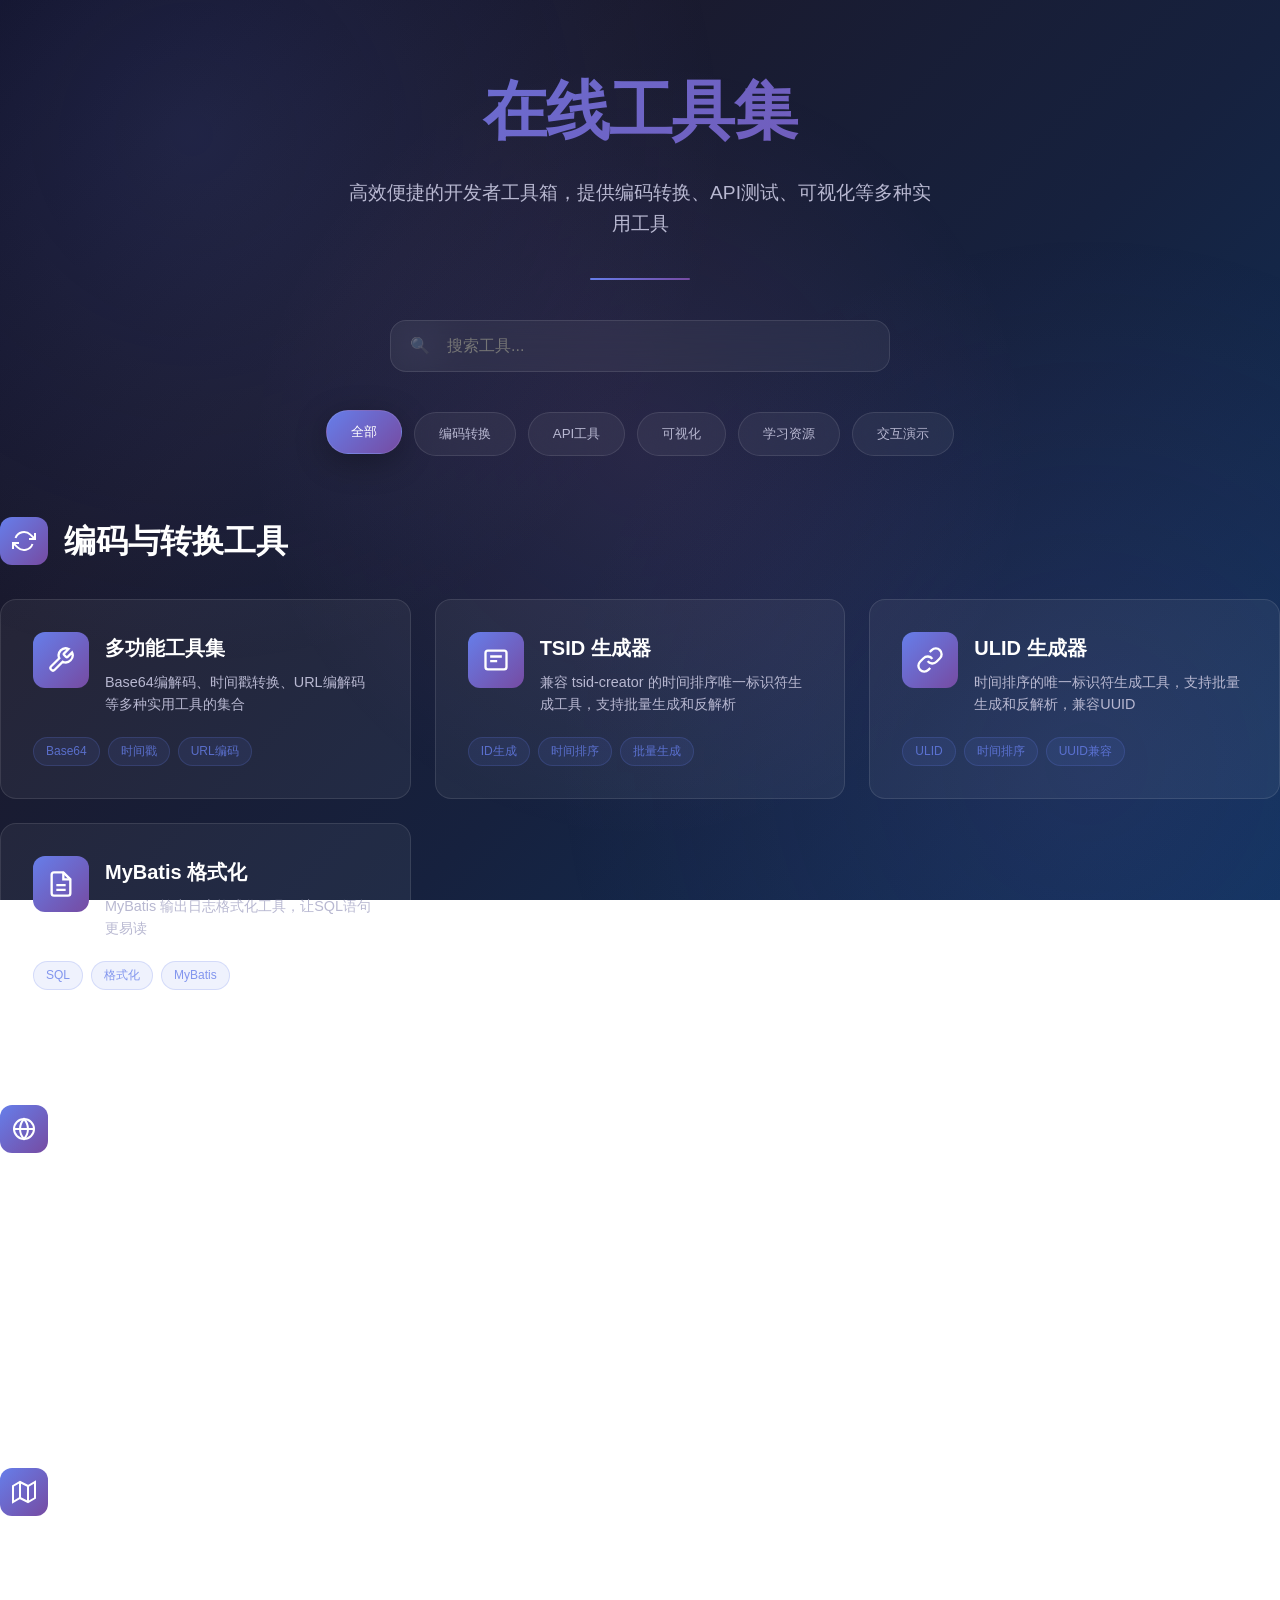
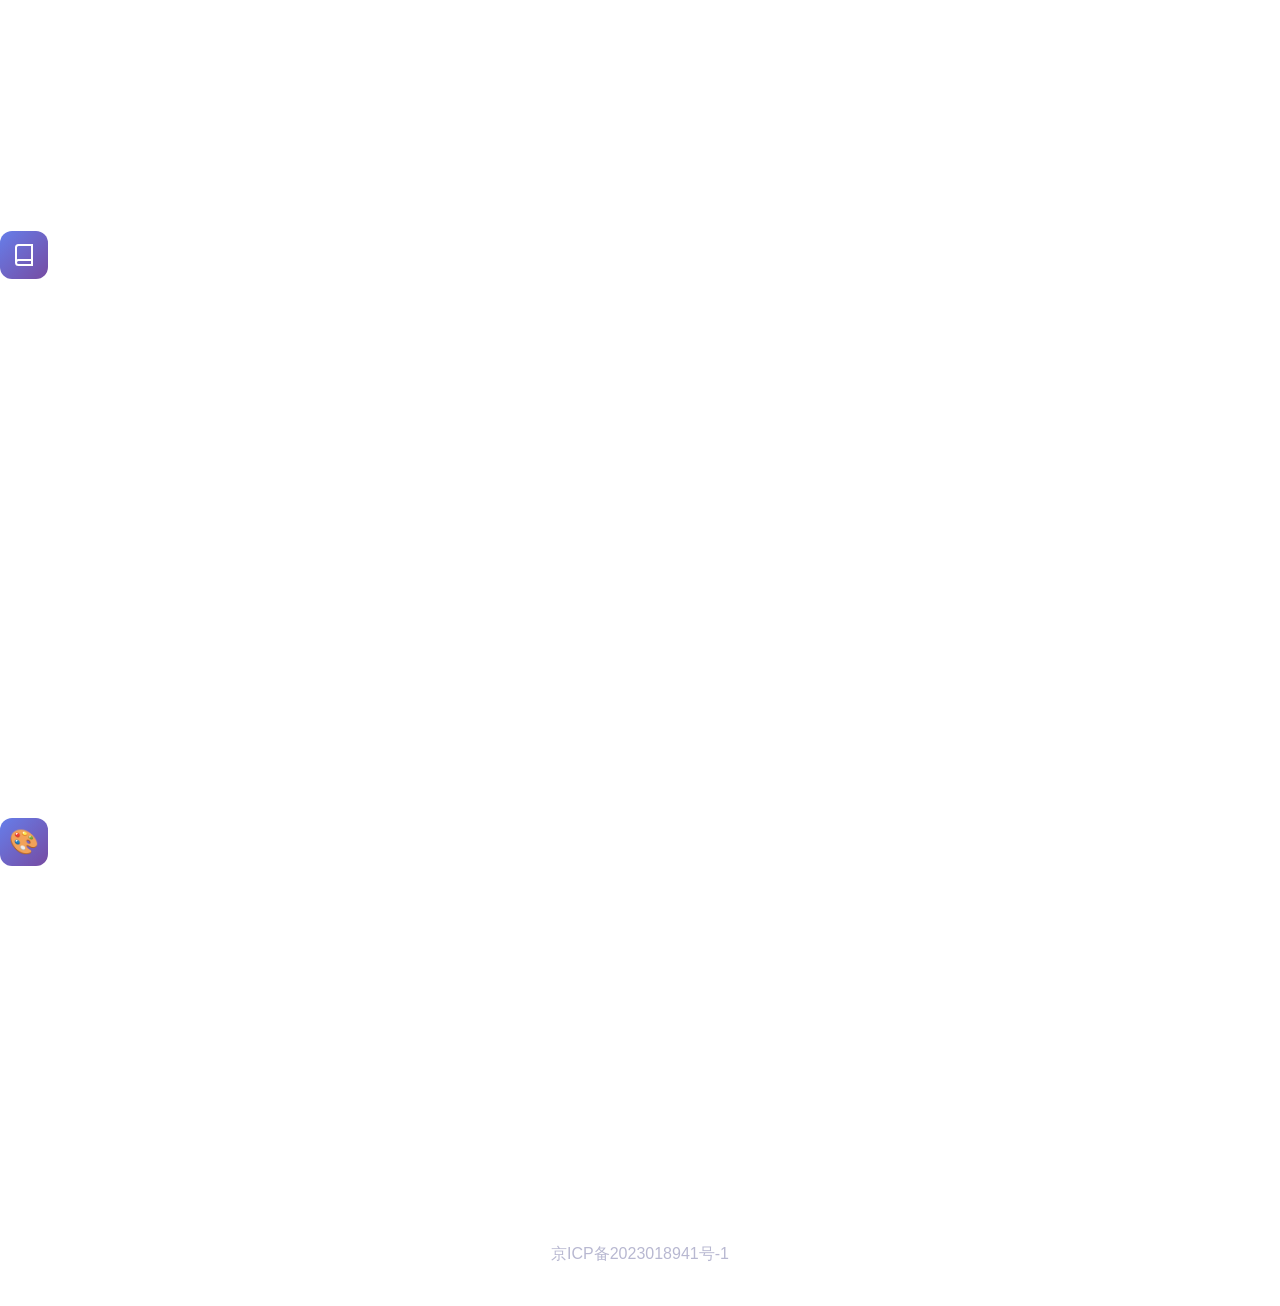
<file: index.html>
<!DOCTYPE html>
<html lang="zh-CN">
<head>
    <meta charset="UTF-8">
    <meta name="viewport" content="width=device-width, initial-scale=1.0">
    <title>在线工具集 - 高效便捷的开发者工具箱</title>
    <script type="text/javascript">
        (function(c,l,a,r,i,t,y){
            c[a]=c[a]||function(){(c[a].q=c[a].q||[]).push(arguments)};
            t=l.createElement(r);t.async=1;t.src="https://www.clarity.ms/tag/"+i;
            y=l.getElementsByTagName(r)[0];y.parentNode.insertBefore(t,y);
        })(window, document, "clarity", "script", "nt3awcx6ci");
    </script>
    <style>
        :root {
            --primary: linear-gradient(135deg, #667eea 0%, #764ba2 100%);
            --secondary: linear-gradient(135deg, #f093fb 0%, #f5576c 100%);
            --success: linear-gradient(135deg, #4facfe 0%, #00f2fe 100%);
            --warning: linear-gradient(135deg, #43e97b 0%, #38f9d7 100%);
            --info: linear-gradient(135deg, #fa709a 0%, #fee140 100%);
            --dark: linear-gradient(135deg, #2c3e50 0%, #34495e 100%);
            
            --bg-primary: #0f0f23;
            --bg-secondary: #1a1a2e;
            --bg-card: rgba(255, 255, 255, 0.05);
            --text-primary: #ffffff;
            --text-secondary: #b8b8d1;
            --border: rgba(255, 255, 255, 0.1);
            --shadow: 0 8px 32px rgba(0, 0, 0, 0.3);
            --shadow-hover: 0 16px 64px rgba(0, 0, 0, 0.4);
            
            --radius: 16px;
            --transition: all 0.4s cubic-bezier(0.25, 0.46, 0.45, 0.94);
        }

        * {
            margin: 0;
            padding: 0;
            box-sizing: border-box;
        }

        body {
            font-family: -apple-system, BlinkMacSystemFont, 'Segoe UI', Roboto, 'Microsoft YaHei', sans-serif;
            background: var(--bg-primary);
            color: var(--text-primary);
            line-height: 1.6;
            overflow-x: hidden;
        }

        /* 背景渐变 */
        body {
            background: linear-gradient(135deg, #0f0f23 0%, #1a1a2e 30%, #16213e 60%, #0f3460 100%);
            background-attachment: fixed;
        }

        /* 环境光效 */
        body::before {
            content: '';
            position: fixed;
            top: 0;
            left: 0;
            width: 100%;
            height: 100%;
            background: 
                radial-gradient(circle at 15% 15%, rgba(102, 126, 234, 0.15) 0%, transparent 40%),
                radial-gradient(circle at 85% 85%, rgba(118, 75, 162, 0.12) 0%, transparent 40%),
                radial-gradient(circle at 50% 50%, rgba(240, 147, 251, 0.08) 0%, transparent 50%);
            z-index: -1;
            animation: ambientPulse 15s ease-in-out infinite alternate;
            pointer-events: none;
        }

        @keyframes ambientPulse {
            0% { 
                opacity: 0.4;
                transform: scale(0.95);
            }
            100% { 
                opacity: 0.8;
                transform: scale(1.05);
            }
        }
            10% {
                opacity: 1;
            }
            90% {
                opacity: 1;
            }
            100% {
                transform: translate(calc(100vw + 100px), -100px);
                opacity: 0;
            }
        }

        .container {
            max-width: 1400px;
            margin: 0 auto;
            padding: 0 20px;
        }

        /* 头部区域 */
        .header {
            text-align: center;
            padding: 60px 0 40px;
            position: relative;
        }

        .header::after {
            content: '';
            position: absolute;
            bottom: 0;
            left: 50%;
            transform: translateX(-50%);
            width: 100px;
            height: 2px;
            background: var(--primary);
            border-radius: 2px;
        }

        .header h1 {
            font-size: clamp(2.5rem, 5vw, 4rem);
            font-weight: 700;
            background: var(--primary);
            -webkit-background-clip: text;
            background-clip: text;
            -webkit-text-fill-color: transparent;
            margin-bottom: 16px;
            letter-spacing: -0.02em;
        }

        .header p {
            font-size: 1.2rem;
            color: var(--text-secondary);
            max-width: 600px;
            margin: 0 auto;
        }

        /* 搜索框 */
        .search-container {
            max-width: 500px;
            margin: 40px auto;
            position: relative;
        }

        .search-box {
            width: 100%;
            padding: 16px 24px 16px 56px;
            background: var(--bg-card);
            border: 1px solid var(--border);
            border-radius: var(--radius);
            color: var(--text-primary);
            font-size: 16px;
            backdrop-filter: blur(20px);
            transition: var(--transition);
        }

        .search-box:focus {
            outline: none;
            border-color: rgba(102, 126, 234, 0.5);
            box-shadow: 0 0 0 4px rgba(102, 126, 234, 0.1);
        }

        .search-icon {
            position: absolute;
            left: 20px;
            top: 50%;
            transform: translateY(-50%);
            color: var(--text-secondary);
        }

        /* 分类导航 */
        .category-nav {
            display: flex;
            justify-content: center;
            gap: 12px;
            margin: 40px 0;
            flex-wrap: wrap;
        }

        .category-btn {
            padding: 12px 24px;
            background: var(--bg-card);
            border: 1px solid var(--border);
            border-radius: 50px;
            color: var(--text-secondary);
            text-decoration: none;
            font-weight: 500;
            transition: var(--transition);
            backdrop-filter: blur(20px);
            cursor: pointer;
        }

        .category-btn:hover,
        .category-btn.active {
            background: var(--primary);
            color: white;
            transform: translateY(-2px);
            box-shadow: var(--shadow);
        }

        .category-btn:focus-visible {
            outline: 2px solid rgba(102, 126, 234, 0.6);
            outline-offset: 2px;
        }

        /* 工具网格 */
        .tools-section {
            margin: 60px 0;
        }

        .category-section {
            margin-bottom: 80px;
            opacity: 0;
            transform: translateY(30px);
            animation: fadeInUp 0.6s ease forwards;
        }

        .category-section:nth-child(2) { animation-delay: 0.1s; }
        .category-section:nth-child(3) { animation-delay: 0.2s; }
        .category-section:nth-child(4) { animation-delay: 0.3s; }
        .category-section:nth-child(5) { animation-delay: 0.4s; }

        @keyframes fadeInUp {
            to {
                opacity: 1;
                transform: translateY(0);
            }
        }

        .category-title {
            font-size: 2rem;
            font-weight: 600;
            margin-bottom: 32px;
            display: flex;
            align-items: center;
            gap: 16px;
        }

        .category-icon {
            width: 48px;
            height: 48px;
            background: var(--primary);
            border-radius: 12px;
            display: flex;
            align-items: center;
            justify-content: center;
            font-size: 24px;
        }

        .category-icon .icon-svg,
        .tool-icon .icon-svg {
            width: 24px;
            height: 24px;
            color: white;
            flex-shrink: 0;
        }

        .tool-icon .icon-svg {
            width: 28px;
            height: 28px;
        }

        .tools-grid {
            display: grid;
            grid-template-columns: repeat(auto-fit, minmax(320px, 1fr));
            gap: 24px;
        }

        /* 工具卡片 */
        .tool-card {
            background: var(--bg-card);
            border: 1px solid var(--border);
            border-radius: var(--radius);
            padding: 32px;
            text-decoration: none;
            color: inherit;
            transition: var(--transition);
            backdrop-filter: blur(20px);
            position: relative;
            overflow: hidden;
            cursor: pointer;
            min-height: 200px;
            display: flex;
            flex-direction: column;
            justify-content: space-between;
        }

        .tool-card::before {
            content: '';
            position: absolute;
            top: 0;
            left: 0;
            right: 0;
            height: 4px;
            background: var(--primary);
            transform: scaleX(0);
            transition: var(--transition);
        }

        .tool-card:hover {
            transform: translateY(-12px) scale(1.02);
            box-shadow: 
                var(--shadow-hover),
                0 0 40px rgba(102, 126, 234, 0.15),
                inset 0 1px 0 rgba(255, 255, 255, 0.1);
            border-color: rgba(102, 126, 234, 0.4);
        }

        .tool-card:hover::before {
            transform: scaleX(1);
            background: linear-gradient(90deg, 
                rgba(102, 126, 234, 0.8) 0%, 
                rgba(118, 75, 162, 0.8) 50%, 
                rgba(102, 126, 234, 0.8) 100%);
            animation: gradientShift 2s ease-in-out infinite;
        }

        .tool-card:hover .tool-icon {
            transform: scale(1.1) rotate(5deg);
            box-shadow: 0 8px 25px rgba(102, 126, 234, 0.3);
        }

        .tool-card:hover .tool-info h3 {
            color: rgba(102, 126, 234, 0.9);
        }

        .tool-card:focus-visible {
            outline: 2px solid rgba(102, 126, 234, 0.6);
            outline-offset: 4px;
        }

        @keyframes gradientShift {
            0%, 100% { 
                background: linear-gradient(90deg, 
                    rgba(102, 126, 234, 0.8) 0%, 
                    rgba(118, 75, 162, 0.8) 50%, 
                    rgba(102, 126, 234, 0.8) 100%);
            }
            50% { 
                background: linear-gradient(90deg, 
                    rgba(118, 75, 162, 0.8) 0%, 
                    rgba(240, 147, 251, 0.8) 50%, 
                    rgba(118, 75, 162, 0.8) 100%);
            }
        }

        .tool-header {
            display: flex;
            align-items: flex-start;
            gap: 16px;
            margin-bottom: 16px;
        }

        .tool-icon {
            width: 56px;
            height: 56px;
            background: var(--primary);
            border-radius: 12px;
            display: flex;
            align-items: center;
            justify-content: center;
            font-size: 28px;
            flex-shrink: 0;
        }

        .tool-info h3 {
            font-size: 1.25rem;
            font-weight: 600;
            margin-bottom: 8px;
            color: var(--text-primary);
        }

        .tool-info p {
            color: var(--text-secondary);
            font-size: 0.9rem;
            line-height: 1.5;
        }

        .tool-tags {
            display: flex;
            gap: 8px;
            flex-wrap: wrap;
            margin-top: auto;
        }

        .tool-tag {
            padding: 4px 12px;
            background: rgba(102, 126, 234, 0.1);
            border: 1px solid rgba(102, 126, 234, 0.2);
            border-radius: 20px;
            font-size: 0.75rem;
            color: rgba(102, 126, 234, 0.8);
        }

        /* 底部 */
        .footer {
            text-align: center;
            padding: 60px 0 40px;
            border-top: 1px solid var(--border);
            margin-top: 80px;
        }

        .footer a {
            color: var(--text-secondary);
            text-decoration: none;
            transition: var(--transition);
        }

        .footer a:hover {
            color: var(--text-primary);
        }

        /* 响应式设计 */
        @media (max-width: 768px) {
            .container {
                padding: 0 16px;
            }

            .header {
                padding: 40px 0 30px;
            }

            .tools-grid {
                grid-template-columns: 1fr;
                gap: 16px;
            }

            .tool-card {
                padding: 24px;
                height: auto;
                min-height: 160px;
            }

            .category-nav {
                gap: 8px;
            }

            .category-btn {
                padding: 8px 16px;
                font-size: 0.9rem;
            }
        }

        /* 隐藏类 */
        .hidden {
            display: none !important;
        }

        /* 加载动画 */
        .loading {
            opacity: 0.6;
            pointer-events: none;
        }

        @media (prefers-reduced-motion: reduce) {
            *, *::before, *::after {
                animation-duration: 0.01ms !important;
                animation-iteration-count: 1 !important;
                transition-duration: 0.01ms !important;
            }
        }
    </style>
</head>
<body>
    <div class="container">
        <!-- 头部区域 -->
        <header class="header">
            <h1>在线工具集</h1>
            <p>高效便捷的开发者工具箱，提供编码转换、API测试、可视化等多种实用工具</p>
        </header>

        <!-- 搜索框 -->
        <div class="search-container">
            <div class="search-icon">🔍</div>
            <input type="text" class="search-box" placeholder="搜索工具..." id="searchInput">
        </div>

        <!-- 分类导航 -->
        <nav class="category-nav">
            <button class="category-btn active" data-category="all">全部</button>
            <button class="category-btn" data-category="encoding">编码转换</button>
            <button class="category-btn" data-category="api">API工具</button>
            <button class="category-btn" data-category="visual">可视化</button>
            <button class="category-btn" data-category="learning">学习资源</button>
            <button class="category-btn" data-category="demo">交互演示</button>
        </nav>

        <!-- 工具区域 -->
        <main class="tools-section">
            <!-- 编码转换工具 -->
            <section class="category-section" data-category="encoding">
                <h2 class="category-title">
                    <div class="category-icon"><svg class="icon-svg" viewBox="0 0 24 24" fill="none" stroke="currentColor" stroke-width="2"><polyline points="23 4 23 10 17 10"/><polyline points="1 20 1 14 7 14"/><path d="M3.51 9a9 9 0 0 1 14.85-3.36L23 10M1 14l4.64 4.36A9 9 0 0 0 20.49 15"/></svg></div>
                    编码与转换工具
                </h2>
                <div class="tools-grid">
                    <a href="tools/multi-tools.html" class="tool-card">
                        <div class="tool-header">
                            <div class="tool-icon"><svg class="icon-svg" viewBox="0 0 24 24" fill="none" stroke="currentColor" stroke-width="2"><path d="M14.7 6.3a1 1 0 0 0 0 1.4l1.6 1.6a1 1 0 0 0 1.4 0l3.77-3.77a6 6 0 0 1-7.94 7.94l-6.91 6.91a2.12 2.12 0 0 1-3-3l6.91-6.91a6 6 0 0 1 7.94-7.94l-3.76 3.76z"/></svg></div>
                            <div class="tool-info">
                                <h3>多功能工具集</h3>
                                <p>Base64编解码、时间戳转换、URL编解码等多种实用工具的集合</p>
                            </div>
                        </div>
                        <div class="tool-tags">
                            <span class="tool-tag">Base64</span>
                            <span class="tool-tag">时间戳</span>
                            <span class="tool-tag">URL编码</span>
                        </div>
                    </a>

                    <a href="tools/js-tsid.html" class="tool-card">
                        <div class="tool-header">
                            <div class="tool-icon"><svg class="icon-svg" viewBox="0 0 24 24" fill="none" stroke="currentColor" stroke-width="2"><rect x="3" y="4" width="18" height="16" rx="2"/><line x1="7" y1="9" x2="17" y2="9"/><line x1="7" y1="13" x2="13" y2="13"/></svg></div>
                            <div class="tool-info">
                                <h3>TSID 生成器</h3>
                                <p>兼容 tsid-creator 的时间排序唯一标识符生成工具，支持批量生成和反解析</p>
                            </div>
                        </div>
                        <div class="tool-tags">
                            <span class="tool-tag">ID生成</span>
                            <span class="tool-tag">时间排序</span>
                            <span class="tool-tag">批量生成</span>
                        </div>
                    </a>

                    <a href="tools/js-ulid.html" class="tool-card">
                        <div class="tool-header">
                            <div class="tool-icon"><svg class="icon-svg" viewBox="0 0 24 24" fill="none" stroke="currentColor" stroke-width="2"><path d="M10 13a5 5 0 0 0 7.54.54l3-3a5 5 0 0 0-7.07-7.07l-1.72 1.71"/><path d="M14 11a5 5 0 0 0-7.54-.54l-3 3a5 5 0 0 0 7.07 7.07l1.71-1.71"/></svg></div>
                            <div class="tool-info">
                                <h3>ULID 生成器</h3>
                                <p>时间排序的唯一标识符生成工具，支持批量生成和反解析，兼容UUID</p>
                            </div>
                        </div>
                        <div class="tool-tags">
                            <span class="tool-tag">ULID</span>
                            <span class="tool-tag">时间排序</span>
                            <span class="tool-tag">UUID兼容</span>
                        </div>
                    </a>

                    <a href="tools/mybatis-format.html" class="tool-card">
                        <div class="tool-header">
                            <div class="tool-icon"><svg class="icon-svg" viewBox="0 0 24 24" fill="none" stroke="currentColor" stroke-width="2"><path d="M14 2H6a2 2 0 0 0-2 2v16a2 2 0 0 0 2 2h12a2 2 0 0 0 2-2V8z"/><polyline points="14 2 14 8 20 8"/><line x1="16" y1="13" x2="8" y2="13"/><line x1="16" y1="17" x2="8" y2="17"/></svg></div>
                            <div class="tool-info">
                                <h3>MyBatis 格式化</h3>
                                <p>MyBatis 输出日志格式化工具，让SQL语句更易读</p>
                            </div>
                        </div>
                        <div class="tool-tags">
                            <span class="tool-tag">SQL</span>
                            <span class="tool-tag">格式化</span>
                            <span class="tool-tag">MyBatis</span>
                        </div>
                    </a>
                </div>
            </section>

            <!-- API工具 -->
            <section class="category-section" data-category="api">
                <h2 class="category-title">
                    <div class="category-icon"><svg class="icon-svg" viewBox="0 0 24 24" fill="none" stroke="currentColor" stroke-width="2"><circle cx="12" cy="12" r="10"/><line x1="2" y1="12" x2="22" y2="12"/><path d="M12 2a15.3 15.3 0 0 1 4 10 15.3 15.3 0 0 1-4 10 15.3 15.3 0 0 1-4-10 15.3 15.3 0 0 1 4-10z"/></svg></div>
                    API 与测试工具
                </h2>
                <div class="tools-grid">
                    <a href="tools/https-test.html" class="tool-card">
                        <div class="tool-header">
                            <div class="tool-icon"><svg class="icon-svg" viewBox="0 0 24 24" fill="none" stroke="currentColor" stroke-width="2"><path d="M14.7 6.3a1 1 0 0 0 0 1.4l1.6 1.6a1 1 0 0 0 1.4 0l3.77-3.77a6 6 0 0 1-7.94 7.94l-6.91 6.91a2.12 2.12 0 0 1-3-3l6.91-6.91a6 6 0 0 1 7.94-7.94l-3.76 3.76z"/></svg></div>
                            <div class="tool-info">
                                <h3>API 测试工具</h3>
                                <p>简单易用的 HTTP 请求测试工具，支持GET、POST、PUT、DELETE等多种请求方法</p>
                            </div>
                        </div>
                        <div class="tool-tags">
                            <span class="tool-tag">HTTP</span>
                            <span class="tool-tag">API测试</span>
                            <span class="tool-tag">请求调试</span>
                        </div>
                    </a>
                </div>
            </section>

            <!-- 可视化工具 -->
            <section class="category-section" data-category="visual">
                <h2 class="category-title">
                    <div class="category-icon"><svg class="icon-svg" viewBox="0 0 24 24" fill="none" stroke="currentColor" stroke-width="2"><polygon points="1 6 1 22 8 18 16 22 23 18 23 2 16 6 8 2 1 6"/><line x1="8" y1="2" x2="8" y2="18"/><line x1="16" y1="6" x2="16" y2="22"/></svg></div>
                    地图与可视化
                </h2>
                <div class="tools-grid">
                    <a href="botw/index.html" class="tool-card">
                        <div class="tool-header">
                            <div class="tool-icon"><svg class="icon-svg" viewBox="0 0 24 24" fill="none" stroke="currentColor" stroke-width="2"><rect x="2" y="6" width="20" height="12" rx="2"/><line x1="6" y1="12" x2="10" y2="12"/><line x1="8" y1="10" x2="8" y2="14"/><circle cx="17" cy="10" r="1"/><circle cx="15" cy="14" r="1"/></svg></div>
                            <div class="tool-info">
                                <h3>旷野之息地图</h3>
                                <p>塞尔达传说：旷野之息互动地图，探索海拉鲁大陆的每一个角落</p>
                            </div>
                        </div>
                        <div class="tool-tags">
                            <span class="tool-tag">游戏地图</span>
                            <span class="tool-tag">交互式</span>
                            <span class="tool-tag">塞尔达</span>
                        </div>
                    </a>

                    <a href="hdmap/" class="tool-card">
                        <div class="tool-header">
                            <div class="tool-icon"><svg class="icon-svg" viewBox="0 0 24 24" fill="none" stroke="currentColor" stroke-width="2"><path d="M4 19h4v2H4v-2z"/><path d="M9 19h6v2H9v-2z"/><path d="M3 17h18v2H3v-2z"/><path d="M5 17V7a2 2 0 0 1 2-2h10a2 2 0 0 1 2 2v10"/><path d="M12 7V3"/></svg></div>
                            <div class="tool-info">
                                <h3>高精度地图</h3>
                                <p>高精度地图数据可视化展示，支持道路、建筑等地理信息的详细显示</p>
                            </div>
                        </div>
                        <div class="tool-tags">
                            <span class="tool-tag">地图</span>
                            <span class="tool-tag">高精度</span>
                            <span class="tool-tag">可视化</span>
                        </div>
                    </a>
                </div>
            </section>

            <!-- 学习资源 -->
            <section class="category-section" data-category="learning">
                <h2 class="category-title">
                    <div class="category-icon"><svg class="icon-svg" viewBox="0 0 24 24" fill="none" stroke="currentColor" stroke-width="2"><path d="M4 19.5A2.5 2.5 0 0 1 6.5 17H20"/><path d="M6.5 2H20v20H6.5A2.5 2.5 0 0 1 4 19.5v-15A2.5 2.5 0 0 1 6.5 2z"/></svg></div>
                    学习资源
                </h2>
                <div class="tools-grid">
                    <a href="https://md.aclickall.com/" class="tool-card">
                        <div class="tool-header">
                            <div class="tool-icon"><svg class="icon-svg" viewBox="0 0 24 24" fill="none" stroke="currentColor" stroke-width="2"><path d="M12 19l7-7 3 3-7 7-3-3z"/><path d="M18 13l-1.5-7.5L2 2l3.5 14.5L13 18l5-5z"/><path d="M2 2l7.586 7.586"/><circle cx="11" cy="11" r="2"/></svg></div>
                            <div class="tool-info">
                                <h3>Markdown 编辑器</h3>
                                <p>功能强大的在线 Markdown 编辑与预览工具，支持实时预览和导出</p>
                            </div>
                        </div>
                        <div class="tool-tags">
                            <span class="tool-tag">Markdown</span>
                            <span class="tool-tag">编辑器</span>
                            <span class="tool-tag">实时预览</span>
                        </div>
                    </a>

                    <a href="study/opencv/OpenCV 教程（1）：图片、视频基本操作.html" class="tool-card">
                        <div class="tool-header">
                            <div class="tool-icon"><svg class="icon-svg" viewBox="0 0 24 24" fill="none" stroke="currentColor" stroke-width="2"><path d="M23 19a2 2 0 0 1-2 2H3a2 2 0 0 1-2-2V8a2 2 0 0 1 2-2h4l2-3h6l2 3h4a2 2 0 0 1 2 2z"/><circle cx="12" cy="13" r="4"/></svg></div>
                            <div class="tool-info">
                                <h3>OpenCV 基础教程</h3>
                                <p>OpenCV 图片、视频基本操作教程，从入门到实践</p>
                            </div>
                        </div>
                        <div class="tool-tags">
                            <span class="tool-tag">OpenCV</span>
                            <span class="tool-tag">图像处理</span>
                            <span class="tool-tag">基础教程</span>
                        </div>
                    </a>

                    <a href="study/opencv/OpenCV 教程（2）：进阶操作.html" class="tool-card">
                        <div class="tool-header">
                            <div class="tool-icon"><svg class="icon-svg" viewBox="0 0 24 24" fill="none" stroke="currentColor" stroke-width="2"><circle cx="11" cy="11" r="8"/><line x1="21" y1="21" x2="16.65" y2="16.65"/></svg></div>
                            <div class="tool-info">
                                <h3>OpenCV 进阶教程</h3>
                                <p>OpenCV 进阶操作教程，深入学习图像处理技术</p>
                            </div>
                        </div>
                        <div class="tool-tags">
                            <span class="tool-tag">OpenCV</span>
                            <span class="tool-tag">进阶</span>
                            <span class="tool-tag">图像算法</span>
                        </div>
                    </a>

                    <a href="study/opencv/OpenCV 教程（3）：高级与其他.html" class="tool-card">
                        <div class="tool-header">
                            <div class="tool-icon"><svg class="icon-svg" viewBox="0 0 24 24" fill="none" stroke="currentColor" stroke-width="2"><circle cx="12" cy="12" r="10"/><circle cx="12" cy="12" r="6"/><circle cx="12" cy="12" r="2"/></svg></div>
                            <div class="tool-info">
                                <h3>OpenCV 高级教程</h3>
                                <p>OpenCV 高级功能与其他实用技术，掌握专业级图像处理</p>
                            </div>
                        </div>
                        <div class="tool-tags">
                            <span class="tool-tag">OpenCV</span>
                            <span class="tool-tag">高级</span>
                            <span class="tool-tag">专业级</span>
                        </div>
                    </a>
                </div>
            </section>

            <!-- 交互演示 -->
            <section class="category-section" data-category="demo">
                <h2 class="category-title">
                    <div class="category-icon">🎨</div>
                    交互演示
                </h2>
                <div class="tools-grid">
                    <a href="sandbox/click.html" class="tool-card">
                        <div class="tool-header">
                            <div class="tool-icon"><svg class="icon-svg" viewBox="0 0 24 24" fill="none" stroke="currentColor" stroke-width="2"><path d="M12 19V5M5 12l7-7 7 7"/></svg></div>
                            <div class="tool-info">
                                <h3>可交互道路</h3>
                                <p>可点击交互的道路演示，体验直观的用户界面交互效果</p>
                            </div>
                        </div>
                        <div class="tool-tags">
                            <span class="tool-tag">交互</span>
                            <span class="tool-tag">道路</span>
                            <span class="tool-tag">点击</span>
                        </div>
                    </a>

                    <a href="sandbox/city.html" class="tool-card">
                        <div class="tool-header">
                            <div class="tool-icon"><svg class="icon-svg" viewBox="0 0 24 24" fill="none" stroke="currentColor" stroke-width="2"><rect x="4" y="2" width="16" height="20" rx="1"/><path d="M9 22V12h6v10M6 6h2M6 10h2M6 14h2M11 6h2M11 10h2M11 14h2M16 6h2M16 10h2M16 14h2"/></svg></div>
                            <div class="tool-info">
                                <h3>复杂城市模型</h3>
                                <p>3D 城市模型可视化演示，展示复杂的城市建筑和道路网络</p>
                            </div>
                        </div>
                        <div class="tool-tags">
                            <span class="tool-tag">3D</span>
                            <span class="tool-tag">城市模型</span>
                            <span class="tool-tag">可视化</span>
                        </div>
                    </a>

                    <a href="sandbox/drag.html" class="tool-card">
                        <div class="tool-header">
                            <div class="tool-icon"><svg class="icon-svg" viewBox="0 0 24 24" fill="none" stroke="currentColor" stroke-width="2"><path d="M18 11V6a2 2 0 0 0-2-2v0a2 2 0 0 0-2 2v0M14 10V4a2 2 0 0 0-2-2v0a2 2 0 0 0-2 2v2M10 10.5V6a2 2 0 0 0-2-2v0a2 2 0 0 0-2 2v8"/><path d="M18 8a2 2 0 1 1 4 0v6a8 8 0 0 1-8 8h-2c-2.8 0-4.5-.86-5.99-2.34l-3.6-3.6a2 2 0 0 1 2.83-2.82L7 15"/></svg></div>
                            <div class="tool-info">
                                <h3>拖动物体到道路</h3>
                                <p>拖拽交互演示，体验流畅的拖放操作和物理交互效果</p>
                            </div>
                        </div>
                        <div class="tool-tags">
                            <span class="tool-tag">拖拽</span>
                            <span class="tool-tag">交互</span>
                            <span class="tool-tag">物理</span>
                        </div>
                    </a>
                </div>
            </section>
        </main>

        <!-- 底部 -->
        <footer class="footer">
            <p><a href="https://beian.miit.gov.cn/" target="_blank">京ICP备2023018941号-1</a></p>
        </footer>
    </div>

    <script>
        // 搜索功能
        const searchInput = document.getElementById('searchInput');
        const toolCards = document.querySelectorAll('.tool-card');
        const categoryBtns = document.querySelectorAll('.category-btn');
        const categorySections = document.querySelectorAll('.category-section');

        // 搜索功能
        searchInput.addEventListener('input', function() {
            const searchTerm = this.value.toLowerCase();
            
            toolCards.forEach(card => {
                const title = card.querySelector('h3').textContent.toLowerCase();
                const description = card.querySelector('p').textContent.toLowerCase();
                const tags = Array.from(card.querySelectorAll('.tool-tag')).map(tag => tag.textContent.toLowerCase()).join(' ');
                
                const isMatch = title.includes(searchTerm) || 
                               description.includes(searchTerm) || 
                               tags.includes(searchTerm);
                
                card.style.display = isMatch ? 'block' : 'none';
            });

            // 隐藏空的分类
            categorySections.forEach(section => {
                const visibleCards = section.querySelectorAll('.tool-card[style="display: block"], .tool-card:not([style*="display: none"])');
                section.style.display = visibleCards.length > 0 ? 'block' : 'none';
            });
        });

        // 分类筛选
        categoryBtns.forEach(btn => {
            btn.addEventListener('click', function() {
                const category = this.dataset.category;
                
                // 更新按钮状态
                categoryBtns.forEach(b => b.classList.remove('active'));
                this.classList.add('active');
                
                // 清空搜索
                searchInput.value = '';
                
                // 显示/隐藏分类
                if (category === 'all') {
                    categorySections.forEach(section => {
                        section.style.display = 'block';
                    });
                    toolCards.forEach(card => {
                        card.style.display = 'block';
                    });
                } else {
                    categorySections.forEach(section => {
                        const shouldShow = section.dataset.category === category;
                        section.style.display = shouldShow ? 'block' : 'none';
                    });
                }
            });
        });

        // 卡片点击效果
        toolCards.forEach(card => {
            card.addEventListener('click', function(e) {
                // 添加点击动画
                this.style.transform = 'translateY(-8px) scale(0.98)';
                setTimeout(() => {
                    this.style.transform = '';
                }, 150);
            });
        });

        // 平滑滚动到顶部
        function scrollToTop() {
            window.scrollTo({
                top: 0,
                behavior: 'smooth'
            });
        }

        // 键盘快捷键
        document.addEventListener('keydown', function(e) {
            // Ctrl/Cmd + K 聚焦搜索框
            if ((e.ctrlKey || e.metaKey) && e.key === 'k') {
                e.preventDefault();
                searchInput.focus();
            }
            
            // ESC 清空搜索
            if (e.key === 'Escape') {
                searchInput.value = '';
                searchInput.dispatchEvent(new Event('input'));
                searchInput.blur();
            }
        });

        // 添加搜索框提示
        searchInput.addEventListener('focus', function() {
            this.placeholder = '输入工具名称、描述或标签进行搜索...';
        });

        searchInput.addEventListener('blur', function() {
            this.placeholder = '搜索工具...';
        });

        // 粒子效果系统
</body>
</html>
</file>
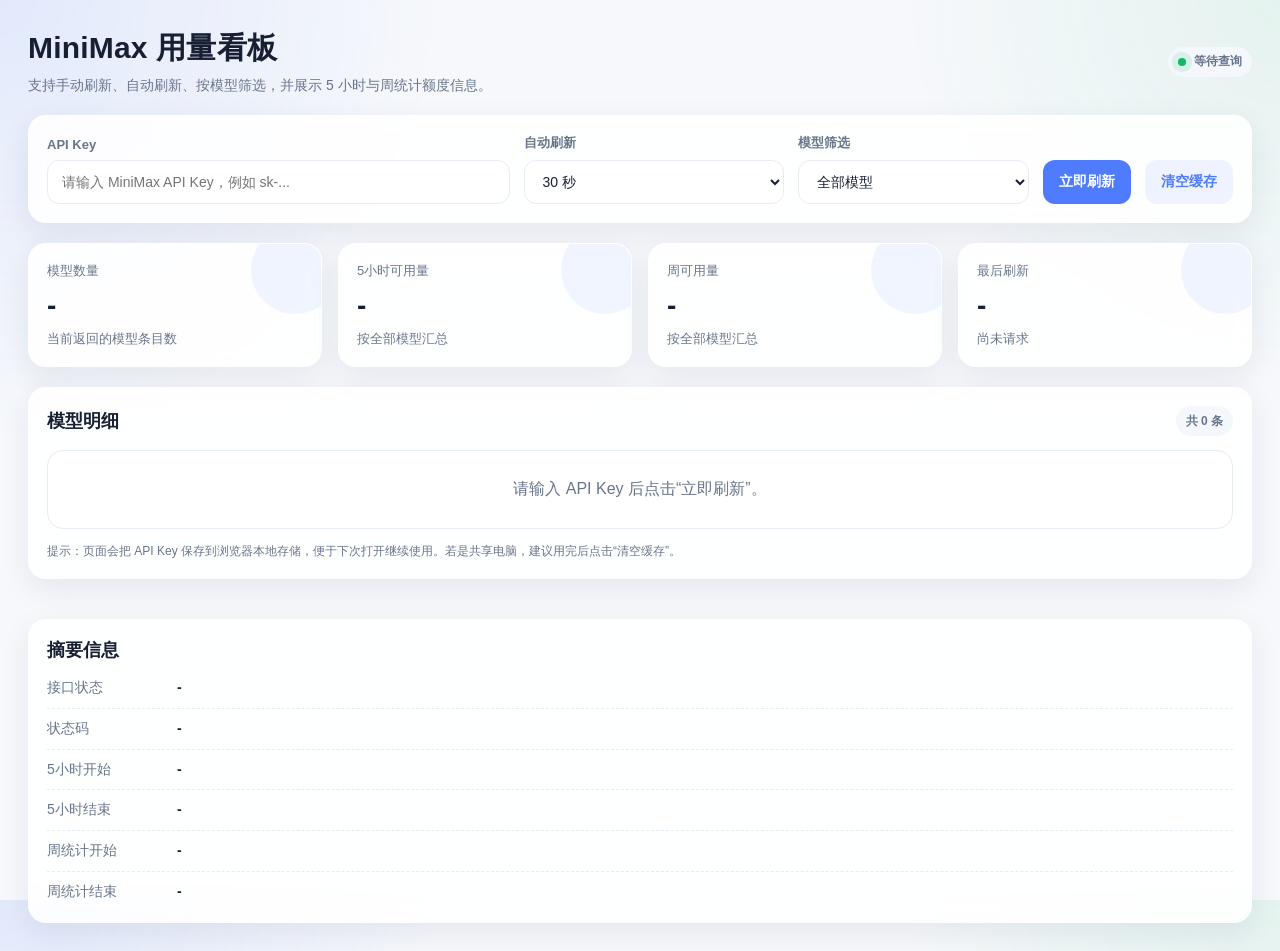
<file: aitools/minimax_usage_dashboard.html>
<!DOCTYPE html>
<html lang="zh-CN">
<head>
  <meta charset="UTF-8" />
  <meta name="viewport" content="width=device-width, initial-scale=1.0" />
  <title>MiniMax 用量看板</title>
  <style>
    :root {
      --bg: #f6f8fb;
      --panel: rgba(255,255,255,0.88);
      --panel-strong: #ffffff;
      --text: #172033;
      --muted: #68758a;
      --line: #e7ebf3;
      --primary: #4f7cff;
      --primary-soft: rgba(79,124,255,0.12);
      --success: #12b76a;
      --warn: #f79009;
      --danger: #f04438;
      --shadow: 0 10px 30px rgba(25, 36, 74, 0.08);
      --radius: 18px;
    }

    * { box-sizing: border-box; }
    html, body { height: 100%; }
    body {
      margin: 0;
      font-family: -apple-system, BlinkMacSystemFont, "Segoe UI", Roboto, "PingFang SC", "Hiragino Sans GB", "Microsoft YaHei", sans-serif;
      background:
        radial-gradient(circle at top left, rgba(79,124,255,0.12), transparent 28%),
        radial-gradient(circle at top right, rgba(18,183,106,0.08), transparent 24%),
        var(--bg);
      color: var(--text);
    }

    .container {
      max-width: 1440px;
      margin: 0 auto;
      padding: 28px;
    }

    .topbar {
      display: flex;
      align-items: center;
      justify-content: space-between;
      gap: 16px;
      margin-bottom: 20px;
      flex-wrap: wrap;
    }

    .title-wrap h1 {
      margin: 0;
      font-size: 30px;
      font-weight: 800;
      letter-spacing: 0.2px;
    }

    .title-wrap p {
      margin: 8px 0 0;
      color: var(--muted);
      font-size: 14px;
    }

    .toolbar {
      display: flex;
      align-items: center;
      gap: 10px;
      flex-wrap: wrap;
    }

    .panel {
      background: var(--panel);
      border: 1px solid rgba(255,255,255,0.6);
      box-shadow: var(--shadow);
      backdrop-filter: blur(10px);
      border-radius: var(--radius);
    }

    .controls {
      padding: 18px;
      display: grid;
      grid-template-columns: 1.6fr 0.9fr 0.8fr auto auto;
      gap: 14px;
      margin-bottom: 20px;
      align-items: end;
    }

    .field {
      display: flex;
      flex-direction: column;
      gap: 8px;
    }

    .field label {
      font-size: 13px;
      color: var(--muted);
      font-weight: 600;
    }

    .input, .select {
      width: 100%;
      height: 44px;
      border-radius: 12px;
      border: 1px solid var(--line);
      padding: 0 14px;
      outline: none;
      background: var(--panel-strong);
      color: var(--text);
      font-size: 14px;
    }

    .input:focus, .select:focus {
      border-color: var(--primary);
      box-shadow: 0 0 0 4px var(--primary-soft);
    }

    .btn {
      height: 44px;
      border: 0;
      border-radius: 12px;
      padding: 0 16px;
      cursor: pointer;
      font-weight: 700;
      font-size: 14px;
      transition: transform 0.12s ease, opacity 0.12s ease, background 0.12s ease;
    }

    .btn:hover { transform: translateY(-1px); }
    .btn:active { transform: translateY(0); }
    .btn-primary {
      background: var(--primary);
      color: #fff;
    }
    .btn-secondary {
      background: #eef3ff;
      color: var(--primary);
    }

    .stats {
      display: grid;
      grid-template-columns: repeat(4, 1fr);
      gap: 16px;
      margin-bottom: 20px;
    }

    .stat-card {
      padding: 18px;
      position: relative;
      overflow: hidden;
    }

    .stat-card::after {
      content: "";
      position: absolute;
      right: -18px;
      top: -18px;
      width: 88px;
      height: 88px;
      border-radius: 50%;
      background: rgba(79,124,255,0.08);
    }

    .stat-label {
      font-size: 13px;
      color: var(--muted);
      margin-bottom: 10px;
      position: relative;
      z-index: 1;
    }

    .stat-value {
      font-size: 28px;
      font-weight: 800;
      position: relative;
      z-index: 1;
    }

    .stat-sub {
      margin-top: 8px;
      color: var(--muted);
      font-size: 13px;
      position: relative;
      z-index: 1;
    }

    .layout {
      display: grid;
      grid-template-columns: 1fr;
      gap: 20px;
      align-items: start;
    }

    .section {
      padding: 18px;
    }

    .section-head {
      display: flex;
      align-items: center;
      justify-content: space-between;
      gap: 12px;
      margin-bottom: 14px;
      flex-wrap: wrap;
    }

    .section-title {
      font-size: 18px;
      font-weight: 800;
      margin: 0;
    }

    .badge {
      display: inline-flex;
      align-items: center;
      gap: 8px;
      height: 30px;
      padding: 0 10px;
      border-radius: 999px;
      background: #f4f7fc;
      color: var(--muted);
      font-size: 12px;
      font-weight: 700;
    }

    .dot {
      width: 8px;
      height: 8px;
      border-radius: 50%;
      background: var(--success);
      box-shadow: 0 0 0 6px rgba(18,183,106,0.12);
    }

    .table-wrap {
      overflow: auto;
      border: 1px solid var(--line);
      border-radius: 16px;
      background: #fff;
      max-width: 100%;
    }

    table {
      width: 100%;
      border-collapse: collapse;
      table-layout: fixed;
      min-width: 100%;
    }

    thead th {
      position: sticky;
      top: 0;
      z-index: 1;
      background: #f8faff;
      color: #445268;
      font-size: 13px;
      font-weight: 800;
      text-align: left;
      padding: 14px 12px;
      border-bottom: 1px solid var(--line);
      white-space: normal;
      word-break: break-word;
      line-height: 1.4;
    }

    tbody td {
      padding: 14px 12px;
      border-bottom: 1px solid #f0f3f8;
      font-size: 13px;
      vertical-align: middle;
      white-space: normal;
      word-break: break-word;
      line-height: 1.5;
    }

    tbody tr:hover { background: #fbfcff; }

    .model-name {
      font-weight: 700;
      color: #22304a;
    }

    .progress-wrap {
      position: relative;
      display: flex;
      align-items: center;
      gap: 10px;
      width: 180px;
      max-width: 100%;
    }

    .progress {
      flex: 1;
      height: 14px;
      background: #edf1f7;
      border-radius: 999px;
      overflow: hidden;
      position: relative;
      cursor: pointer;
    }

    .progress > span {
      display: block;
      height: 100%;
      border-radius: 999px;
      background: linear-gradient(90deg, var(--primary), #7b9dff);
    }

    .progress-percent {
      min-width: 44px;
      font-size: 12px;
      font-weight: 700;
      color: #445268;
      text-align: right;
    }

    .progress-tip {
      position: absolute;
      left: 50%;
      bottom: calc(100% + 8px);
      transform: translateX(-50%) translateY(4px);
      background: rgba(17, 24, 39, 0.96);
      color: #fff;
      font-size: 12px;
      line-height: 1;
      padding: 7px 9px;
      border-radius: 8px;
      white-space: nowrap;
      pointer-events: none;
      opacity: 0;
      visibility: hidden;
      transition: opacity 0.05s ease, transform 0.05s ease, visibility 0.05s ease;
      box-shadow: 0 8px 20px rgba(15, 23, 42, 0.18);
      z-index: 5;
    }

    .progress-tip::after {
      content: "";
      position: absolute;
      left: 50%;
      top: 100%;
      transform: translateX(-50%);
      border: 5px solid transparent;
      border-top-color: rgba(17, 24, 39, 0.96);
    }

    .progress:hover + .progress-tip,
    .progress-wrap:hover .progress-tip {
      opacity: 1;
      visibility: visible;
      transform: translateX(-50%) translateY(0);
    }

    .right-col {
      display: grid;
      gap: 20px;
    }

    .kv {
      display: grid;
      grid-template-columns: 120px 1fr;
      gap: 10px;
      font-size: 14px;
      line-height: 1.7;
    }

    .kv + .kv {
      margin-top: 8px;
      padding-top: 8px;
      border-top: 1px dashed var(--line);
    }

    .kv .k { color: var(--muted); }
    .kv .v { color: var(--text); font-weight: 600; word-break: break-all; }

    .code-box {
      margin-top: 12px;
      background: #0f172a;
      color: #dbe7ff;
      border-radius: 14px;
      padding: 14px;
      font-size: 12px;
      line-height: 1.6;
      overflow: auto;
      max-height: 360px;
      white-space: pre-wrap;
      word-break: break-word;
    }

    .muted {
      color: var(--muted);
      font-size: 13px;
    }

    .empty, .error {
      padding: 28px;
      text-align: center;
      color: var(--muted);
    }

    .error {
      color: var(--danger);
      background: rgba(240,68,56,0.06);
      border: 1px solid rgba(240,68,56,0.12);
      border-radius: 14px;
    }

    .footer-tip {
      margin-top: 14px;
      font-size: 12px;
      color: var(--muted);
    }

    @media (max-width: 1200px) {
      .controls { grid-template-columns: 1fr 1fr 1fr; }
      .layout { grid-template-columns: 1fr; }
      .right-col { grid-template-columns: 1fr 1fr; }
    }

    @media (max-width: 900px) {
      .stats { grid-template-columns: repeat(2, 1fr); }
      .controls { grid-template-columns: 1fr; }
      .right-col { grid-template-columns: 1fr; }
    }

    @media (max-width: 640px) {
      .container { padding: 16px; }
      .stats { grid-template-columns: 1fr; }
      .title-wrap h1 { font-size: 24px; }
    }
  </style>
</head>
<body>
  <div class="container">
    <div class="topbar">
      <div class="title-wrap">
        <h1>MiniMax 用量看板</h1>
        <p>支持手动刷新、自动刷新、按模型筛选，并展示 5 小时与周统计额度信息。</p>
      </div>
      <div class="toolbar">
        <span class="badge"><span class="dot"></span><span id="statusText">等待查询</span></span>
      </div>
    </div>

    <div class="controls panel">
      <div class="field">
        <label for="apiKey">API Key</label>
        <input id="apiKey" class="input" type="password" placeholder="请输入 MiniMax API Key，例如 sk-..." />
      </div>
      <div class="field">
        <label for="refreshInterval">自动刷新</label>
        <select id="refreshInterval" class="select">
          <option value="0">关闭</option>
          <option value="10">10 秒</option>
          <option value="30" selected>30 秒</option>
          <option value="60">60 秒</option>
          <option value="300">5 分钟</option>
        </select>
      </div>
      <div class="field">
        <label for="modelFilter">模型筛选</label>
        <select id="modelFilter" class="select">
          <option value="">全部模型</option>
        </select>
      </div>
      <button id="fetchBtn" class="btn btn-primary">立即刷新</button>
      <button id="clearBtn" class="btn btn-secondary">清空缓存</button>
    </div>

    <div class="stats">
      <div class="stat-card panel">
        <div class="stat-label">模型数量</div>
        <div class="stat-value" id="statModels">-</div>
        <div class="stat-sub">当前返回的模型条目数</div>
      </div>
      <div class="stat-card panel">
        <div class="stat-label">5小时可用量</div>
        <div class="stat-value" id="statRemaining">-</div>
        <div class="stat-sub" id="statRemainingSub">按全部模型汇总</div>
      </div>
      <div class="stat-card panel">
        <div class="stat-label">周可用量</div>
        <div class="stat-value" id="statWeeklyRemaining">-</div>
        <div class="stat-sub" id="statWeeklySub">按全部模型汇总</div>
      </div>
      <div class="stat-card panel">
        <div class="stat-label">最后刷新</div>
        <div class="stat-value" id="statLastTime">-</div>
        <div class="stat-sub" id="statLastResult">尚未请求</div>
      </div>
    </div>

    <div class="layout">
      <div class="section panel">
        <div class="section-head">
          <h2 class="section-title">模型明细</h2>
          <span class="badge" id="tableMeta">共 0 条</span>
        </div>
        <div id="tableContainer" class="table-wrap">
          <div class="empty">请输入 API Key 后点击“立即刷新”。</div>
        </div>
        <div class="footer-tip">提示：页面会把 API Key 保存到浏览器本地存储，便于下次打开继续使用。若是共享电脑，建议用完后点击“清空缓存”。</div>
      </div>

      <div class="section panel" style="margin-top:20px;">
        <div class="section-head">
          <h2 class="section-title">摘要信息</h2>
        </div>
        <div class="kv"><div class="k">接口状态</div><div class="v" id="baseStatus">-</div></div>
        <div class="kv"><div class="k">状态码</div><div class="v" id="baseCode">-</div></div>
        <div class="kv"><div class="k">5小时开始</div><div class="v" id="minStart">-</div></div>
        <div class="kv"><div class="k">5小时结束</div><div class="v" id="maxEnd">-</div></div>
        <div class="kv"><div class="k">周统计开始</div><div class="v" id="minWeekStart">-</div></div>
        <div class="kv"><div class="k">周统计结束</div><div class="v" id="maxWeekEnd">-</div></div>
      </div>
    </div>
  </div>

  <script>
    const API_URL = 'https://www.minimaxi.com/v1/api/openplatform/coding_plan/remains';
    const STORAGE_KEY = 'minimax_usage_dashboard_v1';

    const els = {
      apiKey: document.getElementById('apiKey'),
      refreshInterval: document.getElementById('refreshInterval'),
      modelFilter: document.getElementById('modelFilter'),
      fetchBtn: document.getElementById('fetchBtn'),
      clearBtn: document.getElementById('clearBtn'),
      statusText: document.getElementById('statusText'),
      statModels: document.getElementById('statModels'),
      statRemaining: document.getElementById('statRemaining'),
      statWeeklyRemaining: document.getElementById('statWeeklyRemaining'),
      statRemainingSub: document.getElementById('statRemainingSub'),
      statWeeklySub: document.getElementById('statWeeklySub'),
      statLastTime: document.getElementById('statLastTime'),
      statLastResult: document.getElementById('statLastResult'),
      tableContainer: document.getElementById('tableContainer'),
      tableMeta: document.getElementById('tableMeta'),      baseStatus: document.getElementById('baseStatus'),
      baseCode: document.getElementById('baseCode'),
      minStart: document.getElementById('minStart'),
      maxEnd: document.getElementById('maxEnd'),
      minWeekStart: document.getElementById('minWeekStart'),
      maxWeekEnd: document.getElementById('maxWeekEnd')
    };

    let state = {
      timer: null,
      lastData: null
    };

    function saveSettings() {
      localStorage.setItem(STORAGE_KEY, JSON.stringify({
        apiKey: els.apiKey.value,
        refreshInterval: els.refreshInterval.value,
        modelFilter: els.modelFilter.value
      }));
    }

    function loadSettings() {
      try {
        const raw = localStorage.getItem(STORAGE_KEY);
        if (!raw) return;
        const saved = JSON.parse(raw);
        els.apiKey.value = saved.apiKey || '';
        els.refreshInterval.value = saved.refreshInterval || '30';
        els._savedModelFilter = saved.modelFilter || '';
      } catch (e) {
        console.warn('加载本地配置失败', e);
      }
    }

    function clearSettings() {
      localStorage.removeItem(STORAGE_KEY);
      els.apiKey.value = '';
      els.refreshInterval.value = '30';
      els.modelFilter.innerHTML = '<option value="">全部模型</option>';
      renderEmpty('缓存已清空，请重新输入 API Key。');
      updateStatus('缓存已清空');
      stopAutoRefresh();
    }

    function formatNumber(num) {
      return Number(num || 0).toLocaleString('zh-CN');
    }

    function formatTime(ts) {
      if (!ts) return '-';
      const d = new Date(Number(ts));
      if (Number.isNaN(d.getTime())) return '-';
      const yyyy = d.getFullYear();
      const MM = String(d.getMonth() + 1).padStart(2, '0');
      const dd = String(d.getDate()).padStart(2, '0');
      const hh = String(d.getHours()).padStart(2, '0');
      const mm = String(d.getMinutes()).padStart(2, '0');
      const ss = String(d.getSeconds()).padStart(2, '0');
      return `${yyyy}-${MM}-${dd} ${hh}:${mm}:${ss}`;
    }

    function formatDuration(ms) {
      const totalSeconds = Math.max(0, Math.floor(Number(ms || 0) / 1000));
      const days = Math.floor(totalSeconds / 86400);
      const hours = Math.floor((totalSeconds % 86400) / 3600);
      const minutes = Math.floor((totalSeconds % 3600) / 60);
      const seconds = totalSeconds % 60;
      const parts = [];
      if (days) parts.push(days + '天');
      if (hours || days) parts.push(hours + '小时');
      if (minutes || hours || days) parts.push(minutes + '分钟');
      parts.push(seconds + '秒');
      return parts.join(' ');
    }

    function calcPercent(used, total) {
      if (!total) return 0;
      return Math.max(0, Math.min(100, (used / total) * 100));
    }

    function updateStatus(text) {
      els.statusText.textContent = text;
    }

    function renderEmpty(text) {
      els.tableContainer.innerHTML = `<div class="empty">${text}</div>`;      els.tableMeta.textContent = '共 0 条';
      els.statModels.textContent = '-';
      els.statRemaining.textContent = '-';
      els.statWeeklyRemaining.textContent = '-';
      els.baseStatus.textContent = '-';
      els.baseCode.textContent = '-';
      els.minStart.textContent = '-';
      els.maxEnd.textContent = '-';
      els.minWeekStart.textContent = '-';
      els.maxWeekEnd.textContent = '-';
    }

    function populateModelFilter(models) {
      const current = els.modelFilter.value || els._savedModelFilter || '';
      const names = Array.from(new Set(models.map(m => m.model_name).filter(Boolean))).sort((a, b) => a.localeCompare(b));
      els.modelFilter.innerHTML = '<option value="">全部模型</option>' + names.map(name => `<option value="${escapeHtml(name)}">${escapeHtml(name)}</option>`).join('');
      if (current && names.includes(current)) {
        els.modelFilter.value = current;
      }
      els._savedModelFilter = '';
    }

    function escapeHtml(str) {
      return String(str)
        .replace(/&/g, '&amp;')
        .replace(/</g, '&lt;')
        .replace(/>/g, '&gt;')
        .replace(/"/g, '&quot;')
        .replace(/'/g, '&#39;');
    }

    function summarize(models) {
      let minStart = Infinity;
      let maxEnd = -Infinity;
      let minWeekStart = Infinity;
      let maxWeekEnd = -Infinity;

      models.forEach(m => {
        const s = Number(m.start_time || 0);
        const e = Number(m.end_time || 0);
        const ws = Number(m.weekly_start_time || 0);
        const we = Number(m.weekly_end_time || 0);

        if (s) minStart = Math.min(minStart, s);
        if (e) maxEnd = Math.max(maxEnd, e);
        if (ws) minWeekStart = Math.min(minWeekStart, ws);
        if (we) maxWeekEnd = Math.max(maxWeekEnd, we);
      });

      const first = models[0] || {};
      const sameIntervalQuota = models.length > 0 && models.every(m =>
        Number(m.current_interval_total_count || 0) === Number(first.current_interval_total_count || 0) &&
        Number(m.current_interval_usage_count || 0) === Number(first.current_interval_usage_count || 0) &&
        Number(m.start_time || 0) === Number(first.start_time || 0) &&
        Number(m.end_time || 0) === Number(first.end_time || 0)
      );
      const sameWeeklyQuota = models.length > 0 && models.every(m =>
        Number(m.current_weekly_total_count || 0) === Number(first.current_weekly_total_count || 0) &&
        Number(m.current_weekly_usage_count || 0) === Number(first.current_weekly_usage_count || 0) &&
        Number(m.weekly_start_time || 0) === Number(first.weekly_start_time || 0) &&
        Number(m.weekly_end_time || 0) === Number(first.weekly_end_time || 0)
      );

      const intervalTotal = sameIntervalQuota
        ? Number(first.current_interval_total_count || 0)
        : models.reduce((sum, m) => sum + Number(m.current_interval_total_count || 0), 0);
      const intervalRemaining = sameIntervalQuota
        ? Number(first.current_interval_usage_count || 0)
        : models.reduce((sum, m) => sum + Number(m.current_interval_usage_count || 0), 0);
      const weeklyTotal = sameWeeklyQuota
        ? Number(first.current_weekly_total_count || 0)
        : models.reduce((sum, m) => sum + Number(m.current_weekly_total_count || 0), 0);
      const weeklyRemaining = sameWeeklyQuota
        ? Number(first.current_weekly_usage_count || 0)
        : models.reduce((sum, m) => sum + Number(m.current_weekly_usage_count || 0), 0);

      return {
        intervalTotal,
        intervalUsed: Math.max(0, intervalTotal - intervalRemaining),
        intervalRemaining,
        weeklyTotal,
        weeklyUsed: Math.max(0, weeklyTotal - weeklyRemaining),
        weeklyRemaining,
        minStart: minStart === Infinity ? 0 : minStart,
        maxEnd: maxEnd === -Infinity ? 0 : maxEnd,
        minWeekStart: minWeekStart === Infinity ? 0 : minWeekStart,
        maxWeekEnd: maxWeekEnd === -Infinity ? 0 : maxWeekEnd,
        sameIntervalQuota,
        sameWeeklyQuota
      };
    }

    function getSelectedModel(models) {
      const filter = els.modelFilter.value;
      if (!filter) return null;
      return models.find(m => m.model_name === filter) || null;
    }

    function renderTable(models) {
      const filter = els.modelFilter.value;
      const list = filter ? models.filter(m => m.model_name === filter) : models.slice();

      if (!list.length) {
        els.tableContainer.innerHTML = '<div class="empty">当前筛选条件下没有数据。</div>';
        els.tableMeta.textContent = '共 0 条';
        return;
      }

      const rows = list.map(m => {
        const intervalTotal = Number(m.current_interval_total_count || 0);
        const intervalRemaining = Number(m.current_interval_usage_count || 0);
        const intervalUsed = Math.max(0, intervalTotal - intervalRemaining);
        const weeklyTotal = Number(m.current_weekly_total_count || 0);
        const weeklyRemaining = Number(m.current_weekly_usage_count || 0);
        const weeklyUsed = Math.max(0, weeklyTotal - weeklyRemaining);
        const p1 = calcPercent(intervalUsed, intervalTotal);
        const p2 = calcPercent(weeklyUsed, weeklyTotal);
        const remainsText = formatDuration(m.remains_time || 0);

        return `
          <tr>
            <td class="model-name">${escapeHtml(m.model_name || '-')}</td>
            <td>${formatTime(m.start_time)}</td>
            <td>${formatTime(m.end_time)}</td>
            <td>${formatNumber(intervalTotal)}</td>
            
            <td>${formatNumber(intervalRemaining)}</td>
            <td>
              <div class="progress-wrap">
                <div class="progress"><span style="width:${p1}%"></span></div>
                <div class="progress-percent">${p1.toFixed(1)}%</div>
                <div class="progress-tip">已用 ${formatNumber(intervalUsed)} / ${formatNumber(intervalTotal)}</div>
              </div>
            </td>
            <td>${formatNumber(weeklyTotal)}</td>
            
            <td>${formatNumber(weeklyRemaining)}</td>
            <td>
              <div class="progress-wrap">
                <div class="progress"><span style="width:${p2}%"></span></div>
                <div class="progress-percent">${p2.toFixed(1)}%</div>
                <div class="progress-tip">已用 ${formatNumber(weeklyUsed)} / ${formatNumber(weeklyTotal)}</div>
              </div>
            </td>
            <td title="${escapeHtml(String(m.remains_time || 0))} ms">${escapeHtml(remainsText)}</td>
          </tr>
        `;
      }).join('');

      els.tableContainer.innerHTML = `
        <table>
          <thead>
            <tr>
              <th style="width:14%;">模型名称</th>
              <th style="width:10%;">5小时开始</th>
              <th style="width:10%;">5小时结束</th>
              <th style="width:7%;">5小时总量</th>
              
              <th style="width:7%;">5小时剩余</th>
              <th style="width:9%;">5小时进度</th>
              <th style="width:7%;">周总量</th>
              
              <th style="width:7%;">周剩余</th>
              <th style="width:9%;">周进度</th>
              <th style="width:6%;">剩余时间</th>
            </tr>
          </thead>
          <tbody>${rows}</tbody>
        </table>
      `;
      els.tableMeta.textContent = `共 ${list.length} 条`;
    }

    function renderData(data) {
      state.lastData = data;
      const models = Array.isArray(data.model_remains) ? data.model_remains : [];
      populateModelFilter(models);
      const summary = summarize(models);
      const selectedModel = getSelectedModel(models);

      els.statModels.textContent = formatNumber(models.length);
      if (selectedModel) {
        els.statRemaining.textContent = formatNumber(selectedModel.current_interval_usage_count || 0);
        els.statWeeklyRemaining.textContent = formatNumber(selectedModel.current_weekly_usage_count || 0);
        els.statRemainingSub.textContent = `${selectedModel.model_name} 的 5 小时可用量`;
        els.statWeeklySub.textContent = `${selectedModel.model_name} 的周可用量`;
      } else {
        els.statRemaining.textContent = formatNumber(summary.intervalRemaining);
        els.statWeeklyRemaining.textContent = formatNumber(summary.weeklyRemaining);
        els.statRemainingSub.textContent = summary.sameIntervalQuota ? '按共享 5 小时额度统计' : '按全部模型汇总';
        els.statWeeklySub.textContent = summary.sameWeeklyQuota ? '按共享周额度统计' : '按全部模型汇总';
      }
      els.statLastTime.textContent = new Date().toLocaleTimeString('zh-CN', { hour12: false });
      els.statLastResult.textContent = `${data.base_resp?.status_msg || 'success'}${summary.sameIntervalQuota || summary.sameWeeklyQuota ? ' · 已按共享额度去重' : ''}`;

      els.baseStatus.textContent = data.base_resp?.status_msg || '-';
      els.baseCode.textContent = data.base_resp?.status_code ?? '-';
      els.minStart.textContent = formatTime(summary.minStart);
      els.maxEnd.textContent = formatTime(summary.maxEnd);
      els.minWeekStart.textContent = formatTime(summary.minWeekStart);
      els.maxWeekEnd.textContent = formatTime(summary.maxWeekEnd);
      renderTable(models);
      updateStatus(selectedModel ? `查询成功 · 已选中 ${selectedModel.model_name}` : '查询成功');
    }

    async function fetchData() {
      const apiKey = els.apiKey.value.trim();
      if (!apiKey) {
        renderEmpty('请先输入 API Key。');
        updateStatus('缺少 API Key');
        return;
      }

      saveSettings();
      updateStatus('请求中...');
      els.fetchBtn.disabled = true;
      els.fetchBtn.textContent = '刷新中...';

      try {
        const res = await fetch(API_URL, {
          method: 'GET',
          headers: {
            'Authorization': `Bearer ${apiKey}`,
            'Content-Type': 'application/json'
          }
        });

        const text = await res.text();
        let data;
        try {
          data = JSON.parse(text);
        } catch (e) {
          throw new Error('返回内容不是合法 JSON：' + text.slice(0, 200));
        }

        if (!res.ok) {
          throw new Error(`HTTP ${res.status} ${res.statusText}` + (data?.base_resp?.status_msg ? `：${data.base_resp.status_msg}` : ''));
        }

        if (data?.base_resp?.status_code !== 0) {
          throw new Error(data?.base_resp?.status_msg || '接口返回失败');
        }

        renderData(data);
      } catch (err) {
        console.error(err);
        els.tableContainer.innerHTML = `<div class="error">请求失败：${escapeHtml(err.message || String(err))}</div>`;        els.statLastTime.textContent = new Date().toLocaleTimeString('zh-CN', { hour12: false });
        els.statLastResult.textContent = '请求失败';
        updateStatus('请求失败');
      } finally {
        els.fetchBtn.disabled = false;
        els.fetchBtn.textContent = '立即刷新';
      }
    }

    function stopAutoRefresh() {
      if (state.timer) {
        clearInterval(state.timer);
        state.timer = null;
      }
    }

    function startAutoRefresh() {
      stopAutoRefresh();
      const seconds = Number(els.refreshInterval.value || 0);
      if (!seconds) return;
      state.timer = setInterval(fetchData, seconds * 1000);
    }

    function bindEvents() {
      els.fetchBtn.addEventListener('click', fetchData);
      els.clearBtn.addEventListener('click', clearSettings);
      els.refreshInterval.addEventListener('change', function() {
        saveSettings();
        startAutoRefresh();
      });
      els.apiKey.addEventListener('change', saveSettings);
      els.modelFilter.addEventListener('change', function() {
        saveSettings();
        if (state.lastData) {
          renderData(state.lastData);
        }
      });
    }

    function init() {
      loadSettings();
      bindEvents();
      startAutoRefresh();
      if (els.apiKey.value.trim()) {
        fetchData();
      }
    }

    init();
  </script>
</body>
</html>
</file>
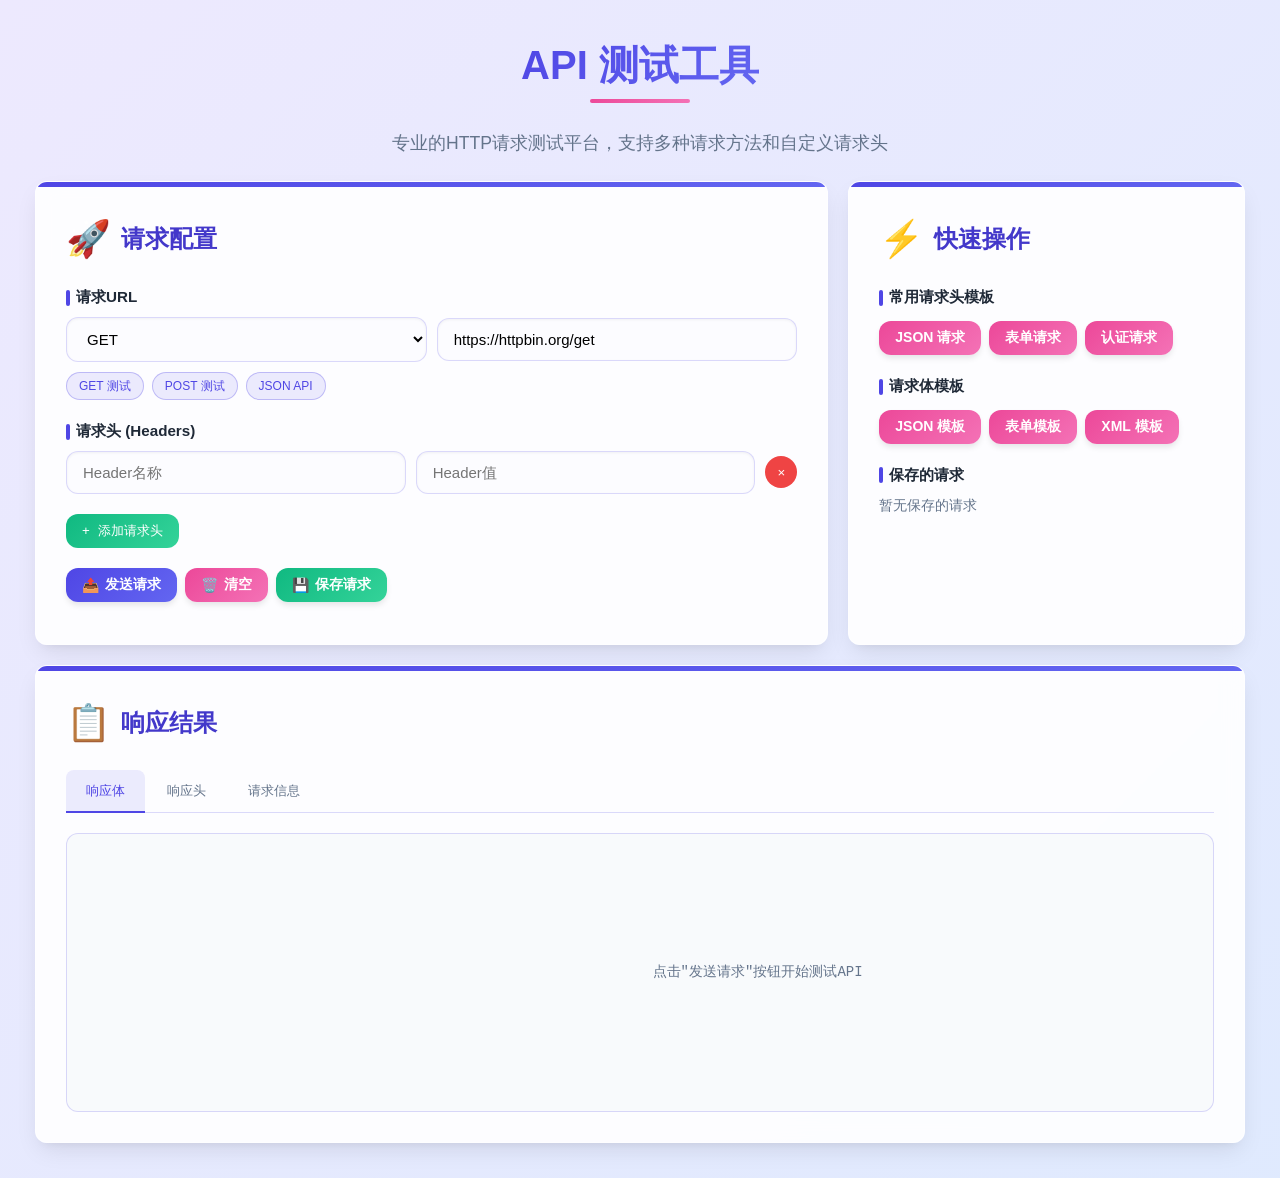
<file: tools/https-test.html>
<!DOCTYPE html>
<html lang="zh-CN">
<head>
    <meta charset="UTF-8">
    <meta name="viewport" content="width=device-width, initial-scale=1.0">
    <title>API 测试工具 - 专业的HTTP请求测试平台</title>
    <style>
        :root {
            --primary-color: #4f46e5;
            --primary-light: #e0e7ff;
            --primary-dark: #4338ca;
            --secondary-color: #ec4899;
            --success-color: #10b981;
            --info-color: #3b82f6;
            --warning-color: #f59e0b;
            --danger-color: #ef4444;
            --light-color: #f8f9fa;
            --dark-color: #1f2937;
            --body-bg: #f5f7ff;
            --card-bg: #ffffff;
            --text-color: #333;
            --border-radius: 12px;
            --box-shadow: 0 10px 25px -5px rgba(0, 0, 0, 0.1), 0 8px 10px -6px rgba(0, 0, 0, 0.05);
            --transition: all 0.3s cubic-bezier(0.4, 0, 0.2, 1);
            --gradient-primary: linear-gradient(135deg, #4f46e5 0%, #6366f1 100%);
            --gradient-secondary: linear-gradient(135deg, #ec4899 0%, #f472b6 100%);
            --gradient-success: linear-gradient(135deg, #10b981 0%, #34d399 100%);
        }

        * {
            margin: 0;
            padding: 0;
            box-sizing: border-box;
        }

        body {
            font-family: 'Microsoft YaHei', Arial, sans-serif;
            line-height: 1.5;
            color: var(--text-color);
            background: linear-gradient(-45deg, #f5f7ff, #e0e7ff, #dbeafe, #ede9fe);
            background-size: 400% 400%;
            animation: gradientBG 15s ease infinite;
            min-height: 100vh;
            padding: 20px;
        }

        @keyframes gradientBG {
            0% { background-position: 0% 50%; }
            50% { background-position: 100% 50%; }
            100% { background-position: 0% 50%; }
        }

        .container {
            max-width: 1400px;
            margin: 0 auto;
            padding: 15px;
        }

        .header {
            text-align: center;
            margin-bottom: 25px;
        }

        .header h1 {
            color: transparent;
            background: var(--gradient-primary);
            -webkit-background-clip: text;
            background-clip: text;
            font-size: 2.5rem;
            font-weight: 700;
            margin-bottom: 15px;
            position: relative;
            display: inline-block;
        }

        .header h1:after {
            content: '';
            position: absolute;
            bottom: -8px;
            left: 50%;
            transform: translateX(-50%);
            width: 100px;
            height: 4px;
            background: var(--gradient-secondary);
            border-radius: 4px;
        }

        .header p {
            color: #64748b;
            font-size: 1.1rem;
            margin-top: 20px;
        }

        .main-layout {
            display: grid;
            grid-template-columns: 2fr 1fr;
            gap: 20px;
            margin-bottom: 20px;
        }

        .card {
            background-color: rgba(255, 255, 255, 0.9);
            backdrop-filter: blur(10px);
            -webkit-backdrop-filter: blur(10px);
            border-radius: var(--border-radius);
            box-shadow: var(--box-shadow);
            padding: 30px;
            transition: var(--transition);
            border: 1px solid rgba(255, 255, 255, 0.5);
            position: relative;
            overflow: hidden;
        }

        .card::before {
            content: '';
            position: absolute;
            top: 0;
            left: 0;
            width: 100%;
            height: 5px;
            background: var(--gradient-primary);
        }

        .card:hover {
            box-shadow: 0 16px 32px -8px rgba(0, 0, 0, 0.15);
            transform: translateY(-2px);
        }

        .card-title {
            font-size: 1.5rem;
            font-weight: 600;
            color: var(--primary-dark);
            margin-bottom: 20px;
            display: flex;
            align-items: center;
            gap: 10px;
        }

        .card-icon {
            font-size: 1.5em;
            color: var(--primary-color);
        }

        .form-group {
            margin-bottom: 20px;
        }

        .form-group label {
            display: block;
            margin-bottom: 8px;
            font-weight: 600;
            color: var(--dark-color);
            font-size: 0.95rem;
            position: relative;
            padding-left: 10px;
        }

        .form-group label::before {
            content: '';
            position: absolute;
            left: 0;
            top: 50%;
            transform: translateY(-50%);
            width: 4px;
            height: 16px;
            background: var(--primary-color);
            border-radius: 2px;
        }

        .input-row {
            display: flex;
            gap: 10px;
            align-items: center;
        }

        .method-select {
            min-width: 120px;
        }

        input[type="text"],
        input[type="url"],
        select,
        textarea {
            width: 100%;
            padding: 12px 16px;
            border: 1px solid rgba(79, 70, 229, 0.2);
            border-radius: var(--border-radius);
            font-size: 15px;
            background-color: rgba(252, 252, 255, 0.8);
            transition: var(--transition);
            box-shadow: 0 1px 3px rgba(0, 0, 0, 0.05) inset;
        }

        input[type="text"]:focus,
        input[type="url"]:focus,
        select:focus,
        textarea:focus {
            outline: none;
            border-color: var(--primary-color);
            box-shadow: 0 0 0 4px rgba(79, 70, 229, 0.15);
            background-color: #ffffff;
        }

        textarea {
            resize: vertical;
            min-height: 120px;
            font-family: 'Consolas', monospace;
        }

        .headers-section {
            margin-bottom: 20px;
        }

        .header-item {
            display: flex;
            gap: 10px;
            margin-bottom: 10px;
            align-items: center;
        }

        .header-item input {
            flex: 1;
        }

        .header-item .remove-btn {
            background: var(--danger-color);
            color: white;
            border: none;
            border-radius: 50%;
            width: 32px;
            height: 32px;
            cursor: pointer;
            display: flex;
            align-items: center;
            justify-content: center;
            transition: var(--transition);
        }

        .header-item .remove-btn:hover {
            background: #dc2626;
            transform: scale(1.1);
        }

        .add-header-btn {
            background: var(--gradient-success);
            color: white;
            border: none;
            padding: 8px 16px;
            border-radius: var(--border-radius);
            cursor: pointer;
            font-weight: 500;
            transition: var(--transition);
            display: flex;
            align-items: center;
            gap: 8px;
        }

        .add-header-btn:hover {
            transform: translateY(-2px);
            box-shadow: 0 4px 8px rgba(16, 185, 129, 0.3);
        }

        .button-group {
            display: flex;
            gap: 8px;
            margin: 12px 0;
            flex-wrap: wrap;
        }

        .btn {
            padding: 8px 16px;
            background: var(--gradient-primary);
            color: white;
            border: none;
            border-radius: var(--border-radius);
            cursor: pointer;
            font-weight: 600;
            font-size: 14px;
            transition: var(--transition);
            display: flex;
            align-items: center;
            gap: 6px;
            position: relative;
            overflow: hidden;
            box-shadow: 0 4px 6px -1px rgba(0, 0, 0, 0.1);
        }

        .btn::after {
            content: '';
            position: absolute;
            top: 0;
            left: 0;
            width: 100%;
            height: 100%;
            background: linear-gradient(rgba(255, 255, 255, 0.2), rgba(255, 255, 255, 0));
            opacity: 0;
            transition: opacity 0.3s ease;
        }

        .btn:hover {
            transform: translateY(-3px);
            box-shadow: 0 10px 15px -3px rgba(0, 0, 0, 0.1);
        }

        .btn:hover::after {
            opacity: 1;
        }

        .btn-secondary {
            background: var(--gradient-secondary);
        }

        .btn-success {
            background: var(--gradient-success);
        }

        .btn:disabled {
            opacity: 0.6;
            cursor: not-allowed;
            transform: none;
        }

        .response-container {
            grid-column: 1 / -1;
        }

        .response-tabs {
            display: flex;
            gap: 2px;
            margin-bottom: 20px;
            border-bottom: 1px solid rgba(79, 70, 229, 0.2);
        }

        .response-tab {
            padding: 12px 20px;
            background: none;
            border: none;
            cursor: pointer;
            font-weight: 500;
            color: #64748b;
            border-radius: 8px 8px 0 0;
            transition: var(--transition);
            position: relative;
        }

        .response-tab.active {
            color: var(--primary-color);
            background: rgba(79, 70, 229, 0.1);
        }

        .response-tab.active::after {
            content: '';
            position: absolute;
            bottom: -1px;
            left: 0;
            right: 0;
            height: 2px;
            background: var(--primary-color);
        }

        .response-content {
            display: none;
        }

        .response-content.active {
            display: block;
        }

        .response-info {
            display: flex;
            gap: 12px;
            margin-bottom: 12px;
            flex-wrap: wrap;
        }

        .info-item {
            background: rgba(79, 70, 229, 0.1);
            padding: 6px 12px;
            border-radius: 16px;
            font-size: 13px;
            font-weight: 500;
        }

        .status-success { background: rgba(16, 185, 129, 0.1); color: var(--success-color); }
        .status-error { background: rgba(239, 68, 68, 0.1); color: var(--danger-color); }
        .status-warning { background: rgba(245, 158, 11, 0.1); color: var(--warning-color); }

        .response-body {
            background: #f8fafc;
            border: 1px solid rgba(79, 70, 229, 0.2);
            border-radius: var(--border-radius);
            padding: 20px;
            font-family: 'Consolas', monospace;
            font-size: 14px;
            line-height: 1.6;
            white-space: pre-wrap;
            max-height: 400px;
            overflow-y: auto;
            position: relative;
        }

        .copy-btn {
            position: absolute;
            top: 10px;
            right: 10px;
            background: var(--primary-color);
            color: white;
            border: none;
            padding: 6px 12px;
            border-radius: 6px;
            cursor: pointer;
            font-size: 12px;
            opacity: 0.8;
            transition: var(--transition);
        }

        .copy-btn:hover {
            opacity: 1;
            transform: scale(1.05);
        }

        .loading {
            display: flex;
            align-items: center;
            justify-content: center;
            gap: 10px;
            padding: 40px;
            color: var(--primary-color);
        }

        .spinner {
            width: 20px;
            height: 20px;
            border: 2px solid rgba(79, 70, 229, 0.3);
            border-top: 2px solid var(--primary-color);
            border-radius: 50%;
            animation: spin 1s linear infinite;
        }

        @keyframes spin {
            0% { transform: rotate(0deg); }
            100% { transform: rotate(360deg); }
        }

        .toast {
            position: fixed;
            top: 20px;
            right: 20px;
            background: var(--success-color);
            color: white;
            padding: 15px 25px;
            border-radius: 30px;
            box-shadow: 0 10px 25px -5px rgba(0, 0, 0, 0.1);
            z-index: 1000;
            display: flex;
            align-items: center;
            gap: 12px;
            transform: translateX(400px);
            opacity: 0;
            transition: all 0.4s cubic-bezier(0.68, -0.55, 0.27, 1.55);
        }

        .toast.show {
            opacity: 1;
            transform: translateX(0);
        }

        .preset-urls {
            display: flex;
            gap: 8px;
            margin-top: 10px;
            flex-wrap: wrap;
        }

        .preset-url {
            background: rgba(79, 70, 229, 0.1);
            color: var(--primary-color);
            border: 1px solid rgba(79, 70, 229, 0.3);
            padding: 4px 12px;
            border-radius: 20px;
            font-size: 12px;
            cursor: pointer;
            transition: var(--transition);
        }

        .preset-url:hover {
            background: rgba(79, 70, 229, 0.2);
            transform: translateY(-1px);
        }

        .saved-request-item {
            background: rgba(79, 70, 229, 0.05);
            border: 1px solid rgba(79, 70, 229, 0.1);
            border-radius: 8px;
            padding: 12px;
            margin-bottom: 8px;
            cursor: pointer;
            transition: var(--transition);
        }

        .saved-request-item:hover {
            background: rgba(79, 70, 229, 0.1);
            transform: translateY(-1px);
        }

        .saved-request-item .method {
            font-weight: bold;
            color: var(--primary-color);
        }

        .saved-request-item .url {
            font-size: 12px;
            color: #64748b;
            margin-top: 4px;
        }

        @media (max-width: 768px) {
            .main-layout {
                grid-template-columns: 1fr;
                gap: 20px;
            }
            
            .container {
                padding: 15px;
            }
            
            .input-row {
                flex-direction: column;
                gap: 10px;
            }
            
            .method-select {
                min-width: auto;
            }
            
            .button-group {
                flex-direction: column;
            }
            
            .response-info {
                flex-direction: column;
                gap: 10px;
            }
        }
    </style>
</head>
<body>
    <div class="container">
        <div class="header">
            <h1>API 测试工具</h1>
            <p>专业的HTTP请求测试平台，支持多种请求方法和自定义请求头</p>
        </div>

        <div class="main-layout">
            <!-- 请求配置 -->
            <div class="card">
                <h2 class="card-title">
                    <span class="card-icon">🚀</span>
                    请求配置
                </h2>
                
                <form id="apiForm">
                    <div class="form-group">
                        <label for="urlInput">请求URL</label>
                        <div class="input-row">
                            <select id="methodSelect" class="method-select">
                                <option value="GET">GET</option>
                                <option value="POST">POST</option>
                                <option value="PUT">PUT</option>
                                <option value="DELETE">DELETE</option>
                                <option value="PATCH">PATCH</option>
                                <option value="HEAD">HEAD</option>
                                <option value="OPTIONS">OPTIONS</option>
                            </select>
                            <input type="url" id="urlInput" placeholder="https://api.example.com/endpoint" value="https://httpbin.org/get">
                        </div>
                        <div class="preset-urls">
                            <span class="preset-url" onclick="setUrl('https://httpbin.org/get')">GET 测试</span>
                            <span class="preset-url" onclick="setUrl('https://httpbin.org/post')">POST 测试</span>
                            <span class="preset-url" onclick="setUrl('https://jsonplaceholder.typicode.com/posts/1')">JSON API</span>
                        </div>
                    </div>

                    <div class="form-group">
                        <label>请求头 (Headers)</label>
                        <div class="headers-section" id="headersSection">
                            <div class="header-item">
                                <input type="text" placeholder="Header名称" class="header-key">
                                <input type="text" placeholder="Header值" class="header-value">
                                <button type="button" class="remove-btn" onclick="removeHeader(this)">×</button>
                            </div>
                        </div>
                        <button type="button" class="add-header-btn" onclick="addHeader()">
                            <span>+</span> 添加请求头
                        </button>
                    </div>

                    <div class="form-group" id="bodyGroup" style="display: none;">
                        <label for="bodyInput">请求体 (Body)</label>
                        <textarea id="bodyInput" placeholder='{"key": "value"}'></textarea>
                    </div>

                    <div class="button-group">
                        <button type="submit" class="btn" id="sendBtn">
                            <span>📤</span> 发送请求
                        </button>
                        <button type="button" class="btn btn-secondary" onclick="clearForm()">
                            <span>🗑️</span> 清空
                        </button>
                        <button type="button" class="btn btn-success" onclick="saveRequest()">
                            <span>💾</span> 保存请求
                        </button>
                    </div>
                </form>
            </div>

            <!-- 快速操作 -->
            <div class="card">
                <h2 class="card-title">
                    <span class="card-icon">⚡</span>
                    快速操作
                </h2>
                
                <div class="form-group">
                    <label>常用请求头模板</label>
                    <div class="button-group">
                        <button type="button" class="btn btn-secondary" onclick="addCommonHeaders('json')">
                            JSON 请求
                        </button>
                        <button type="button" class="btn btn-secondary" onclick="addCommonHeaders('form')">
                            表单请求
                        </button>
                        <button type="button" class="btn btn-secondary" onclick="addCommonHeaders('auth')">
                            认证请求
                        </button>
                    </div>
                </div>

                <div class="form-group">
                    <label>请求体模板</label>
                    <div class="button-group">
                        <button type="button" class="btn btn-secondary" onclick="setBodyTemplate('json')">
                            JSON 模板
                        </button>
                        <button type="button" class="btn btn-secondary" onclick="setBodyTemplate('form')">
                            表单模板
                        </button>
                        <button type="button" class="btn btn-secondary" onclick="setBodyTemplate('xml')">
                            XML 模板
                        </button>
                    </div>
                </div>

                <div class="form-group">
                    <label>保存的请求</label>
                    <div id="savedRequests">
                        <p style="color: #64748b; font-size: 14px;">暂无保存的请求</p>
                    </div>
                </div>
            </div>
        </div>

        <!-- 响应结果 -->
        <div class="card response-container">
            <h2 class="card-title">
                <span class="card-icon">📋</span>
                响应结果
            </h2>
            
            <div class="response-tabs">
                <button class="response-tab active" onclick="switchTab('response')">响应体</button>
                <button class="response-tab" onclick="switchTab('headers')">响应头</button>
                <button class="response-tab" onclick="switchTab('info')">请求信息</button>
            </div>

            <div id="responseContainer">
                <div class="response-content active" id="responseTab">
                    <div class="response-body" id="responseBody">
                        <div style="text-align: center; color: #64748b; padding: 40px;">
                            点击"发送请求"按钮开始测试API
                        </div>
                    </div>
                </div>
                
                <div class="response-content" id="headersTab">
                    <div class="response-body" id="responseHeaders">
                        <div style="text-align: center; color: #64748b; padding: 40px;">
                            响应头信息将在这里显示
                        </div>
                    </div>
                </div>
                
                <div class="response-content" id="infoTab">
                    <div class="response-body" id="requestInfo">
                        <div style="text-align: center; color: #64748b; padding: 40px;">
                            请求详细信息将在这里显示
                        </div>
                    </div>
                </div>
            </div>
        </div>
    </div>

    <!-- Toast 提示 -->
    <div id="toast" class="toast">
        <span id="toastMessage"></span>
    </div>

    <script src="https://code.jquery.com/jquery-3.6.0.min.js"></script>
    <script>
        // 全局变量
        let savedRequests = JSON.parse(localStorage.getItem('apiTestRequests') || '[]');

        // 页面加载完成后初始化
        $(document).ready(function() {
            updateMethodVisibility();
            loadSavedRequests();
            
            // 监听方法变化
            $('#methodSelect').change(updateMethodVisibility);
            
            // 表单提交
            $('#apiForm').submit(function(event) {
                event.preventDefault();
                sendRequest();
            });
        });

        // 根据请求方法显示/隐藏请求体
        function updateMethodVisibility() {
            const method = $('#methodSelect').val();
            const bodyGroup = $('#bodyGroup');
            
            if (['POST', 'PUT', 'PATCH'].includes(method)) {
                bodyGroup.show();
            } else {
                bodyGroup.hide();
            }
        }

        // 发送请求
        function sendRequest() {
            const url = $('#urlInput').val().trim();
            const method = $('#methodSelect').val();
            const body = $('#bodyInput').val().trim();
            
            if (!url) {
                showToast('请输入请求URL', 'error');
                return;
            }

            // 收集请求头
            const headers = {};
            $('.header-item').each(function() {
                const key = $(this).find('.header-key').val().trim();
                const value = $(this).find('.header-value').val().trim();
                if (key && value) {
                    headers[key] = value;
                }
            });

            // 显示加载状态
            showLoading();
            
            const startTime = Date.now();
            
            // 构建请求配置
            const requestConfig = {
                url: url,
                type: method,
                headers: headers,
                timeout: 30000,
                beforeSend: function(xhr) {
                    // 记录请求信息
                    $('#requestInfo').html(
                        '<button class="copy-btn" onclick="copyToClipboard(\'requestInfo\')">复制</button>' +
                        '<strong>请求URL:</strong> ' + url + '\n' +
                        '<strong>请求方法:</strong> ' + method + '\n' +
                        '<strong>请求头:</strong>\n' +
                        (Object.keys(headers).length > 0 ? JSON.stringify(headers, null, 2) : '无自定义请求头') + '\n' +
                        '<strong>请求体:</strong>\n' +
                        (body || '无请求体') + '\n' +
                        '<strong>发送时间:</strong> ' + new Date().toLocaleString()
                    );
                }
            };

            // 添加请求体（如果需要）
            if (['POST', 'PUT', 'PATCH'].includes(method) && body) {
                requestConfig.data = body;
                // 如果没有设置Content-Type，根据数据格式自动设置
                if (!headers['Content-Type']) {
                    try {
                        JSON.parse(body);
                        requestConfig.contentType = 'application/json';
                    } catch (e) {
                        if (body.includes('=') && body.includes('&')) {
                            requestConfig.contentType = 'application/x-www-form-urlencoded';
                        } else if (body.includes('<?xml')) {
                            requestConfig.contentType = 'application/xml';
                        } else {
                            requestConfig.contentType = 'text/plain';
                        }
                    }
                } else {
                    requestConfig.contentType = headers['Content-Type'];
                }
            }

            // 发送请求
            $.ajax(requestConfig)
                .done(function(data, textStatus, xhr) {
                    const endTime = Date.now();
                    const duration = endTime - startTime;
                    
                    handleSuccess(data, xhr, duration);
                })
                .fail(function(xhr, textStatus, errorThrown) {
                    const endTime = Date.now();
                    const duration = endTime - startTime;
                    
                    handleError(xhr, textStatus, errorThrown, duration);
                });
        }

        // 处理成功响应
        function handleSuccess(data, xhr, duration) {
            const status = xhr.status;
            const statusText = xhr.statusText;
            
            // 显示响应信息
            const responseInfo = 
                '<div class="response-info">' +
                    '<span class="info-item status-success">状态: ' + status + ' ' + statusText + '</span>' +
                    '<span class="info-item">耗时: ' + duration + 'ms</span>' +
                    '<span class="info-item">大小: ' + JSON.stringify(data).length + ' bytes</span>' +
                '</div>';
            
            // 格式化响应体
            let formattedData;
            try {
                formattedData = typeof data === 'string' ? data : JSON.stringify(data, null, 2);
            } catch (e) {
                formattedData = data.toString();
            }
            
            $('#responseBody').html(
                responseInfo +
                '<button class="copy-btn" onclick="copyToClipboard(\'responseBody\')">复制</button>' +
                formattedData
            );
            
            // 显示响应头
            const responseHeaders = xhr.getAllResponseHeaders();
            $('#responseHeaders').html(
                '<button class="copy-btn" onclick="copyToClipboard(\'responseHeaders\')">复制</button>' +
                (responseHeaders || '无响应头信息')
            );
            
            showToast('请求成功完成', 'success');
        }

        // 处理错误响应
        function handleError(xhr, textStatus, errorThrown, duration) {
            const status = xhr.status || 0;
            const statusText = xhr.statusText || textStatus;
            
            let errorClass = 'status-error';
            if (status >= 400 && status < 500) {
                errorClass = 'status-warning';
            }
            
            const responseInfo = 
                '<div class="response-info">' +
                    '<span class="info-item ' + errorClass + '">状态: ' + status + ' ' + statusText + '</span>' +
                    '<span class="info-item">耗时: ' + duration + 'ms</span>' +
                    '<span class="info-item">错误: ' + errorThrown + '</span>' +
                '</div>';
            
            let errorBody = '请求失败';
            if (xhr.responseText) {
                try {
                    const parsed = JSON.parse(xhr.responseText);
                    errorBody = JSON.stringify(parsed, null, 2);
                } catch (e) {
                    errorBody = xhr.responseText;
                }
            }
            
            $('#responseBody').html(
                responseInfo +
                '<button class="copy-btn" onclick="copyToClipboard(\'responseBody\')">复制</button>' +
                errorBody
            );
            
            const responseHeaders = xhr.getAllResponseHeaders();
            $('#responseHeaders').html(
                '<button class="copy-btn" onclick="copyToClipboard(\'responseHeaders\')">复制</button>' +
                (responseHeaders || '无响应头信息')
            );
            
            showToast('请求失败: ' + errorThrown, 'error');
        }

        // 显示加载状态
        function showLoading() {
            $('#responseBody').html(
                '<div class="loading">' +
                    '<div class="spinner"></div>' +
                    '<span>正在发送请求...</span>' +
                '</div>'
            );
        }

        // 切换响应标签页
        function switchTab(tabName) {
            $('.response-tab').removeClass('active');
            $('.response-content').removeClass('active');
            
            $(`.response-tab:contains('${tabName === 'response' ? '响应体' : tabName === 'headers' ? '响应头' : '请求信息'}')`).addClass('active');
            $('#' + tabName + 'Tab').addClass('active');
        }

        // 添加请求头
        function addHeader() {
            const headerHtml = 
                '<div class="header-item">' +
                    '<input type="text" placeholder="Header名称" class="header-key">' +
                    '<input type="text" placeholder="Header值" class="header-value">' +
                    '<button type="button" class="remove-btn" onclick="removeHeader(this)">×</button>' +
                '</div>';
            $('#headersSection').append(headerHtml);
        }

        // 移除请求头
        function removeHeader(btn) {
            $(btn).closest('.header-item').remove();
        }

        // 设置URL
        function setUrl(url) {
            $('#urlInput').val(url);
            if (url.includes('post')) {
                $('#methodSelect').val('POST');
                updateMethodVisibility();
            }
        }

        // 添加常用请求头
        function addCommonHeaders(type) {
            clearHeaders();
            
            switch(type) {
                case 'json':
                    addHeaderPair('Content-Type', 'application/json');
                    addHeaderPair('Accept', 'application/json');
                    break;
                case 'form':
                    addHeaderPair('Content-Type', 'application/x-www-form-urlencoded');
                    break;
                case 'auth':
                    addHeaderPair('Authorization', 'Bearer your-token-here');
                    addHeaderPair('Content-Type', 'application/json');
                    break;
            }
        }

        // 添加请求头键值对
        function addHeaderPair(key, value) {
            const headerHtml = 
                '<div class="header-item">' +
                    '<input type="text" placeholder="Header名称" class="header-key" value="' + key + '">' +
                    '<input type="text" placeholder="Header值" class="header-value" value="' + value + '">' +
                    '<button type="button" class="remove-btn" onclick="removeHeader(this)">×</button>' +
                '</div>';
            $('#headersSection').append(headerHtml);
        }

        // 清空请求头
        function clearHeaders() {
            $('#headersSection').empty();
            addHeader(); // 保留一个空的请求头输入框
        }

        // 设置请求体模板
        function setBodyTemplate(type) {
            let template = '';
            switch(type) {
                case 'json':
                    template = '{\n  "name": "example",\n  "value": "test",\n  "number": 123\n}';
                    // 自动设置为POST方法并显示请求体
                    $('#methodSelect').val('POST');
                    updateMethodVisibility();
                    break;
                case 'form':
                    template = 'name=example&value=test&number=123';
                    $('#methodSelect').val('POST');
                    updateMethodVisibility();
                    break;
                case 'xml':
                    template = '<?xml version="1.0" encoding="UTF-8"?>\n<root>\n  <name>example</name>\n  <value>test</value>\n</root>';
                    $('#methodSelect').val('POST');
                    updateMethodVisibility();
                    break;
            }
            $('#bodyInput').val(template);
            
            // 确保请求体区域可见
            $('#bodyGroup').show();
        }

        // 清空表单
        function clearForm() {
            $('#urlInput').val('');
            $('#bodyInput').val('');
            clearHeaders();
            $('#responseBody').html('<div style="text-align: center; color: #64748b; padding: 40px;">点击"发送请求"按钮开始测试API</div>');
            $('#responseHeaders').html('<div style="text-align: center; color: #64748b; padding: 40px;">响应头信息将在这里显示</div>');
            $('#requestInfo').html('<div style="text-align: center; color: #64748b; padding: 40px;">请求详细信息将在这里显示</div>');
        }

        // 保存请求
        function saveRequest() {
            const url = $('#urlInput').val().trim();
            const method = $('#methodSelect').val();
            const body = $('#bodyInput').val().trim();
            
            if (!url) {
                showToast('请先配置请求URL', 'error');
                return;
            }

            // 收集请求头
            const headers = {};
            $('.header-item').each(function() {
                const key = $(this).find('.header-key').val().trim();
                const value = $(this).find('.header-value').val().trim();
                if (key && value) {
                    headers[key] = value;
                }
            });

            const request = {
                id: Date.now(),
                name: method + ' ' + (url.split('/').pop() || 'API请求'),
                url: url,
                method: method,
                headers: headers,
                body: body,
                timestamp: new Date().toISOString()
            };

            savedRequests.unshift(request);
            if (savedRequests.length > 10) {
                savedRequests = savedRequests.slice(0, 10); // 只保留最近10个
            }

            localStorage.setItem('apiTestRequests', JSON.stringify(savedRequests));
            loadSavedRequests();
            showToast('请求已保存', 'success');
        }

        // 加载保存的请求
        function loadSavedRequests() {
            const container = $('#savedRequests');
            
            if (savedRequests.length === 0) {
                container.html('<p style="color: #64748b; font-size: 14px;">暂无保存的请求</p>');
                return;
            }

            let html = '';
            savedRequests.forEach(function(request) {
                html += 
                    '<div class="saved-request-item" onclick="loadRequest(' + request.id + ')">' +
                        '<div class="method">' + request.method + '</div>' +
                        '<div>' + request.name + '</div>' +
                        '<div class="url">' + request.url + '</div>' +
                    '</div>';
            });
            
            container.html(html);
        }

        // 加载保存的请求
        function loadRequest(id) {
            const request = savedRequests.find(r => r.id === id);
            if (!request) return;

            $('#urlInput').val(request.url);
            $('#methodSelect').val(request.method);
            $('#bodyInput').val(request.body || '');

            // 清空并加载请求头
            $('#headersSection').empty();
            if (Object.keys(request.headers).length > 0) {
                Object.entries(request.headers).forEach(function([key, value]) {
                    addHeaderPair(key, value);
                });
            } else {
                addHeader();
            }

            updateMethodVisibility();
            showToast('请求已加载', 'success');
        }

        // 复制到剪贴板
        function copyToClipboard(elementId) {
            const element = document.getElementById(elementId);
            const text = element.textContent || element.innerText;
            
            if (navigator.clipboard) {
                navigator.clipboard.writeText(text).then(function() {
                    showToast('已复制到剪贴板', 'success');
                }).catch(function() {
                    fallbackCopyTextToClipboard(text);
                });
            } else {
                fallbackCopyTextToClipboard(text);
            }
        }

        // 兼容性复制方法
        function fallbackCopyTextToClipboard(text) {
            const textArea = document.createElement("textarea");
            textArea.value = text;
            textArea.style.position = "fixed";
            textArea.style.opacity = "0";
            document.body.appendChild(textArea);
            textArea.focus();
            textArea.select();

            try {
                const successful = document.execCommand('copy');
                if (successful) {
                    showToast('已复制到剪贴板', 'success');
                } else {
                    showToast('复制失败', 'error');
                }
            } catch (err) {
                showToast('复制失败', 'error');
            }

            document.body.removeChild(textArea);
        }

        // 显示提示消息
        function showToast(message, type = 'success') {
            const toast = $('#toast');
            const toastMessage = $('#toastMessage');
            
            // 设置消息和样式
            toastMessage.text(message);
            toast.removeClass('show');
            
            // 根据类型设置背景色
            switch(type) {
                case 'success':
                    toast.css('background', 'var(--success-color)');
                    break;
                case 'error':
                    toast.css('background', 'var(--danger-color)');
                    break;
                case 'warning':
                    toast.css('background', 'var(--warning-color)');
                    break;
                default:
                    toast.css('background', 'var(--info-color)');
            }
            
            // 显示提示
            setTimeout(function() {
                toast.addClass('show');
            }, 100);
            
            // 自动隐藏
            setTimeout(function() {
                toast.removeClass('show');
            }, 3000);
        }
    </script>
</body>
</html>
</file>
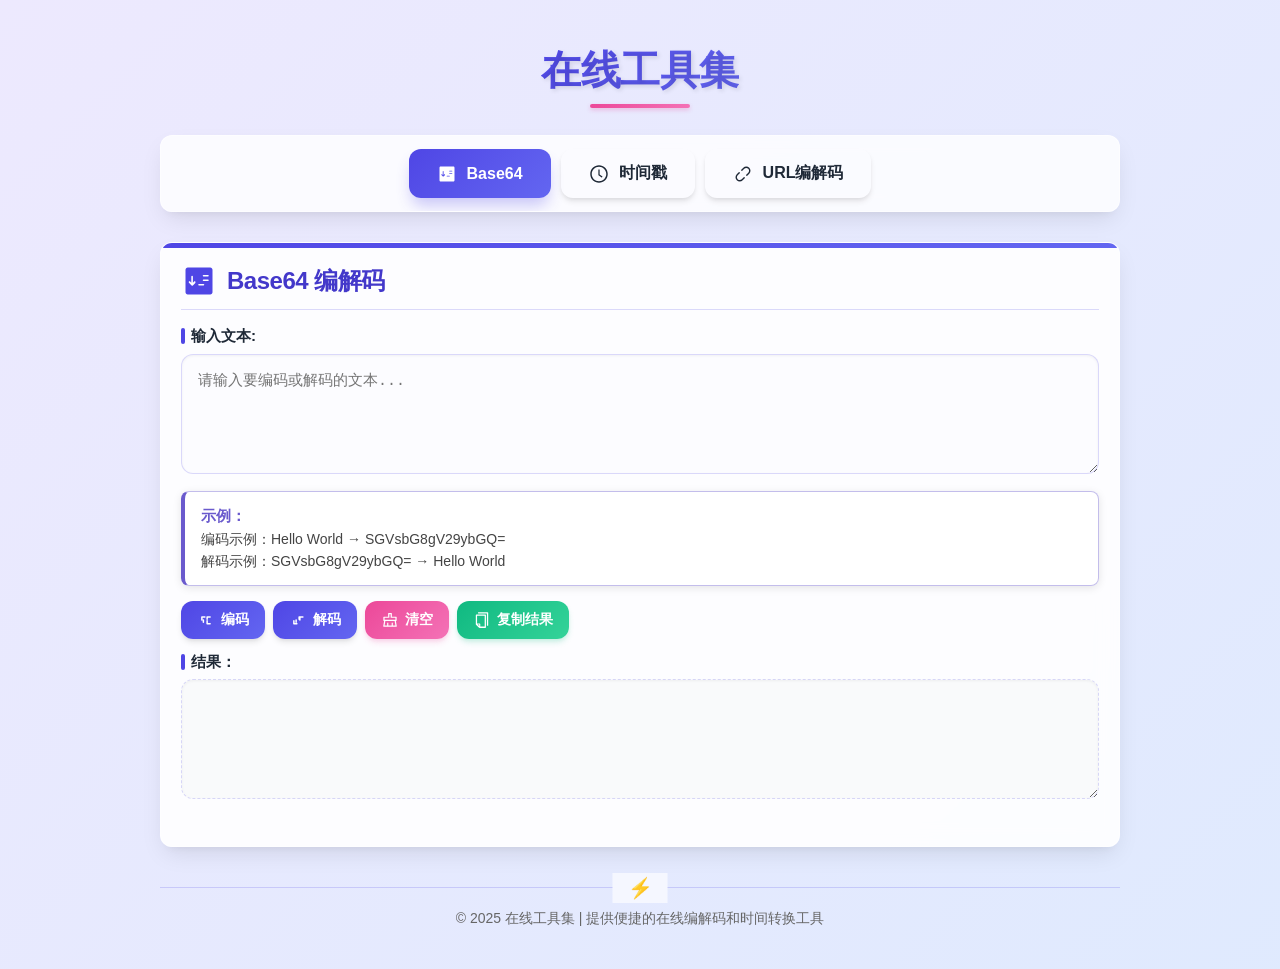
<file: tools/multi-tools.html>
<!DOCTYPE html>
<html lang="zh-CN">
<head>
    <meta charset="UTF-8">
    <meta name="viewport" content="width=device-width, initial-scale=1.0">
    <title>在线工具集</title>
    <!-- 使用内联SVG图标代替外部iconfont库 -->
    <style>
        /* SVG图标样式 */
        .icon {
            display: inline-flex;
            align-items: center;
            justify-content: center;
            width: 1em;
            height: 1em;
            vertical-align: -0.15em;
            fill: currentColor;
            overflow: hidden;
        }

        /* 添加渐变背景和动画效果 */
        @keyframes gradientBG {
            0% {
                background-position: 0% 50%;
            }
            50% {
                background-position: 100% 50%;
            }
            100% {
                background-position: 0% 50%;
            }
        }
    </style>
    <style>
        :root {
            --primary-color: #4f46e5;
            --primary-light: #e0e7ff;
            --primary-dark: #4338ca;
            --secondary-color: #ec4899;
            --success-color: #10b981;
            --info-color: #3b82f6;
            --warning-color: #f59e0b;
            --danger-color: #ef4444;
            --light-color: #f8f9fa;
            --dark-color: #1f2937;
            --body-bg: #f5f7ff;
            --card-bg: #ffffff;
            --text-color: #333;
            --border-radius: 12px;
            --box-shadow: 0 10px 25px -5px rgba(0, 0, 0, 0.1), 0 8px 10px -6px rgba(0, 0, 0, 0.05);
            --transition: all 0.3s cubic-bezier(0.4, 0, 0.2, 1);
            --gradient-primary: linear-gradient(135deg, #4f46e5 0%, #6366f1 100%);
            --gradient-secondary: linear-gradient(135deg, #ec4899 0%, #f472b6 100%);
            --gradient-success: linear-gradient(135deg, #10b981 0%, #34d399 100%);
        }

        * {
            margin: 0;
            padding: 0;
            box-sizing: border-box;
        }

        body {
            font-family: 'Microsoft YaHei', Arial, sans-serif;
            line-height: 1.5;
            color: var(--text-color);
            background: linear-gradient(-45deg, #f5f7ff, #e0e7ff, #dbeafe, #ede9fe);
            background-size: 400% 400%;
            animation: gradientBG 15s ease infinite;
            min-height: 100vh;
            padding: 20px;
        }

        .container {
            max-width: 1000px;
            margin: 0 auto;
            padding: 20px;
        }

        header {
            text-align: center;
            margin-bottom: 20px;
        }

        header h1 {
            color: transparent;
            background: var(--gradient-primary);
            -webkit-background-clip: text;
            background-clip: text;
            font-size: 2.5rem;
            font-weight: 700;
            margin-bottom: 15px;
            position: relative;
            display: inline-block;
            text-shadow: 2px 2px 4px rgba(0, 0, 0, 0.1);
            letter-spacing: -0.5px;
        }

        header h1:after {
            content: '';
            position: absolute;
            bottom: -8px;
            left: 50%;
            transform: translateX(-50%);
            width: 100px;
            height: 4px;
            background: var(--gradient-secondary);
            border-radius: 4px;
            box-shadow: 0 2px 4px rgba(236, 72, 153, 0.3);
        }

        /* 选项卡样式 */
        .tabs {
            display: flex;
            justify-content: center;
            margin-bottom: 30px;
            border-radius: var(--border-radius);
            background-color: rgba(255, 255, 255, 0.8);
            backdrop-filter: blur(10px);
            -webkit-backdrop-filter: blur(10px);
            box-shadow: var(--box-shadow);
            padding: 8px;
            overflow: hidden;
            position: relative;
            z-index: 10;
            border: 1px solid rgba(255, 255, 255, 0.5);
        }

        .tab-btn {
            padding: 14px 28px;
            background: none;
            border: none;
            cursor: pointer;
            font-size: 16px;
            font-weight: 600;
            color: var(--dark-color);
            border-radius: var(--border-radius);
            margin: 5px;
            transition: var(--transition);
            display: flex;
            align-items: center;
            gap: 10px;
            position: relative;
            overflow: hidden;
        }

        .tab-btn::before {
            content: '';
            position: absolute;
            top: 0;
            left: 0;
            width: 100%;
            height: 100%;
            background: var(--gradient-primary);
            opacity: 0;
            transition: opacity 0.3s ease;
            z-index: -1;
        }

        .tab-btn:hover {
            color: var(--primary-color);
            transform: translateY(-2px);
        }

        .tab-btn.active {
            color: white;
            box-shadow: 0 10px 15px -3px rgba(79, 70, 229, 0.3);
        }

        .tab-btn.active::before {
            opacity: 1;
        }

        .tab-btn .icon {
            font-size: 20px;
            transition: transform 0.3s ease;
        }

        .tab-btn:hover .icon {
            transform: scale(1.2);
        }

        .iconfont {
            font-size: 18px;
        }

        /* 内容区域 */
        .tab-pane {
            display: none;
            padding: 20px; /* 减小内边距以适应一屏显示 */
            background-color: rgba(255, 255, 255, 0.9);
            backdrop-filter: blur(10px);
            -webkit-backdrop-filter: blur(10px);
            border-radius: var(--border-radius);
            box-shadow: var(--box-shadow);
            margin-bottom: 20px; /* 减小底部间距 */
            animation: fadeIn 0.5s ease;
            border: 1px solid rgba(255, 255, 255, 0.5);
            position: relative;
            overflow: hidden;
        }

        .tab-pane::before {
            content: '';
            position: absolute;
            top: 0;
            left: 0;
            width: 100%;
            height: 5px;
            background: var(--gradient-primary);
        }

        @keyframes fadeIn {
            from { opacity: 0; transform: translateY(20px); }
            to { opacity: 1; transform: translateY(0); }
        }

        .tab-pane.active {
            display: block;
        }

        .tab-pane h2 {
            color: var(--primary-dark);
            margin-bottom: 15px; /* 减小底部间距 */
            padding-bottom: 10px; /* 减小内边距 */
            border-bottom: 1px solid rgba(79, 70, 229, 0.2);
            font-size: 1.5rem; /* 减小字体大小 */
            font-weight: 600;
            display: flex;
            align-items: center;
            gap: 10px;
            letter-spacing: -0.5px;
        }

        .tab-pane h2 .icon {
            font-size: 1.5em;
            color: var(--primary-color);
        }

        /* 工具容器 */
        .tool-container {
            margin-bottom: 20px;
        }

        /* 输入输出组 */
        .input-group, .output-group {
            margin-bottom: 20px;
        }

        .input-group label, .output-group label {
            display: block;
            margin-bottom: 8px;
            font-weight: 500;
            color: var(--dark-color);
            font-size: 1rem;
        }

        textarea {
            width: 100%;
            height: 120px; /* 减小高度以适应一屏显示 */
            padding: 16px;
            border: 1px solid rgba(79, 70, 229, 0.2);
            border-radius: var(--border-radius);
            resize: vertical;
            font-family: 'Consolas', monospace;
            font-size: 15px;
            background-color: rgba(252, 252, 255, 0.8);
            transition: var(--transition);
            box-shadow: 0 1px 3px rgba(0, 0, 0, 0.05) inset;
        }

        textarea:focus, input[type="text"]:focus, input[type="number"]:focus, input[type="datetime-local"]:focus {
            outline: none;
            border-color: var(--primary-color);
            box-shadow: 0 0 0 4px rgba(79, 70, 229, 0.15);
            background-color: #ffffff;
        }

        textarea:read-only, input[type="text"]:read-only {
            background-color: rgba(248, 249, 250, 0.8);
            cursor: default;
            border-style: dashed;
        }

        input[type="text"], input[type="number"], input[type="datetime-local"] {
            width: 100%;
            padding: 12px 14px;
            border: 1px solid rgba(79, 70, 229, 0.2);
            border-radius: var(--border-radius);
            font-size: 15px;
            background-color: rgba(252, 252, 255, 0.8);
            transition: var(--transition);
            box-shadow: 0 1px 3px rgba(0, 0, 0, 0.05) inset;
        }
        
        /* 日期时间选择器增强样式 */
        .date-time-wrapper {
            position: relative;
            display: flex;
            align-items: center;
        }
        
        .datetime-inputs {
            display: flex;
            flex-grow: 1;
            gap: 8px;
        }
        
        .enhanced-datetime {
            padding-right: 10px;
        }
        
        input[type="date"], input[type="time"] {
            border: 1px solid rgba(79, 70, 229, 0.2);
            border-radius: var(--border-radius);
            padding: 12px 14px;
            font-size: 15px;
            background-color: rgba(252, 252, 255, 0.8);
            transition: var(--transition);
            box-shadow: 0 1px 3px rgba(0, 0, 0, 0.05) inset;
        }
        
        .datetime-helper-btn {
            position: absolute;
            right: 5px;
            top: 50%;
            transform: translateY(-50%);
            background: none;
            border: none;
            padding: 5px;
            cursor: pointer;
            color: var(--primary-color);
            box-shadow: none;
            display: flex;
            align-items: center;
            justify-content: center;
        }
        
        .datetime-helper-btn:hover {
            transform: translateY(-50%) scale(1.2);
            box-shadow: none;
        }
        
        .datetime-helper-btn .icon {
            width: 20px;
            height: 20px;
        }
        
        .datetime-helper {
            display: flex;
            gap: 8px;
            margin-top: 8px;
        }
        
        .quick-date-btn {
            padding: 8px 15px;
            background-color: rgba(79, 70, 229, 0.3);
            color: white;
            border: 1px solid rgba(79, 70, 229, 0.5);
            border-radius: 20px;
            font-size: 15px;
            font-weight: 700;
            cursor: pointer;
            transition: all 0.2s ease;
            box-shadow: 0 2px 4px rgba(0, 0, 0, 0.1);
            letter-spacing: 0.8px;
            text-shadow: 0 1px 2px rgba(0, 0, 0, 0.2);
            margin: 0 3px;
        }
        
        .quick-date-btn:hover {
            background-color: rgba(79, 70, 229, 0.5);
            transform: translateY(-2px);
            box-shadow: 0 4px 8px rgba(0, 0, 0, 0.15);
        }
        
        .quick-date-btn:active {
            transform: translateY(0);
            background-color: rgba(79, 70, 229, 0.6);
        }

        .input-group, .output-group {
            position: relative;
            margin-bottom: 15px;
        }

        .input-group label, .output-group label {
            display: block;
            margin-bottom: 6px;
            font-weight: 600;
            color: var(--dark-color);
            font-size: 0.95rem;
            position: relative;
            padding-left: 10px;
        }

        .input-group label::before, .output-group label::before {
            content: '';
            position: absolute;
            left: 0;
            top: 50%;
            transform: translateY(-50%);
            width: 4px;
            height: 16px;
            background: var(--primary-color);
            border-radius: 2px;
        }

        /* 按钮样式 */
        .button-group {
            display: flex;
            gap: 8px;
            margin: 12px 0;
            flex-wrap: wrap;
        }

        button {
            padding: 10px 16px;
            background: var(--gradient-primary);
            color: white;
            border: none;
            border-radius: var(--border-radius);
            cursor: pointer;
            font-weight: 600;
            font-size: 14px;
            transition: var(--transition);
            display: flex;
            align-items: center;
            gap: 6px;
            position: relative;
            overflow: hidden;
            box-shadow: 0 4px 6px -1px rgba(0, 0, 0, 0.1), 0 2px 4px -1px rgba(0, 0, 0, 0.06);
        }

        button::after {
            content: '';
            position: absolute;
            top: 0;
            left: 0;
            width: 100%;
            height: 100%;
            background: linear-gradient(rgba(255, 255, 255, 0.2), rgba(255, 255, 255, 0));
            opacity: 0;
            transition: opacity 0.3s ease;
        }

        button:hover {
            transform: translateY(-3px);
            box-shadow: 0 10px 15px -3px rgba(0, 0, 0, 0.1), 0 4px 6px -2px rgba(0, 0, 0, 0.05);
        }

        button:hover::after {
            opacity: 1;
        }

        button:active {
            transform: translateY(-1px);
        }

        button .icon {
            font-size: 18px;
            transition: transform 0.3s ease;
        }

        button:hover .icon {
            transform: scale(1.2);
        }

        button.btn-secondary {
            background: var(--gradient-secondary);
            box-shadow: 0 4px 6px -1px rgba(236, 72, 153, 0.2), 0 2px 4px -1px rgba(236, 72, 153, 0.1);
        }

        button.btn-success {
            background: var(--gradient-success);
            box-shadow: 0 4px 6px -1px rgba(16, 185, 129, 0.2), 0 2px 4px -1px rgba(16, 185, 129, 0.1);
        }

        /* 时间戳工具特定样式 */
        .timestamp-container {
            display: grid;
            grid-template-columns: 1fr 1fr;
            gap: 15px; /* 减小间距 */
        }

        @media (max-width: 768px) {
            .timestamp-container {
                grid-template-columns: 1fr;
            }
        }

        .current-time {
            background: linear-gradient(135deg, rgba(79, 70, 229, 0.1) 0%, rgba(99, 102, 241, 0.2) 100%);
            padding: 12px; /* 减小内边距 */
            border-radius: var(--border-radius);
            margin-bottom: 15px; /* 减小底部间距 */
            text-align: center;
            border-left: 5px solid var(--primary-color);
            grid-column: 1 / -1;
            box-shadow: 0 4px 6px -1px rgba(0, 0, 0, 0.05), 0 2px 4px -1px rgba(0, 0, 0, 0.03);
            position: relative;
            overflow: hidden;
        }
        
        .current-time-header {
            display: flex;
            justify-content: center;
            align-items: center;
            gap: 10px;
            margin-bottom: 5px;
        }
        
        .toggle-time-btn {
            background: none;
            border: none;
            padding: 5px;
            cursor: pointer;
            color: var(--primary-color);
            box-shadow: none;
            display: flex;
            align-items: center;
            justify-content: center;
            border-radius: 50%;
            width: 32px;
            height: 32px;
            background-color: rgba(79, 70, 229, 0.1);
        }
        
        .toggle-time-btn:hover {
            background-color: rgba(79, 70, 229, 0.2);
            transform: scale(1.1);
            box-shadow: 0 2px 4px rgba(0, 0, 0, 0.1);
        }
        
        .toggle-time-btn .icon {
            width: 20px;
            height: 20px;
            fill: var(--primary-color);
        }
        
        .copy-btn {
            background: none;
            border: none;
            padding: 3px;
            cursor: pointer;
            color: var(--primary-color);
            box-shadow: none;
            display: inline-flex;
            align-items: center;
            justify-content: center;
            border-radius: 50%;
            width: 24px;
            height: 24px;
            vertical-align: middle;
            background-color: rgba(79, 70, 229, 0.1);
        }
        
        .copy-btn:hover {
            background-color: rgba(79, 70, 229, 0.2);
            transform: scale(1.1);
            box-shadow: 0 2px 4px rgba(0, 0, 0, 0.1);
        }
        
        .copy-btn .icon {
            width: 16px;
            height: 16px;
            fill: var(--primary-color);
        }

        .current-time::after {
            content: '';
            position: absolute;
            top: 0;
            right: 0;
            width: 100px;
            height: 100px;
            background: radial-gradient(circle, rgba(99, 102, 241, 0.2) 0%, rgba(255, 255, 255, 0) 70%);
            border-radius: 50%;
        }

        .current-time p {
            margin: 8px 0;
            font-size: 16px;
            color: var(--dark-color);
            font-weight: 500;
        }

        .current-time span {
            font-weight: 600;
            color: var(--primary-color);
            padding: 4px 8px;
            background-color: rgba(255, 255, 255, 0.7);
            border-radius: 6px;
            box-shadow: 0 1px 2px rgba(0, 0, 0, 0.05);
            display: inline-block;
            margin: 0 3px;
            min-width: 80px;
        }

        .conversion-section {
            background-color: rgba(252, 252, 255, 0.9);
            padding: 15px; /* 减小内边距 */
            border-radius: var(--border-radius);
            border: 1px solid rgba(79, 70, 229, 0.15);
            height: 100%;
            box-shadow: 0 4px 6px -1px rgba(0, 0, 0, 0.05), 0 2px 4px -1px rgba(0, 0, 0, 0.03);
            transition: transform 0.3s ease, box-shadow 0.3s ease;
        }

        .conversion-section:hover {
            transform: translateY(-3px); /* 减小悬停效果 */
            box-shadow: 0 8px 12px -3px rgba(0, 0, 0, 0.1), 0 4px 6px -2px rgba(0, 0, 0, 0.05);
        }

        .conversion-section h3 {
            margin-bottom: 12px; /* 减小底部间距 */
            color: var(--primary-dark);
            font-size: 1.1rem; /* 减小字体大小 */
            font-weight: 600;
            display: flex;
            align-items: center;
            gap: 8px;
            padding-bottom: 8px; /* 减小内边距 */
            border-bottom: 1px solid rgba(79, 70, 229, 0.1);
        }

        .conversion-section h3 .icon {
            color: var(--primary-color);
            font-size: 1.4em;
        }

        /* 选项样式 */
        .options-group {
            margin: 10px 0;
            padding: 10px;
            display: flex;
            flex-wrap: wrap;
            gap: 10px;
            background-color: rgba(79, 70, 229, 0.05);
            border-radius: var(--border-radius);
            border: 1px dashed rgba(79, 70, 229, 0.2);
        }

        .radio-group {
            display: flex;
            align-items: center;
            gap: 8px;
            cursor: pointer;
            padding: 8px 15px;
            background-color: white;
            border-radius: 30px;
            box-shadow: 0 1px 3px rgba(0, 0, 0, 0.05);
            transition: all 0.3s ease;
        }

        .radio-group:hover {
            box-shadow: 0 4px 6px -1px rgba(0, 0, 0, 0.1);
            transform: translateY(-2px);
        }

        .radio-group input[type="radio"] {
            cursor: pointer;
            width: 18px;
            height: 18px;
            accent-color: var(--primary-color);
        }

        .radio-group label {
            margin-bottom: 0;
            cursor: pointer;
            font-weight: 500;
            font-size: 14px;
            color: var(--dark-color);
            padding-left: 0;
        }

        .radio-group label::before {
            display: none;
        }

        /* 页脚 */
        footer {
            text-align: center;
            margin-top: 40px;
            padding-top: 20px;
            border-top: 1px solid rgba(79, 70, 229, 0.2);
            color: #666;
            font-size: 14px;
            position: relative;
        }

        footer::before {
            content: '⚡';
            position: absolute;
            top: -15px;
            left: 50%;
            transform: translateX(-50%);
            background-color: var(--body-bg);
            padding: 0 15px;
            font-size: 20px;
        }

        /* 提示框 */
        .toast {
            position: fixed;
            top: 20px;
            right: 20px;
            background-color: var(--success-color);
            color: white;
            padding: 15px 25px;
            border-radius: 30px;
            box-shadow: 0 10px 25px -5px rgba(0, 0, 0, 0.1), 0 10px 10px -5px rgba(0, 0, 0, 0.04);
            z-index: 1000;
            display: flex;
            align-items: center;
            gap: 12px;
            transform: translateY(-100px);
            opacity: 0;
            transition: all 0.4s cubic-bezier(0.68, -0.55, 0.27, 1.55);
            font-size: 15px;
            font-weight: 500;
            min-width: 280px;
        }

        .toast .icon {
            font-size: 20px;
        }

            .toast.show {
                opacity: 1;
                transform: translateX(-50%) translateY(0);
            }

            .example-text {
                background: rgba(255, 255, 255, 0.95);
                border: 1px solid rgba(106, 90, 205, 0.4);
                border-left: 4px solid #6a5acd;
                padding: 12px 16px;
                margin-top: 10px;
                border-radius: 8px;
                font-size: 14px;
                line-height: 1.6;
                color: #444;
                box-shadow: 0 2px 8px rgba(0, 0, 0, 0.1);
                backdrop-filter: blur(5px);
                -webkit-backdrop-filter: blur(5px);
            }
            
            .example-text strong {
                color: #6a5acd;
                font-weight: 700;
                font-size: 15px;
            }

        @keyframes pulse {
            0% { transform: scale(1); }
            50% { transform: scale(1.05); }
            100% { transform: scale(1); }
        }

        .toast.show {
            animation: pulse 0.5s ease-in-out;
        }

        /* 响应式设计 */
        @media (max-width: 768px) {
            .container {
                padding: 15px;
            }
            
            .tabs {
                flex-wrap: wrap;
            }
            
            .tab-btn {
                flex: 1 0 auto;
                text-align: center;
                justify-content: center;
            }
        }
    </style>
</head>
<body>
    <div class="container">
        <header>
            <h1>在线工具集</h1>
        </header>
        
        <div class="tabs">
            <button class="tab-btn active" data-tab="base64">
                <svg class="icon" viewBox="0 0 1024 1024"><path d="M832 128H192c-35.2 0-64 28.8-64 64v640c0 35.2 28.8 64 64 64h640c35.2 0 64-28.8 64-64V192c0-35.2-28.8-64-64-64zM414.336 561.344l-76.8 76.8c-9.6 9.6-25.6 9.6-35.2 0l-76.8-76.8c-9.6-9.6-9.6-25.6 0-35.2 9.6-9.6 25.6-9.6 35.2 0l32.768 32.768V384c0-12.8 9.6-22.4 22.4-22.4s22.4 9.6 22.4 22.4v175.104l32.768-32.768c9.6-9.6 25.6-9.6 35.2 0 9.728 9.6 9.728 25.6 0.064 35.008zM640 640h-128c-12.8 0-22.4-9.6-22.4-22.4s9.6-22.4 22.4-22.4h128c12.8 0 22.4 9.6 22.4 22.4s-9.6 22.4-22.4 22.4z m128-128H640c-12.8 0-22.4-9.6-22.4-22.4s9.6-22.4 22.4-22.4h128c12.8 0 22.4 9.6 22.4 22.4s-9.6 22.4-22.4 22.4z m0-128H640c-12.8 0-22.4-9.6-22.4-22.4s9.6-22.4 22.4-22.4h128c12.8 0 22.4 9.6 22.4 22.4s-9.6 22.4-22.4 22.4z"></path></svg>
                Base64
            </button>
            <button class="tab-btn" data-tab="timestamp">
                <svg class="icon" viewBox="0 0 1024 1024"><path d="M512 64C264.6 64 64 264.6 64 512s200.6 448 448 448 448-200.6 448-448S759.4 64 512 64z m0 820c-205.4 0-372-166.6-372-372s166.6-372 372-372 372 166.6 372 372-166.6 372-372 372z"></path><path d="M686.7 638.6L544.1 535.5V288c0-4.4-3.6-8-8-8H488c-4.4 0-8 3.6-8 8v275.4c0 2.6 1.2 5 3.3 6.5l165.4 120.6c3.6 2.6 8.6 1.8 11.2-1.7l28.6-39c2.6-3.7 1.8-8.7-1.8-11.2z"></path></svg>
                时间戳
            </button>
            <button class="tab-btn" data-tab="url">
                <svg class="icon" viewBox="0 0 1024 1024"><path d="M574 665.4c-3.1-3.1-8.2-3.1-11.3 0L446.5 781.6c-53.8 53.8-144.6 59.5-204 0-59.5-59.5-53.8-150.2 0-204l116.2-116.2c3.1-3.1 3.1-8.2 0-11.3l-39.8-39.8c-3.1-3.1-8.2-3.1-11.3 0L191.4 526.5c-84.6 84.6-84.6 221.5 0 306s221.5 84.6 306 0l116.2-116.2c3.1-3.1 3.1-8.2 0-11.3L574 665.4zM832.6 191.4c-84.6-84.6-221.5-84.6-306 0L410.3 307.6c-3.1 3.1-3.1 8.2 0 11.3l39.7 39.7c3.1 3.1 8.2 3.1 11.3 0l116.2-116.2c53.8-53.8 144.6-59.5 204 0 59.5 59.5 53.8 150.2 0 204L665.3 562.6c-3.1 3.1-3.1 8.2 0 11.3l39.8 39.8c3.1 3.1 8.2 3.1 11.3 0l116.2-116.2c84.5-84.6 84.5-221.5 0-306.1z"></path></svg>
                URL编解码
            </button>
        </div>
        
        <div class="tab-content">
            <!-- Base64 编解码 -->
            <div class="tab-pane active" id="base64">
                <h2>
                    <svg class="icon" viewBox="0 0 1024 1024"><path d="M832 128H192c-35.2 0-64 28.8-64 64v640c0 35.2 28.8 64 64 64h640c35.2 0 64-28.8 64-64V192c0-35.2-28.8-64-64-64zM414.336 561.344l-76.8 76.8c-9.6 9.6-25.6 9.6-35.2 0l-76.8-76.8c-9.6-9.6-9.6-25.6 0-35.2 9.6-9.6 25.6-9.6 35.2 0l32.768 32.768V384c0-12.8 9.6-22.4 22.4-22.4s22.4 9.6 22.4 22.4v175.104l32.768-32.768c9.6-9.6 25.6-9.6 35.2 0 9.728 9.6 9.728 25.6 0.064 35.008zM640 640h-128c-12.8 0-22.4-9.6-22.4-22.4s9.6-22.4 22.4-22.4h128c12.8 0 22.4 9.6 22.4 22.4s-9.6 22.4-22.4 22.4z m128-128H640c-12.8 0-22.4-9.6-22.4-22.4s9.6-22.4 22.4-22.4h128c12.8 0 22.4 9.6 22.4 22.4s-9.6 22.4-22.4 22.4z m0-128H640c-12.8 0-22.4-9.6-22.4-22.4s9.6-22.4 22.4-22.4h128c12.8 0 22.4 9.6 22.4 22.4s-9.6 22.4-22.4 22.4z"></path></svg>
                    Base64 编解码
                </h2>
                <div class="tool-container">
                    <div class="input-group">
                        <label for="base64-input">输入文本:</label>
                        <textarea id="base64-input" placeholder="请输入要编码或解码的文本..."></textarea>
                        <div class="example-text">
                            <strong>示例：</strong><br>
                            编码示例：Hello World → SGVsbG8gV29ybGQ=<br>
                            解码示例：SGVsbG8gV29ybGQ= → Hello World
                        </div>
                    </div>
                    <div class="button-group">
                        <button id="base64-encode">
                            <svg class="icon" viewBox="0 0 1024 1024"><path d="M448 298.666667h-170.666667a42.666667 42.666667 0 0 0-42.666666 42.666666v170.666667a42.666667 42.666667 0 0 0 85.333333 0v-128h128a42.666667 42.666667 0 0 0 0-85.333333z m298.666667 384h-128v-128a42.666667 42.666667 0 0 0-85.333334 0v170.666666a42.666667 42.666667 0 0 0 42.666667 42.666667h170.666667a42.666667 42.666667 0 0 0 0-85.333333z m-384-213.333334a42.666667 42.666667 0 0 0-42.666667 42.666667v128a42.666667 42.666667 0 0 0 85.333333 0v-128a42.666667 42.666667 0 0 0-42.666666-42.666667z m384-170.666666h-170.666667a42.666667 42.666667 0 0 0-42.666667 42.666666v128a42.666667 42.666667 0 0 0 85.333334 0v-85.333333h128a42.666667 42.666667 0 0 0 0-85.333333z"></path></svg>
                            编码
                        </button>
                        <button id="base64-decode">
                            <svg class="icon" viewBox="0 0 1024 1024"><path d="M746.666667 298.666667h-170.666667a42.666667 42.666667 0 0 0-42.666667 42.666666v128a42.666667 42.666667 0 0 0 85.333334 0v-85.333333h128a42.666667 42.666667 0 0 0 0-85.333333z m-298.666667 384h-128v-128a42.666667 42.666667 0 0 0-85.333333 0v170.666666a42.666667 42.666667 0 0 0 42.666666 42.666667h170.666667a42.666667 42.666667 0 0 0 0-85.333333z m-42.666667-213.333334a42.666667 42.666667 0 0 0-42.666666 42.666667v128a42.666667 42.666667 0 0 0 85.333333 0v-128a42.666667 42.666667 0 0 0-42.666667-42.666667z m384-170.666666h-170.666666a42.666667 42.666667 0 0 0-42.666667 42.666666v170.666667a42.666667 42.666667 0 0 0 85.333333 0v-128h128a42.666667 42.666667 0 0 0 0-85.333333z"></path></svg>
                            解码
                        </button>
                        <button id="base64-clear" class="btn-secondary">
                            <svg class="icon" viewBox="0 0 1024 1024"><path d="M899.1 869.6l-53-305.6H864c14.4 0 26-11.6 26-26V346c0-14.4-11.6-26-26-26H618V138c0-14.4-11.6-26-26-26H432c-14.4 0-26 11.6-26 26v182H160c-14.4 0-26 11.6-26 26v192c0 14.4 11.6 26 26 26h17.9l-53 305.6c-0.3 1.5-0.4 3-0.4 4.4 0 14.4 11.6 26 26 26h723c1.5 0 3-0.1 4.4-0.4 14.2-2.4 23.7-15.9 21.2-30zM204 390h272V182h72v208h272v104H204V390z m468 440V674c0-4.4-3.6-8-8-8h-48c-4.4 0-8 3.6-8 8v156H416V674c0-4.4-3.6-8-8-8h-48c-4.4 0-8 3.6-8 8v156H202.8l45.1-260H776l45.1 260H672z"></path></svg>
                            清空
                        </button>
                        <button id="base64-copy" class="btn-success">
                            <svg class="icon" viewBox="0 0 1024 1024"><path d="M832 64H296c-4.4 0-8 3.6-8 8v56c0 4.4 3.6 8 8 8h496v688c0 4.4 3.6 8 8 8h56c4.4 0 8-3.6 8-8V96c0-17.7-14.3-32-32-32z"></path><path d="M704 192H192c-17.7 0-32 14.3-32 32v530.7c0 8.5 3.4 16.6 9.4 22.6l173.3 173.3c2.2 2.2 4.7 4 7.4 5.5v1.9h4.2c3.5 1.3 7.2 2 11 2H704c17.7 0 32-14.3 32-32V224c0-17.7-14.3-32-32-32zM350 856.2L263.9 770H350v86.2zM664 888H414V746c0-22.1-17.9-40-40-40H232V264h432v624z"></path></svg>
                            复制结果
                        </button>
                    </div>
                    <div class="output-group">
                        <label for="base64-output">结果：</label>
                        <textarea id="base64-output" readonly></textarea>
                    </div>
                </div>
            </div>
            
            <!-- Unix 时间戳 -->
            <div class="tab-pane" id="timestamp">
                <h2>
                    <svg class="icon" viewBox="0 0 1024 1024"><path d="M512 64C264.6 64 64 264.6 64 512s200.6 448 448 448 448-200.6 448-448S759.4 64 512 64z m0 820c-205.4 0-372-166.6-372-372s166.6-372 372-372 372 166.6 372 372-166.6 372-372 372z"></path><path d="M686.7 638.6L544.1 535.5V288c0-4.4-3.6-8-8-8H488c-4.4 0-8 3.6-8 8v275.4c0 2.6 1.2 5 3.3 6.5l165.4 120.6c3.6 2.6 8.6 1.8 11.2-1.7l28.6-39c2.6-3.7 1.8-8.7-1.8-11.2z"></path></svg>
                    Unix 时间戳转换
                </h2>
                <div class="tool-container">
            <div class="current-time">
                <div class="current-time-header">
                    <h3>当前时间：<span id="current-datetime"></span></h3>
                    <button id="toggle-time-btn" class="toggle-time-btn" title="暂停/开始">
                        <svg class="icon pause-icon" viewBox="0 0 1024 1024"><path d="M304 176h80v672h-80zM712 176h-64c-4.4 0-8 3.6-8 8v656c0 4.4 3.6 8 8 8h64c4.4 0 8-3.6 8-8V184c0-4.4-3.6-8-8-8z"></path></svg>
                        <svg class="icon play-icon" style="display:none;" viewBox="0 0 1024 1024"><path d="M715.8 493.5L335 165.1c-14.2-12.2-35-1.2-35 18.5v656.8c0 19.7 20.8 30.7 35 18.5l380.8-328.4c10.9-9.4 10.9-27.6 0-37z"></path></svg>
                    </button>
                </div>
                <h3>当前时间戳：
                    <span id="current-timestamp-seconds"></span> (秒) 
                    <button id="copy-seconds-btn" class="copy-btn" title="复制秒级时间戳">
                        <svg class="icon" viewBox="0 0 1024 1024"><path d="M832 64H296c-4.4 0-8 3.6-8 8v56c0 4.4 3.6 8 8 8h496v688c0 4.4 3.6 8 8 8h56c4.4 0 8-3.6 8-8V96c0-17.7-14.3-32-32-32z"></path><path d="M704 192H192c-17.7 0-32 14.3-32 32v530.7c0 8.5 3.4 16.6 9.4 22.6l173.3 173.3c2.2 2.2 4.7 4 7.4 5.5v1.9h4.2c3.5 1.3 7.2 2 11 2H704c17.7 0 32-14.3 32-32V224c0-17.7-14.3-32-32-32zM350 856.2L263.9 770H350v86.2zM664 888H414V746c0-22.1-17.9-40-40-40H232V264h432v624z"></path></svg>
                    </button>
                    / 
                    <span id="current-timestamp-milliseconds"></span> (毫秒)
                    <button id="copy-milliseconds-btn" class="copy-btn" title="复制毫秒级时间戳">
                        <svg class="icon" viewBox="0 0 1024 1024"><path d="M832 64H296c-4.4 0-8 3.6-8 8v56c0 4.4 3.6 8 8 8h496v688c0 4.4 3.6 8 8 8h56c4.4 0 8-3.6 8-8V96c0-17.7-14.3-32-32-32z"></path><path d="M704 192H192c-17.7 0-32 14.3-32 32v530.7c0 8.5 3.4 16.6 9.4 22.6l173.3 173.3c2.2 2.2 4.7 4 7.4 5.5v1.9h4.2c3.5 1.3 7.2 2 11 2H704c17.7 0 32-14.3 32-32V224c0-17.7-14.3-32-32-32zM350 856.2L263.9 770H350v86.2zM664 888H414V746c0-22.1-17.9-40-40-40H232V264h432v624z"></path></svg>
                    </button>
                </h3>
            </div>
                    
                    <div class="timestamp-container">
                        <div class="conversion-section">
                            <h3>
                                <svg class="icon" viewBox="0 0 1024 1024"><path d="M512 64C264.6 64 64 264.6 64 512s200.6 448 448 448 448-200.6 448-448S759.4 64 512 64z m176.5 585.7l-28.6 39c-2.6 3.6-7.6 4.3-11.2 1.7L483.3 569.8c-2.1-1.5-3.3-3.9-3.3-6.5V288c0-4.4 3.6-8 8-8h48.1c4.4 0 8 3.6 8 8v247.5l142.6 103.1c3.6 2.5 4.4 7.5 1.8 11.1z"></path></svg>
                                时间戳转日期时间
                            </h3>
                            <div class="input-group">
                                <label for="timestamp-input">Unix 时间戳:</label>
                                <input type="text" id="timestamp-input" placeholder="请输入时间戳...">
                            </div>
                            <div class="options-group">
                                <div class="radio-group">
                                    <input type="radio" id="timestamp-seconds" name="timestamp-unit" value="seconds" checked>
                                    <label for="timestamp-seconds">秒（10位）</label>
                                </div>
                                <div class="radio-group">
                                    <input type="radio" id="timestamp-milliseconds" name="timestamp-unit" value="milliseconds">
                                    <label for="timestamp-milliseconds">毫秒（13位）</label>
                                </div>
                            </div>
                            <div class="button-group">
                                <button id="timestamp-to-date">
                                    <svg class="icon" viewBox="0 0 1024 1024"><path d="M847.9 592H152c-4.4 0-8 3.6-8 8v60c0 4.4 3.6 8 8 8h605.2L612.9 851c-4.1 5.2-0.4 13 6.3 13h72.5c4.9 0 9.5-2.2 12.6-6.1l168.8-214.1c16.5-21 1.6-51.8-25.2-51.8zM872 356H266.8l144.3-183c4.1-5.2 0.4-13-6.3-13h-72.5c-4.9 0-9.5 2.2-12.6 6.1L150.9 380.2c-16.5 21-1.6 51.8 25.1 51.8h696c4.4 0 8-3.6 8-8v-60c0-4.4-3.6-8-8-8z"></path></svg>
                                    转换
                                </button>
                                <button id="timestamp-result-copy" class="btn-success">
                                    <svg class="icon" viewBox="0 0 1024 1024"><path d="M832 64H296c-4.4 0-8 3.6-8 8v56c0 4.4 3.6 8 8 8h496v688c0 4.4 3.6 8 8 8h56c4.4 0 8-3.6 8-8V96c0-17.7-14.3-32-32-32z"></path><path d="M704 192H192c-17.7 0-32 14.3-32 32v530.7c0 8.5 3.4 16.6 9.4 22.6l173.3 173.3c2.2 2.2 4.7 4 7.4 5.5v1.9h4.2c3.5 1.3 7.2 2 11 2H704c17.7 0 32-14.3 32-32V224c0-17.7-14.3-32-32-32zM350 856.2L263.9 770H350v86.2zM664 888H414V746c0-22.1-17.9-40-40-40H232V264h432v624z"></path></svg>
                                    复制结果
                                </button>
                            </div>
                            <div class="output-group">
                                <label>转换结果：</label>
                                <input type="text" id="timestamp-result" readonly>
                            </div>
                        </div>
                        
                        <div class="conversion-section">
                            <h3>
                                <svg class="icon" viewBox="0 0 1024 1024"><path d="M512 64C264.6 64 64 264.6 64 512s200.6 448 448 448 448-200.6 448-448S759.4 64 512 64z m0 820c-205.4 0-372-166.6-372-372s166.6-372 372-372 372 166.6 372 372-166.6 372-372 372z"></path><path d="M513 216c-4.4 0-8 3.6-8 8v311c0 4.4 3.6 8 8 8h70c4.4 0 8-3.6 8-8V224c0-4.4-3.6-8-8-8h-70z"></path><path d="M448 543c-4.4 0-8 3.6-8 8v56c0 4.4 3.6 8 8 8h128c4.4 0 8-3.6 8-8v-56c0-4.4-3.6-8-8-8H448z"></path></svg>
                                日期时间转时间戳
                            </h3>
            <div class="input-group">
                <label for="date-input">日期时间：</label>
                <div class="date-time-wrapper">
                    <div class="datetime-inputs">
                        <input type="date" id="date-input-date" class="enhanced-datetime">
                        <input type="time" id="date-input-time" step="1" class="enhanced-datetime">
                    </div>
                    <button type="button" id="current-datetime-btn" class="datetime-helper-btn" title="使用当前时间">
                        <svg class="icon" viewBox="0 0 1024 1024"><path d="M512 64C264.6 64 64 264.6 64 512s200.6 448 448 448 448-200.6 448-448S759.4 64 512 64z m176.5 585.7l-28.6 39c-2.6 3.6-7.6 4.3-11.2 1.7L483.3 569.8c-2.1-1.5-3.3-3.9-3.3-6.5V288c0-4.4 3.6-8 8-8h48.1c4.4 0 8 3.6 8 8v247.5l142.6 103.1c3.6 2.5 4.4 7.5 1.8 11.1z"></path></svg>
                    </button>
                </div>
                <div class="datetime-helper">
                    <button type="button" id="yesterday-btn" class="quick-date-btn">昨天</button>
                    <button type="button" id="today-btn" class="quick-date-btn">今天</button>
                    <button type="button" id="tomorrow-btn" class="quick-date-btn">明天</button>
                </div>
            </div>
                            <div class="options-group">
                                <div class="radio-group">
                                    <input type="radio" id="date-to-seconds" name="date-unit" value="seconds" checked>
                                    <label for="date-to-seconds">转换为秒（10位）</label>
                                </div>
                                <div class="radio-group">
                                    <input type="radio" id="date-to-milliseconds" name="date-unit" value="milliseconds">
                                    <label for="date-to-milliseconds">转换为毫秒（13位）</label>
                                </div>
                            </div>
                            <div class="button-group">
                                <button id="date-to-timestamp">
                                    <svg class="icon" viewBox="0 0 1024 1024"><path d="M847.9 592H152c-4.4 0-8 3.6-8 8v60c0 4.4 3.6 8 8 8h605.2L612.9 851c-4.1 5.2-0.4 13 6.3 13h72.5c4.9 0 9.5-2.2 12.6-6.1l168.8-214.1c16.5-21 1.6-51.8-25.2-51.8zM872 356H266.8l144.3-183c4.1-5.2 0.4-13-6.3-13h-72.5c-4.9 0-9.5 2.2-12.6 6.1L150.9 380.2c-16.5 21-1.6 51.8 25.1 51.8h696c4.4 0 8-3.6 8-8v-60c0-4.4-3.6-8-8-8z"></path></svg>
                                    转换
                                </button>
                                <button id="date-result-copy" class="btn-success">
                                    <svg class="icon" viewBox="0 0 1024 1024"><path d="M832 64H296c-4.4 0-8 3.6-8 8v56c0 4.4 3.6 8 8 8h496v688c0 4.4 3.6 8 8 8h56c4.4 0 8-3.6 8-8V96c0-17.7-14.3-32-32-32z"></path><path d="M704 192H192c-17.7 0-32 14.3-32 32v530.7c0 8.5 3.4 16.6 9.4 22.6l173.3 173.3c2.2 2.2 4.7 4 7.4 5.5v1.9h4.2c3.5 1.3 7.2 2 11 2H704c17.7 0 32-14.3 32-32V224c0-17.7-14.3-32-32-32zM350 856.2L263.9 770H350v86.2zM664 888H414V746c0-22.1-17.9-40-40-40H232V264h432v624z"></path></svg>
                                    复制结果
                                </button>
                            </div>
                            <div class="output-group">
                                <label>转换结果：</label>
                                <input type="text" id="date-result" readonly>
                            </div>
                        </div>
                    </div>
                </div>
            </div>
            
            <!-- URL 编解码 -->
            <div class="tab-pane" id="url">
                <h2>
                    <svg class="icon" viewBox="0 0 1024 1024"><path d="M574 665.4c-3.1-3.1-8.2-3.1-11.3 0L446.5 781.6c-53.8 53.8-144.6 59.5-204 0-59.5-59.5-53.8-150.2 0-204l116.2-116.2c3.1-3.1 3.1-8.2 0-11.3l-39.8-39.8c-3.1-3.1-8.2-3.1-11.3 0L191.4 526.5c-84.6 84.6-84.6 221.5 0 306s221.5 84.6 306 0l116.2-116.2c3.1-3.1 3.1-8.2 0-11.3L574 665.4zM832.6 191.4c-84.6-84.6-221.5-84.6-306 0L410.3 307.6c-3.1 3.1-3.1 8.2 0 11.3l39.7 39.7c3.1 3.1 8.2 3.1 11.3 0l116.2-116.2c53.8-53.8 144.6-59.5 204 0 59.5 59.5 53.8 150.2 0 204L665.3 562.6c-3.1 3.1-3.1 8.2 0 11.3l39.8 39.8c3.1 3.1 8.2 3.1 11.3 0l116.2-116.2c84.5-84.6 84.5-221.5 0-306.1z"></path></svg>
                    URL 编解码
                </h2>
                <div class="tool-container">
                    <div class="input-group">
                        <label for="url-input">输入内容：</label>
                        <textarea id="url-input" placeholder="请输入要编码或解码的URL"></textarea>
                        <div class="example-text">
                            <strong>示例：</strong><br>
                            编码示例：https://example.com/search?q=你好世界 → https://example.com/search?q=%E4%BD%A0%E5%A5%BD%E4%B8%96%E7%95%8C<br>
                            解码示例：https://example.com/search?q=%E4%BD%A0%E5%A5%BD%E4%B8%96%E7%95%8C → https://example.com/search?q=你好世界
                        </div>
                    </div>
                    <div class="options-group">
                        <div class="radio-group">
                            <input type="radio" id="encoding-utf8" name="encoding" value="utf8" checked>
                            <label for="encoding-utf8">UTF-8</label>
                        </div>
                        <div class="radio-group">
                            <input type="radio" id="encoding-gbk" name="encoding" value="gbk">
                            <label for="encoding-gbk">GBK</label>
                        </div>
                    </div>
                    <div class="button-group">
                        <button id="url-encode">
                            <svg class="icon" viewBox="0 0 1024 1024"><path d="M448 298.666667h-170.666667a42.666667 42.666667 0 0 0-42.666666 42.666666v170.666667a42.666667 42.666667 0 0 0 85.333333 0v-128h128a42.666667 42.666667 0 0 0 0-85.333333z m298.666667 384h-128v-128a42.666667 42.666667 0 0 0-85.333334 0v170.666666a42.666667 42.666667 0 0 0 42.666667 42.666667h170.666667a42.666667 42.666667 0 0 0 0-85.333333z m-384-213.333334a42.666667 42.666667 0 0 0-42.666667 42.666667v128a42.666667 42.666667 0 0 0 85.333333 0v-128a42.666667 42.666667 0 0 0-42.666666-42.666667z m384-170.666666h-170.666667a42.666667 42.666667 0 0 0-42.666667 42.666666v128a42.666667 42.666667 0 0 0 85.333334 0v-85.333333h128a42.666667 42.666667 0 0 0 0-85.333333z"></path></svg>
                            编码
                        </button>
                        <button id="url-decode">
                            <svg class="icon" viewBox="0 0 1024 1024"><path d="M746.666667 298.666667h-170.666667a42.666667 42.666667 0 0 0-42.666667 42.666666v128a42.666667 42.666667 0 0 0 85.333334 0v-85.333333h128a42.666667 42.666667 0 0 0 0-85.333333z m-298.666667 384h-128v-128a42.666667 42.666667 0 0 0-85.333333 0v170.666666a42.666667 42.666667 0 0 0 42.666666 42.666667h170.666667a42.666667 42.666667 0 0 0 0-85.333333z m-42.666667-213.333334a42.666667 42.666667 0 0 0-42.666666 42.666667v128a42.666667 42.666667 0 0 0 85.333333 0v-128a42.666667 42.666667 0 0 0-42.666667-42.666667z m384-170.666666h-170.666666a42.666667 42.666667 0 0 0-42.666667 42.666666v170.666667a42.666667 42.666667 0 0 0 85.333333 0v-128h128a42.666667 42.666667 0 0 0 0-85.333333z"></path></svg>
                            解码
                        </button>
                        <button id="url-clear" class="btn-secondary">
                            <svg class="icon" viewBox="0 0 1024 1024"><path d="M899.1 869.6l-53-305.6H864c14.4 0 26-11.6 26-26V346c0-14.4-11.6-26-26-26H618V138c0-14.4-11.6-26-26-26H432c-14.4 0-26 11.6-26 26v182H160c-14.4 0-26 11.6-26 26v192c0 14.4 11.6 26 26 26h17.9l-53 305.6c-0.3 1.5-0.4 3-0.4 4.4 0 14.4 11.6 26 26 26h723c1.5 0 3-0.1 4.4-0.4 14.2-2.4 23.7-15.9 21.2-30zM204 390h272V182h72v208h272v104H204V390z m468 440V674c0-4.4-3.6-8-8-8h-48c-4.4 0-8 3.6-8 8v156H416V674c0-4.4-3.6-8-8-8h-48c-4.4 0-8 3.6-8 8v156H202.8l45.1-260H776l45.1 260H672z"></path></svg>
                            清空
                        </button>
                        <button id="url-copy" class="btn-success">
                            <svg class="icon" viewBox="0 0 1024 1024"><path d="M832 64H296c-4.4 0-8 3.6-8 8v56c0 4.4 3.6 8 8 8h496v688c0 4.4 3.6 8 8 8h56c4.4 0 8-3.6 8-8V96c0-17.7-14.3-32-32-32z"></path><path d="M704 192H192c-17.7 0-32 14.3-32 32v530.7c0 8.5 3.4 16.6 9.4 22.6l173.3 173.3c2.2 2.2 4.7 4 7.4 5.5v1.9h4.2c3.5 1.3 7.2 2 11 2H704c17.7 0 32-14.3 32-32V224c0-17.7-14.3-32-32-32zM350 856.2L263.9 770H350v86.2zM664 888H414V746c0-22.1-17.9-40-40-40H232V264h432v624z"></path></svg>
                            复制结果
                        </button>
                    </div>
                    <div class="output-group">
                        <label for="url-output">结果：</label>
                        <textarea id="url-output" readonly></textarea>
                    </div>
                </div>
            </div>
        </div>
        
        <footer>
            <p>© 2025 在线工具集 | 提供便捷的在线编解码和时间转换工具</p>
        </footer>
    </div>
    
    <!-- 提示框 -->
    <div id="toast" class="toast">
        <span id="toast-message"></span>
    </div>
    
    <script>
        document.addEventListener('DOMContentLoaded', function() {
            // 全局提示函数
            window.showToast = function(message, type = 'success') {
                const toast = document.getElementById('toast');
                
                // 根据类型设置不同的样式
                toast.className = 'toast show';
                if (type === 'success') {
                    toast.style.backgroundColor = 'var(--success-color)';
                    toast.innerHTML = '<svg class="icon" viewBox="0 0 1024 1024"><path d="M512 64C264.6 64 64 264.6 64 512s200.6 448 448 448 448-200.6 448-448S759.4 64 512 64z m193.5 301.7l-210.6 292c-12.7 17.7-39 17.7-51.7 0L318.5 484.9c-3.8-5.3 0-12.7 6.5-12.7h46.9c10.2 0 19.9 4.9 25.9 13.3l71.2 98.8 157.2-218c6-8.3 15.6-13.3 25.9-13.3H699c6.5 0 10.3 7.4 6.5 12.7z" fill="white"></path></svg>' + message;
                } else if (type === 'error') {
                    toast.style.backgroundColor = 'var(--danger-color)';
                    toast.innerHTML = '<svg class="icon" viewBox="0 0 1024 1024"><path d="M512 64C264.6 64 64 264.6 64 512s200.6 448 448 448 448-200.6 448-448S759.4 64 512 64z m165.4 618.2l-66-0.3L512 563.4l-99.3 118.4-66.1 0.3c-4.4 0-8-3.5-8-8 0-1.9 0.7-3.7 1.9-5.2l130.1-155L340.5 359c-1.2-1.5-1.9-3.3-1.9-5.2 0-4.4 3.6-8 8-8l66.1 0.3L512 464.6l99.3-118.4 66-0.3c4.4 0 8 3.5 8 8 0 1.9-0.7 3.7-1.9 5.2L553.5 514l130 155c1.2 1.5 1.9 3.3 1.9 5.2 0 4.4-3.6 8-8 8z" fill="white"></path></svg>' + message;
                } else if (type === 'info') {
                    toast.style.backgroundColor = 'var(--info-color)';
                    toast.innerHTML = '<svg class="icon" viewBox="0 0 1024 1024"><path d="M512 64C264.6 64 64 264.6 64 512s200.6 448 448 448 448-200.6 448-448S759.4 64 512 64z m32 664c0 4.4-3.6 8-8 8h-48c-4.4 0-8-3.6-8-8v-48c0-4.4 3.6-8 8-8h48c4.4 0 8 3.6 8 8v48z m0-192c0 4.4-3.6 8-8 8h-48c-4.4 0-8-3.6-8-8V296c0-4.4 3.6-8 8-8h48c4.4 0 8 3.6 8 8v240z" fill="white"></path></svg>' + message;
                }
                
                setTimeout(() => {
                    toast.classList.remove('show');
                }, 3000);
            };
            
            // 选项卡切换功能
            const tabBtns = document.querySelectorAll('.tab-btn');
            const tabPanes = document.querySelectorAll('.tab-pane');
            
            tabBtns.forEach(btn => {
                btn.addEventListener('click', function() {
                    const tabId = this.getAttribute('data-tab');
                    
                    // 移除所有活动状态
                    tabBtns.forEach(btn => btn.classList.remove('active'));
                    tabPanes.forEach(pane => pane.classList.remove('active'));
                    
                    // 设置当前选项卡为活动状态
                    this.classList.add('active');
                    document.getElementById(tabId).classList.add('active');
                });
            });
            
            // ===== Base64 编解码功能 =====
            const base64Input = document.getElementById('base64-input');
            const base64Output = document.getElementById('base64-output');
            const base64EncodeBtn = document.getElementById('base64-encode');
            const base64DecodeBtn = document.getElementById('base64-decode');
            const base64ClearBtn = document.getElementById('base64-clear');
            const base64CopyBtn = document.getElementById('base64-copy');
            
            // Base64 编解码库
            const Base64 = {
                encode: function(str) {
                    return btoa(unescape(encodeURIComponent(str)));
                },
                decode: function(str) {
                    return decodeURIComponent(escape(atob(str)));
                }
            };
            
            // Base64 编码
            base64EncodeBtn.addEventListener('click', function() {
                try {
                    const input = base64Input.value;
                    if (!input) {
                        showToast('请输入要编码的内容', 'info');
                        return;
                    }
                    base64Output.value = Base64.encode(input);
                    showToast('编码成功');
                } catch (error) {
                    base64Output.value = '编码错误: ' + error.message;
                    showToast('编码失败: ' + error.message, 'error');
                }
            });
            
            // Base64 解码
            base64DecodeBtn.addEventListener('click', function() {
                try {
                    const input = base64Input.value;
                    if (!input) {
                        showToast('请输入要解码的内容', 'info');
                        return;
                    }
                    base64Output.value = Base64.decode(input);
                    showToast('解码成功');
                } catch (error) {
                    base64Output.value = '解码错误: ' + error.message;
                    showToast('解码失败: ' + error.message, 'error');
                }
            });
            
            // 清空
            base64ClearBtn.addEventListener('click', function() {
                base64Input.value = '';
                base64Output.value = '';
                showToast('已清空', 'info');
            });
            
            // 复制结果
            base64CopyBtn.addEventListener('click', function() {
                if (!base64Output.value) {
                    showToast('没有可复制的内容', 'info');
                    return;
                }
                copyToClipboard(base64Output.value);
            });
            
            // ===== Unix 时间戳功能 =====
            const currentDatetimeEl = document.getElementById('current-datetime');
            const currentTimestampEl = document.getElementById('current-timestamp');
            const timestampInput = document.getElementById('timestamp-input');
            const timestampResult = document.getElementById('timestamp-result');
            const timestampToDateBtn = document.getElementById('timestamp-to-date');
            const timestampResultCopyBtn = document.getElementById('timestamp-result-copy');
            const dateInput = document.getElementById('date-input');
            const dateResult = document.getElementById('date-result');
            const dateToTimestampBtn = document.getElementById('date-to-timestamp');
            const dateResultCopyBtn = document.getElementById('date-result-copy');
            
            // 时间戳单位选择
            const timestampSeconds = document.getElementById('timestamp-seconds');
            const timestampMilliseconds = document.getElementById('timestamp-milliseconds');
            const dateToSeconds = document.getElementById('date-to-seconds');
            const dateToMilliseconds = document.getElementById('date-to-milliseconds');
            
            // 当前时间和时间戳相关变量
            let isTimePaused = false;
            let pausedTime = null;
            let timeUpdateInterval;
            
            // 更新当前时间和时间戳
            function updateCurrentTime() {
                if (isTimePaused) return;
                
                const now = new Date();
                currentDatetimeEl.textContent = formatDateTime(now);
                
                const secondsTimestamp = Math.floor(now.getTime() / 1000);
                const millisecondsTimestamp = now.getTime();
                
                document.getElementById('current-timestamp-seconds').textContent = secondsTimestamp;
                document.getElementById('current-timestamp-milliseconds').textContent = millisecondsTimestamp;
            }
            
            // 格式化日期时间
            function formatDateTime(date) {
                const year = date.getFullYear();
                const month = String(date.getMonth() + 1).padStart(2, '0');
                const day = String(date.getDate()).padStart(2, '0');
                const hours = String(date.getHours()).padStart(2, '0');
                const minutes = String(date.getMinutes()).padStart(2, '0');
                const seconds = String(date.getSeconds()).padStart(2, '0');
                
                return `${year}-${month}-${day} ${hours}:${minutes}:${seconds}`;
            }
            
            // 初始化当前时间
            updateCurrentTime();
            timeUpdateInterval = setInterval(updateCurrentTime, 1000);
            
            // 暂停/开始时间更新
            const toggleTimeBtn = document.getElementById('toggle-time-btn');
            const pauseIcon = toggleTimeBtn.querySelector('.pause-icon');
            const playIcon = toggleTimeBtn.querySelector('.play-icon');
            
            toggleTimeBtn.addEventListener('click', function() {
                if (isTimePaused) {
                    // 恢复时间更新
                    isTimePaused = false;
                    pauseIcon.style.display = 'block';
                    playIcon.style.display = 'none';
                    timeUpdateInterval = setInterval(updateCurrentTime, 1000);
                    updateCurrentTime(); // 立即更新一次
                    showToast('时间更新已恢复');
                } else {
                    // 暂停时间更新
                    isTimePaused = true;
                    pauseIcon.style.display = 'none';
                    playIcon.style.display = 'block';
                    clearInterval(timeUpdateInterval);
                    pausedTime = new Date();
                    showToast('时间更新已暂停，可以复制当前时间戳');
                }
            });
            
            // 复制当前时间戳（秒）
            const copySecondsBtn = document.getElementById('copy-seconds-btn');
            copySecondsBtn.addEventListener('click', function() {
                const secondsText = document.getElementById('current-timestamp-seconds').textContent;
                copyToClipboard(secondsText);
                showToast('已复制秒级时间戳: ' + secondsText);
            });
            
            // 复制当前时间戳（毫秒）
            const copyMillisecondsBtn = document.getElementById('copy-milliseconds-btn');
            copyMillisecondsBtn.addEventListener('click', function() {
                const millisecondsText = document.getElementById('current-timestamp-milliseconds').textContent;
                copyToClipboard(millisecondsText);
                showToast('已复制毫秒级时间戳: ' + millisecondsText);
            });
            
            // 设置日期输入默认值为当前时间
            const now = new Date();
            const dateInputDate = document.getElementById('date-input-date');
            const dateInputTime = document.getElementById('date-input-time');
            
            // 设置日期和时间的默认值
            dateInputDate.value = now.toISOString().slice(0, 10);
            dateInputTime.value = now.toTimeString().slice(0, 8);
            
            // 日期时间选择器辅助功能
            const currentDatetimeBtn = document.getElementById('current-datetime-btn');
            const yesterdayBtn = document.getElementById('yesterday-btn');
            const todayBtn = document.getElementById('today-btn');
            const tomorrowBtn = document.getElementById('tomorrow-btn');
            
            // 设置为当前时间
            currentDatetimeBtn.addEventListener('click', function() {
                const now = new Date();
                dateInputDate.value = now.toISOString().slice(0, 10);
                dateInputTime.value = now.toTimeString().slice(0, 8);
            });
            
            // 设置为昨天
            yesterdayBtn.addEventListener('click', function() {
                // 创建昨天的日期
                const yesterday = new Date();
                yesterday.setDate(yesterday.getDate() - 1);
                yesterday.setHours(0, 0, 0, 0);
                
                // 格式化日期为 YYYY-MM-DD 格式
                const year = yesterday.getFullYear();
                const month = String(yesterday.getMonth() + 1).padStart(2, '0');
                const day = String(yesterday.getDate()).padStart(2, '0');
                
                dateInputDate.value = `${year}-${month}-${day}`;
                dateInputTime.value = "00:00:00";
                showToast('已设置为昨天 00:00:00');
            });
            
            // 设置为今天
            todayBtn.addEventListener('click', function() {
                // 创建今天的日期
                const today = new Date();
                today.setHours(0, 0, 0, 0);
                
                // 格式化日期为 YYYY-MM-DD 格式
                const year = today.getFullYear();
                const month = String(today.getMonth() + 1).padStart(2, '0');
                const day = String(today.getDate()).padStart(2, '0');
                
                dateInputDate.value = `${year}-${month}-${day}`;
                dateInputTime.value = "00:00:00";
                showToast('已设置为今天 00:00:00');
            });
            
            // 设置为明天
            tomorrowBtn.addEventListener('click', function() {
                // 创建明天的日期
                const tomorrow = new Date();
                tomorrow.setDate(tomorrow.getDate() + 1);
                tomorrow.setHours(0, 0, 0, 0);
                
                // 格式化日期为 YYYY-MM-DD 格式
                const year = tomorrow.getFullYear();
                const month = String(tomorrow.getMonth() + 1).padStart(2, '0');
                const day = String(tomorrow.getDate()).padStart(2, '0');
                
                dateInputDate.value = `${year}-${month}-${day}`;
                dateInputTime.value = "00:00:00";
                showToast('已设置为明天 00:00:00');
            });
            
            // 时间戳转日期时间
            timestampToDateBtn.addEventListener('click', function() {
                try {
                    const timestamp = timestampInput.value.trim();
                    if (!timestamp) {
                        showToast('请输入时间戳', 'info');
                        return;
                    }
                    
                    let date;
                    const isMilliseconds = timestampMilliseconds.checked;
                    
                    if (isMilliseconds) {
                        // 毫秒时间戳
                        date = new Date(parseInt(timestamp));
                    } else {
                        // 秒时间戳
                        date = new Date(parseInt(timestamp) * 1000);
                    }
                    
                    if (isNaN(date.getTime())) {
                        throw new Error('无效的时间戳');
                    }
                    
                    timestampResult.value = formatDateTime(date);
                    showToast('转换成功');
                } catch (error) {
                    timestampResult.value = '错误: ' + error.message;
                    showToast('转换失败: ' + error.message, 'error');
                }
            });
            
            // 日期时间转时间戳
            dateToTimestampBtn.addEventListener('click', function() {
                try {
                    const dateStr = dateInputDate.value;
                    const timeStr = dateInputTime.value;
                    
                    if (!dateStr) {
                        showToast('请选择日期', 'info');
                        return;
                    }
                    
                    // 组合日期和时间
                    const dateTimeStr = dateStr + 'T' + (timeStr || '00:00:00');
                    const date = new Date(dateTimeStr);
                    
                    if (isNaN(date.getTime())) {
                        throw new Error('无效的日期时间');
                    }
                    
                    const isMilliseconds = dateToMilliseconds.checked;
                    
                    if (isMilliseconds) {
                        // 转换为毫秒
                        dateResult.value = date.getTime();
                    } else {
                        // 转换为秒
                        dateResult.value = Math.floor(date.getTime() / 1000);
                    }
                    
                    showToast('转换成功');
                } catch (error) {
                    dateResult.value = '错误: ' + error.message;
                    showToast('转换失败: ' + error.message, 'error');
                }
            });
            
            // 复制时间戳结果
            timestampResultCopyBtn.addEventListener('click', function() {
                if (!timestampResult.value) {
                    showToast('没有可复制的内容', 'info');
                    return;
                }
                copyToClipboard(timestampResult.value);
            });
            
            // 复制日期结果
            dateResultCopyBtn.addEventListener('click', function() {
                if (!dateResult.value) {
                    showToast('没有可复制的内容', 'info');
                    return;
                }
                copyToClipboard(dateResult.value);
            });
            
            // ===== URL 编解码功能 =====
            const urlInput = document.getElementById('url-input');
            const urlOutput = document.getElementById('url-output');
            const urlEncodeBtn = document.getElementById('url-encode');
            const urlDecodeBtn = document.getElementById('url-decode');
            const urlClearBtn = document.getElementById('url-clear');
            const urlCopyBtn = document.getElementById('url-copy');
            const encodingOptions = document.getElementsByName('encoding');
            
            // 获取选中的编码方式
            function getSelectedEncoding() {
                for (const option of encodingOptions) {
                    if (option.checked) {
                        return option.value;
                    }
                }
                return 'utf8'; // 默认UTF-8
            }
            
            // URL 编码
            urlEncodeBtn.addEventListener('click', function() {
                try {
                    const input = urlInput.value;
                    if (!input) {
                        showToast('请输入要编码的内容', 'info');
                        return;
                    }
                    
                    const encoding = getSelectedEncoding();
                    
                    if (encoding === 'utf8') {
                        urlOutput.value = encodeURIComponent(input);
                    } else if (encoding === 'gbk') {
                        // 注意：浏览器环境中无法直接使用GBK编码
                        // 这里提供一个提示，实际应用中可能需要服务端支持
                        showToast('浏览器不支持直接GBK编码，已使用UTF-8替代', 'info');
                        urlOutput.value = encodeURIComponent(input);
                    }
                    
                    showToast('编码成功');
                } catch (error) {
                    urlOutput.value = '编码错误: ' + error.message;
                    showToast('编码失败: ' + error.message, 'error');
                }
            });
            
            // URL 解码
            urlDecodeBtn.addEventListener('click', function() {
                try {
                    const input = urlInput.value;
                    if (!input) {
                        showToast('请输入要解码的内容', 'info');
                        return;
                    }
                    
                    const encoding = getSelectedEncoding();
                    
                    if (encoding === 'utf8') {
                        urlOutput.value = decodeURIComponent(input);
                    } else if (encoding === 'gbk') {
                        // 注意：浏览器环境中无法直接使用GBK解码
                        showToast('浏览器不支持直接GBK解码，已使用UTF-8替代', 'info');
                        urlOutput.value = decodeURIComponent(input);
                    }
                    
                    showToast('解码成功');
                } catch (error) {
                    urlOutput.value = '解码错误: ' + error.message;
                    showToast('解码失败: ' + error.message, 'error');
                }
            });
            
            // 清空
            urlClearBtn.addEventListener('click', function() {
                urlInput.value = '';
                urlOutput.value = '';
                showToast('已清空', 'info');
            });
            
            // 复制结果
            urlCopyBtn.addEventListener('click', function() {
                if (!urlOutput.value) {
                    showToast('没有可复制的内容', 'info');
                    return;
                }
                copyToClipboard(urlOutput.value);
            });
            
            // ===== 通用功能 =====
            // 复制到剪贴板
            function copyToClipboard(text) {
                if (navigator.clipboard) {
                    navigator.clipboard.writeText(text)
                        .then(() => {
                            showToast('已复制到剪贴板');
                        })
                        .catch(err => {
                            showToast('复制失败: ' + err, 'error');
                        });
                } else {
                    // 兼容性处理
                    const textarea = document.createElement('textarea');
                    textarea.value = text;
                    textarea.style.position = 'fixed';
                    textarea.style.opacity = '0';
                    document.body.appendChild(textarea);
                    textarea.select();
                    
                    try {
                        const successful = document.execCommand('copy');
                        if (successful) {
                            showToast('已复制到剪贴板');
                        } else {
                            showToast('复制失败', 'error');
                        }
                    } catch (err) {
                        showToast('复制失败: ' + err, 'error');
                    }
                    
                    document.body.removeChild(textarea);
                }
            }
        });
    </script>
</body>
</html>
</file>
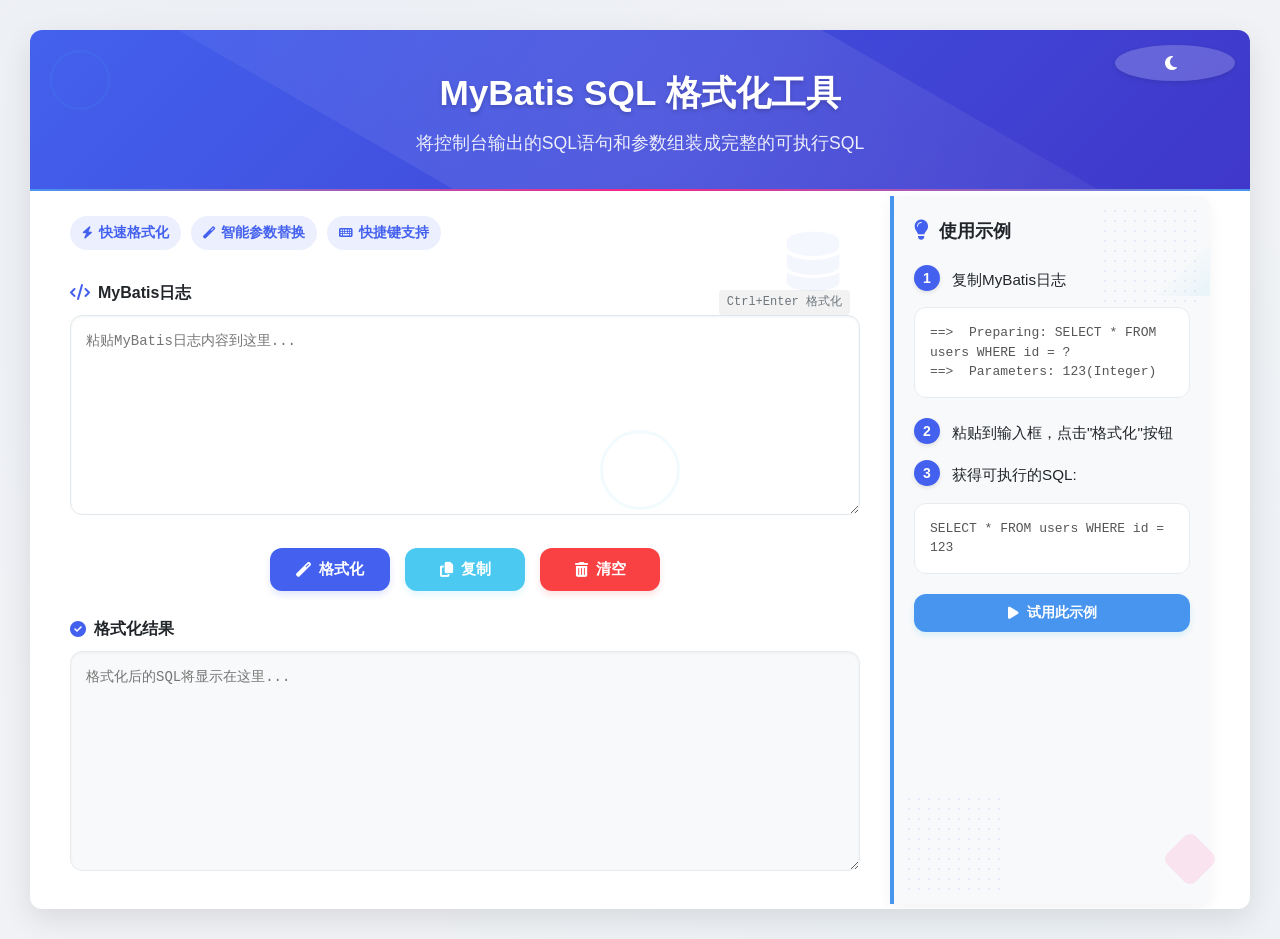
<file: tools/mybatis-format.html>
<!DOCTYPE html>
<html lang="zh-CN">
<head>
    <meta charset="UTF-8">
    <meta name="viewport" content="width=device-width, initial-scale=1.0">
    <title>MyBatis SQL 格式化工具</title>
    <link rel="stylesheet" href="https://cdnjs.cloudflare.com/ajax/libs/font-awesome/6.4.0/css/all.min.css">
    <style>
        :root {
            --primary-color: #4361ee;
            --primary-light: #4895ef;
            --primary-dark: #3f37c9;
            --secondary-color: #f72585;
            --success-color: #4cc9f0;
            --warning-color: #f8961e;
            --danger-color: #f94144;
            --light-color: #f8f9fa;
            --dark-color: #212529;
            --gray-color: #6c757d;
            --border-radius: 12px;
            --box-shadow: 0 10px 30px rgba(0, 0, 0, 0.1);
            --transition: all 0.3s ease;
        }

        * {
            margin: 0;
            padding: 0;
            box-sizing: border-box;
        }

        body {
            font-family: 'Inter', -apple-system, BlinkMacSystemFont, 'Segoe UI', Roboto, sans-serif;
            background: #f0f2f5;
            min-height: 100vh;
            padding: 30px;
            color: var(--dark-color);
            line-height: 1.6;
            background-image: 
                radial-gradient(circle at 25% 25%, rgba(67, 97, 238, 0.03) 0%, transparent 50%),
                radial-gradient(circle at 75% 75%, rgba(76, 201, 240, 0.03) 0%, transparent 50%);
        }

        .container {
            max-width: 1300px;
            margin: 0 auto;
            background: white;
            border-radius: var(--border-radius);
            box-shadow: var(--box-shadow);
            overflow: hidden;
            position: relative;
        }

        .header {
            background: linear-gradient(135deg, var(--primary-color) 0%, var(--primary-dark) 100%);
            color: white;
            padding: 35px 40px;
            text-align: center;
            position: relative;
            overflow: hidden;
        }

        .header::before {
            content: '';
            position: absolute;
            top: -50%;
            left: -50%;
            width: 200%;
            height: 200%;
            background: radial-gradient(circle, rgba(255,255,255,0.1) 0%, rgba(255,255,255,0) 70%);
            transform: rotate(30deg);
            z-index: 1;
        }

        .header::after {
            content: '';
            position: absolute;
            bottom: -2px;
            left: 0;
            width: 100%;
            height: 4px;
            background: linear-gradient(90deg, var(--primary-light), var(--secondary-color), var(--primary-light));
            z-index: 2;
        }

        .header h1 {
            font-size: 2.2em;
            margin-bottom: 10px;
            font-weight: 700;
            position: relative;
            z-index: 2;
            text-shadow: 0 2px 4px rgba(0,0,0,0.2);
        }

        .header p {
            font-size: 1.1em;
            opacity: 0.9;
            line-height: 1.4;
            position: relative;
            z-index: 2;
            max-width: 700px;
            margin: 0 auto;
        }

        .content {
            padding: 5px 40px;
            position: relative;
            display: flex;
            flex-wrap: wrap;
            gap: 30px;
        }

        .main-section {
            flex: 1;
            min-width: 300px;
            position: relative;
        }

        .side-section {
            width: 320px;
            position: relative;
        }

        .input-section {
            margin-bottom: 25px;
            position: relative;
        }

        .input-group {
            margin-bottom: 25px;
            position: relative;
        }

        label {
            display: flex;
            align-items: center;
            margin-bottom: 10px;
            font-weight: 600;
            color: var(--dark-color);
            font-size: 1em;
        }

        label i {
            margin-right: 8px;
            color: var(--primary-color);
        }

        textarea {
            width: 100%;
            padding: 15px;
            border: 1px solid #e1e8ed;
            border-radius: var(--border-radius);
            font-family: 'JetBrains Mono', 'SF Mono', 'Monaco', 'Inconsolata', 'Roboto Mono', monospace;
            font-size: 14px;
            line-height: 1.5;
            resize: vertical;
            transition: var(--transition);
            box-shadow: inset 0 1px 3px rgba(0,0,0,0.05);
        }

        textarea:focus {
            outline: none;
            border-color: var(--primary-color);
            box-shadow: 0 0 0 3px rgba(67, 97, 238, 0.15);
        }

        .sql-input {
            height: 200px;
        }

        .result-output {
            height: 220px;
            background-color: #f8f9fa;
            border-color: #e9ecef;
        }

        .button-group {
            text-align: center;
            margin: 25px 0;
            display: flex;
            gap: 15px;
            justify-content: center;
            flex-wrap: wrap;
        }

        button {
            background: var(--primary-color);
            color: white;
            border: none;
            padding: 12px 24px;
            font-size: 15px;
            border-radius: var(--border-radius);
            cursor: pointer;
            transition: var(--transition);
            font-weight: 600;
            min-width: 120px;
            display: flex;
            align-items: center;
            justify-content: center;
            box-shadow: 0 4px 6px rgba(67, 97, 238, 0.15);
        }

        button i {
            margin-right: 8px;
            font-size: 1em;
        }

        button:hover {
            background: var(--primary-dark);
            transform: translateY(-2px);
            box-shadow: 0 6px 12px rgba(67, 97, 238, 0.2);
        }

        button:active {
            transform: translateY(0);
            box-shadow: 0 2px 4px rgba(67, 97, 238, 0.1);
        }

        .clear-btn {
            background: var(--danger-color);
            box-shadow: 0 4px 6px rgba(249, 65, 68, 0.15);
        }

        .clear-btn:hover {
            background: #e71d36;
            box-shadow: 0 6px 12px rgba(249, 65, 68, 0.2);
        }

        .copy-btn {
            background: var(--success-color);
            box-shadow: 0 4px 6px rgba(76, 201, 240, 0.15);
        }

        .copy-btn:hover {
            background: #3bb4d3;
            box-shadow: 0 6px 12px rgba(76, 201, 240, 0.2);
        }

        .example {
            background: #f8f9fa;
            border-left: 4px solid var(--primary-light);
            padding: 20px;
            border-radius: 0 var(--border-radius) var(--border-radius) 0;
            font-size: 0.95em;
            height: 100%;
            box-shadow: 0 4px 15px rgba(0, 0, 0, 0.05);
            position: relative;
            overflow: hidden;
        }

        .example::before {
            content: '';
            position: absolute;
            top: 0;
            right: 0;
            width: 100px;
            height: 100px;
            background: linear-gradient(135deg, transparent 70%, rgba(76, 201, 240, 0.1) 100%);
            z-index: 1;
        }

        .example h3 {
            color: var(--dark-color);
            margin-bottom: 20px;
            font-size: 1.2em;
            display: flex;
            align-items: center;
        }

        .example h3 i {
            margin-right: 10px;
            color: var(--primary-color);
            font-size: 1.1em;
        }

        .example-content {
            font-family: 'JetBrains Mono', 'Courier New', monospace;
            font-size: 13px;
            line-height: 1.5;
            color: #555;
            white-space: pre-wrap;
            background: #fff;
            padding: 15px;
            border-radius: var(--border-radius);
            border: 1px solid #e9ecef;
            margin-bottom: 20px;
            position: relative;
            z-index: 2;
        }

        .example-step {
            margin-bottom: 15px;
            display: flex;
            align-items: flex-start;
            position: relative;
            z-index: 2;
        }

        .step-number {
            background: var(--primary-color);
            color: white;
            width: 26px;
            height: 26px;
            border-radius: 50%;
            display: flex;
            align-items: center;
            justify-content: center;
            margin-right: 12px;
            font-size: 14px;
            font-weight: bold;
            flex-shrink: 0;
            box-shadow: 0 2px 4px rgba(0, 0, 0, 0.1);
        }

        .step-text {
            flex: 1;
            padding-top: 3px;
        }

        /* Toast notification */
        .toast {
            position: fixed;
            top: 20px;
            right: 20px;
            background: var(--success-color);
            color: white;
            padding: 12px 20px;
            border-radius: var(--border-radius);
            box-shadow: 0 10px 30px rgba(0, 0, 0, 0.15);
            transform: translateX(400px);
            transition: transform 0.3s cubic-bezier(0.175, 0.885, 0.32, 1.275);
            z-index: 1000;
            display: flex;
            align-items: center;
            font-size: 0.95em;
        }

        .toast i {
            margin-right: 10px;
            font-size: 1.1em;
        }

        .toast.show {
            transform: translateX(0);
        }

        /* Custom modal dialog */
        .modal-overlay {
            position: fixed;
            top: 0;
            left: 0;
            right: 0;
            bottom: 0;
            background-color: rgba(0, 0, 0, 0.5);
            display: flex;
            align-items: center;
            justify-content: center;
            z-index: 2000;
            opacity: 0;
            visibility: hidden;
            transition: all 0.3s ease;
        }

        .modal-overlay.show {
            opacity: 1;
            visibility: visible;
        }

        .modal-container {
            background-color: white;
            padding: 25px;
            border-radius: var(--border-radius);
            box-shadow: 0 10px 30px rgba(0, 0, 0, 0.2);
            width: 90%;
            max-width: 400px;
            transform: translateY(-20px);
            transition: all 0.3s ease;
        }

        .modal-overlay.show .modal-container {
            transform: translateY(0);
        }

        .modal-header {
            display: flex;
            align-items: center;
            margin-bottom: 15px;
        }

        .modal-header i {
            font-size: 1.5em;
            margin-right: 12px;
            color: var(--warning-color);
        }

        .modal-header h3 {
            font-size: 1.2em;
            font-weight: 600;
            margin: 0;
        }

        .modal-body {
            margin-bottom: 20px;
            color: var(--dark-color);
        }

        .modal-footer {
            display: flex;
            justify-content: flex-end;
            gap: 10px;
        }

        .modal-btn {
            padding: 8px 16px;
            border-radius: var(--border-radius);
            font-weight: 600;
            cursor: pointer;
            transition: all 0.2s ease;
            border: none;
            font-size: 14px;
        }

        .modal-btn-cancel {
            background-color: #e9ecef;
            color: var(--dark-color);
        }

        .modal-btn-cancel:hover {
            background-color: #dee2e6;
        }

        .modal-btn-confirm {
            background-color: var(--danger-color);
            color: white;
        }

        .modal-btn-confirm:hover {
            background-color: #e71d36;
        }

        /* Dark mode for modal */
        body.dark-mode .modal-container {
            background-color: #2d2d2d;
            color: #e0e0e0;
        }

        body.dark-mode .modal-body {
            color: #e0e0e0;
        }

        body.dark-mode .modal-btn-cancel {
            background-color: #444;
            color: #e0e0e0;
        }

        body.dark-mode .modal-btn-cancel:hover {
            background-color: #555;
        }

        /* Keyboard shortcut hints */
        .shortcut-hint {
            position: absolute;
            right: 10px;
            top: 10px;
            background: rgba(0,0,0,0.05);
            padding: 3px 8px;
            border-radius: 4px;
            font-size: 12px;
            color: var(--gray-color);
            font-family: 'JetBrains Mono', monospace;
        }

        /* Dark mode toggle */
        .theme-toggle {
            position: absolute;
            top: 15px;
            right: 15px;
            z-index: 10;
            background: rgba(255,255,255,0.2);
            border: none;
            color: white;
            width: 36px;
            height: 36px;
            border-radius: 50%;
            display: flex;
            align-items: center;
            justify-content: center;
            cursor: pointer;
            transition: var(--transition);
            font-size: 1em;
            box-shadow: 0 2px 5px rgba(0, 0, 0, 0.1);
        }

        .theme-toggle:hover {
            background: rgba(255,255,255,0.3);
            transform: rotate(15deg);
        }

        /* Decorative elements */
        .decoration {
            position: absolute;
            pointer-events: none;
            opacity: 0.5;
            z-index: 0;
        }

        .decoration-1 {
            top: 20px;
            left: 20px;
            width: 60px;
            height: 60px;
            border: 2px solid var(--primary-light);
            border-radius: 50%;
            opacity: 0.15;
        }

        .decoration-2 {
            bottom: 30px;
            right: 40px;
            width: 40px;
            height: 40px;
            background: var(--secondary-color);
            border-radius: 8px;
            transform: rotate(45deg);
            opacity: 0.1;
        }

        .decoration-3 {
            top: 50%;
            left: 50%;
            width: 80px;
            height: 80px;
            border: 3px solid var(--success-color);
            border-radius: 50%;
            transform: translate(-50%, -50%);
            opacity: 0.08;
        }

        .decoration-dots {
            position: absolute;
            width: 100px;
            height: 100px;
            background-image: radial-gradient(circle, var(--primary-color) 1px, transparent 1px);
            background-size: 10px 10px;
            opacity: 0.1;
        }

        .dots-1 {
            top: 10px;
            right: 10px;
        }

        .dots-2 {
            bottom: 10px;
            left: 10px;
        }

        /* Section decorations */
        .section-decoration {
            position: absolute;
            z-index: 0;
            opacity: 0.05;
        }

        .section-decoration-1 {
            top: 20px;
            right: 20px;
            font-size: 60px;
            color: var(--primary-color);
        }

        .section-decoration-2 {
            bottom: 20px;
            left: 20px;
            font-size: 50px;
            color: var(--success-color);
        }

        /* Feature badges */
        .feature-badges {
            display: flex;
            flex-wrap: wrap;
            gap: 10px;
            margin-top: 20px;
            margin-bottom: 30px;
        }

        .feature-badge {
            background: rgba(67, 97, 238, 0.1);
            color: var(--primary-color);
            padding: 6px 12px;
            border-radius: 20px;
            font-size: 0.85em;
            font-weight: 600;
            display: flex;
            align-items: center;
        }

        .feature-badge i {
            margin-right: 6px;
            font-size: 0.9em;
        }

        /* Dark mode styles */
        body.dark-mode {
            background: #121212;
            color: #e0e0e0;
            background-image: 
                radial-gradient(circle at 25% 25%, rgba(67, 97, 238, 0.05) 0%, transparent 50%),
                radial-gradient(circle at 75% 75%, rgba(76, 201, 240, 0.05) 0%, transparent 50%);
        }

        body.dark-mode .container {
            background: #1e1e1e;
            box-shadow: 0 10px 30px rgba(0, 0, 0, 0.3);
        }

        body.dark-mode .header {
            background: linear-gradient(135deg, #3a0ca3 0%, #4361ee 100%);
        }

        body.dark-mode textarea {
            background: #2d2d2d;
            color: #e0e0e0;
            border-color: #444;
        }

        body.dark-mode .result-output {
            background: #2d2d2d;
            border-color: #444;
        }

        body.dark-mode label {
            color: #e0e0e0;
        }

        body.dark-mode .example {
            background: #2d2d2d;
            border-color: var(--primary-color);
        }

        body.dark-mode .example-content {
            background: #252525;
            color: #ccc;
            border-color: #444;
        }

        body.dark-mode .feature-badge {
            background: rgba(67, 97, 238, 0.15);
            color: #7b96ff;
        }

        .try-example-btn {
            background: var(--primary-light);
            color: white;
            border: none;
            padding: 10px 15px;
            font-size: 14px;
            border-radius: var(--border-radius);
            cursor: pointer;
            transition: var(--transition);
            font-weight: 600;
            display: flex;
            align-items: center;
            justify-content: center;
            margin-top: 15px;
            width: 100%;
            box-shadow: 0 3px 6px rgba(76, 201, 240, 0.2);
        }

        .try-example-btn:hover {
            background: var(--primary-color);
            transform: translateY(-1px);
            box-shadow: 0 4px 8px rgba(76, 201, 240, 0.3);
        }

        @media (max-width: 768px) {
            .content {
                flex-direction: column;
                padding: 20px;
            }
            
            .side-section {
                width: 100%;
                order: -1;
            }
            
            .header {
                padding: 25px 20px;
            }
            
            .header h1 {
                font-size: 1.8em;
            }
            
            .button-group {
                flex-direction: column;
            }
            
            button {
                width: 100%;
            }
            
            .theme-toggle {
                top: 10px;
                right: 10px;
            }
        }
    </style>
</head>
<body>
    <div class="container">
        <button id="themeToggle" class="theme-toggle" title="切换深色/浅色模式">
            <i class="fas fa-moon"></i>
        </button>
        
        <div class="header">
            <h1>MyBatis SQL 格式化工具</h1>
            <p>将控制台输出的SQL语句和参数组装成完整的可执行SQL</p>
        </div>
        
        <div class="content">
            <div class="main-section">
                <!-- Decorative elements -->
                <div class="section-decoration section-decoration-1">
                    <i class="fas fa-database"></i>
                </div>
                <div class="section-decoration section-decoration-2">
                    <i class="fas fa-code"></i>
                </div>
                
                <div class="feature-badges">
                    <div class="feature-badge"><i class="fas fa-bolt"></i> 快速格式化</div>
                    <div class="feature-badge"><i class="fas fa-magic"></i> 智能参数替换</div>
                    <div class="feature-badge"><i class="fas fa-keyboard"></i> 快捷键支持</div>
                </div>
                
                <div class="input-section">
                    <div class="input-group">
                        <label for="logInput"><i class="fas fa-code"></i> MyBatis日志</label>
                        <div class="shortcut-hint">Ctrl+Enter 格式化</div>
                        <textarea id="logInput" class="sql-input" placeholder="粘贴MyBatis日志内容到这里..."></textarea>
                    </div>
                </div>
                
                <div class="button-group">
                    <button onclick="formatSQL()"><i class="fas fa-magic"></i> 格式化</button>
                    <button class="copy-btn" onclick="copyResult()"><i class="fas fa-copy"></i> 复制</button>
                    <button class="clear-btn" onclick="clearAll()"><i class="fas fa-trash-alt"></i> 清空</button>
                </div>
                
                <div class="input-group">
                    <label for="resultOutput"><i class="fas fa-check-circle"></i> 格式化结果</label>
                    <textarea id="resultOutput" class="result-output" readonly placeholder="格式化后的SQL将显示在这里..."></textarea>
                </div>
            </div>
            
            <div class="side-section">
                <div class="example">
                    <!-- Decorative dots -->
                    <div class="decoration-dots dots-1"></div>
                    <div class="decoration-dots dots-2"></div>
                    
                    <h3><i class="fas fa-lightbulb"></i> 使用示例</h3>
                    
                    <div class="example-step">
                        <div class="step-number">1</div>
                        <div class="step-text">复制MyBatis日志</div>
                    </div>
                    
                    <div class="example-content">==>  Preparing: SELECT * FROM users WHERE id = ?
==>  Parameters: 123(Integer)</div>
                    
                    <div class="example-step">
                        <div class="step-number">2</div>
                        <div class="step-text">粘贴到输入框，点击"格式化"按钮</div>
                    </div>
                    
                    <div class="example-step">
                        <div class="step-number">3</div>
                        <div class="step-text">获得可执行的SQL:</div>
                    </div>
                    
                    <div class="example-content">SELECT * FROM users WHERE id = 123</div>
                    
                    <button id="tryExampleBtn" class="try-example-btn">
                        <i class="fas fa-play"></i> 试用此示例
                    </button>
                </div>
            </div>
        </div>
        
        <!-- Decorative elements -->
        <div class="decoration decoration-1"></div>
        <div class="decoration decoration-2"></div>
        <div class="decoration decoration-3"></div>
    </div>
    
    <div id="toast" class="toast"><i class="fas fa-check-circle"></i> 复制成功！</div>
    
    <!-- Custom confirmation modal -->
    <div id="confirmModal" class="modal-overlay">
        <div class="modal-container">
            <div class="modal-header">
                <i class="fas fa-exclamation-triangle"></i>
                <h3>确认清空</h3>
            </div>
            <div class="modal-body">
                <p>确定要清空所有内容吗？</p>
            </div>
            <div class="modal-footer">
                <button id="cancelClear" class="modal-btn modal-btn-cancel">取消</button>
                <button id="confirmClear" class="modal-btn modal-btn-confirm">确定</button>
            </div>
        </div>
    </div>
    
    <script>
        // 初始化主题
        function initTheme() {
            const isDarkMode = localStorage.getItem('darkMode') === 'true';
            if (isDarkMode) {
                document.body.classList.add('dark-mode');
                document.getElementById('themeToggle').innerHTML = '<i class="fas fa-sun"></i>';
            }
        }

        // 切换深色/浅色模式
        function toggleTheme() {
            const body = document.body;
            const themeToggle = document.getElementById('themeToggle');
            
            body.classList.toggle('dark-mode');
            
            if (body.classList.contains('dark-mode')) {
                themeToggle.innerHTML = '<i class="fas fa-sun"></i>';
                localStorage.setItem('darkMode', 'true');
            } else {
                themeToggle.innerHTML = '<i class="fas fa-moon"></i>';
                localStorage.setItem('darkMode', 'false');
            }
        }

        function formatSQL() {
            const logInput = document.getElementById('logInput').value.trim();
            const resultOutput = document.getElementById('resultOutput');
            
            if (!logInput) {
                showToast('请输入MyBatis日志', 'warning');
                return;
            }
            
            try {
                // 解析MyBatis日志
                const logResult = parseMyBatisLog(logInput);
                const sql = logResult.sql;
                const params = logResult.params;
                
                // 替换SQL中的占位符
                let formattedSQL = sql;
                let paramIndex = 0;
                
                // 替换所有的 ? 占位符
                formattedSQL = formattedSQL.replace(/\?/g, function() {
                    if (paramIndex < params.length) {
                        return params[paramIndex++];
                    }
                    return '?'; // 如果参数不够，保持原样
                });
                
                // 格式化SQL
                formattedSQL = beautifySQL(formattedSQL);
                
                resultOutput.value = formattedSQL;
                
                // 检查参数数量是否匹配
                const questionMarks = (sql.match(/\?/g) || []).length;
                if (questionMarks !== params.length) {
                    showToast(`警告：SQL中有${questionMarks}个占位符，但提供了${params.length}个参数`, 'warning');
                } else {
                    showToast('SQL格式化成功！', 'success');
                }
                
            } catch (error) {
                showToast('解析失败：' + error.message, 'error');
            }
        }
        
        function beautifySQL(sql) {
            // 移除多余的空白字符
            sql = sql.replace(/\s+/g, ' ').trim();
            
            // 需要换行的关键字
            const lineBreakKeywords = [
                'SELECT', 'FROM', 'WHERE', 'GROUP BY', 'HAVING', 
                'INSERT', 'INTO', 'VALUES', 'UPDATE', 'SET', 'DELETE',
                'LEFT JOIN', 'RIGHT JOIN', 'INNER JOIN', 'JOIN', 'ON', 'UNION',
                'CASE', 'WHEN', 'THEN', 'ELSE', 'END', 'DISTINCT',
                'ORDER BY', 'LIMIT'
            ];
            
            // 为需要换行的关键字添加换行和缩进
            lineBreakKeywords.forEach(keyword => {
                const regex = new RegExp('\\b' + keyword + '\\b', 'gi');
                sql = sql.replace(regex, (match) => {
                    if (keyword.includes('JOIN') || keyword === 'ON') {
                        return '\n  ' + match.toUpperCase();
                    } else {
                        return '\n' + match.toUpperCase();
                    }
                });
            });
            
            // 处理WHERE条件：AND和OR换行
            sql = sql.replace(/\b(AND|OR)\b/gi, (match) => {
                return '\n    ' + match.toUpperCase();
            });
            
            // 处理逗号后的换行（但不影响函数内的逗号）
            sql = sql.replace(/,(?![^()]*\))/g, ',\n    ');
            
            // 清理多余的空行
            sql = sql.replace(/\n\s*\n/g, '\n');
            
            // 去掉开头的换行符
            sql = sql.replace(/^\n+/, '');
            
            return sql;
        }
        
        function parseMyBatisLog(logStr) {
            const lines = logStr.split('\n').map(line => line.trim()).filter(line => line);
            let sql = '';
            let params = [];
            
            for (const line of lines) {
                // 匹配 Preparing 行（SQL语句）
                const preparingMatch = line.match(/==>\s*Preparing:\s*(.+)$/);
                if (preparingMatch) {
                    sql = preparingMatch[1].trim();
                    continue;
                }
                
                // 匹配 Parameters 行（参数）
                const parametersMatch = line.match(/==>\s*Parameters:\s*(.+)$/);
                if (parametersMatch) {
                    const paramStr = parametersMatch[1].trim();
                    if (paramStr && paramStr !== 'null') {
                        params = parseMyBatisParameters(paramStr);
                    }
                    continue;
                }
            }
            
            if (!sql) {
                throw new Error('未找到SQL语句，请检查日志格式');
            }
            
            return { sql, params };
        }
        
        function parseMyBatisParameters(paramStr) {
            // MyBatis参数格式: HANA(String), 123(Integer), null, true(Boolean)
            const params = [];
            
            // 智能分割参数，处理括号内的逗号
            const parts = smartSplitParameters(paramStr);
            
            for (const part of parts) {
                if (!part) continue;
                
                // 提取类型信息
                const typeMatch = part.match(/\(([^)]+)\)$/);
                const type = typeMatch ? typeMatch[1].trim().toLowerCase() : '';
                
                // 移除类型信息，获取值
                let value = part.replace(/\([^)]+\)$/, '').trim();
                
                // 处理不同类型的值
                if (value.toLowerCase() === 'null') {
                    params.push('NULL');
                } else if (value.toLowerCase() === 'true' || value.toLowerCase() === 'false') {
                    params.push(value.toUpperCase());
                } else if (type.includes('int') && /^-?\d+$/.test(value)) {
                    // 整数类型
                    params.push(value);
                } else if ((type.includes('decimal') || type.includes('double') || type.includes('float')) && /^-?\d+(\.\d+)?$/.test(value)) {
                    // 浮点数类型
                    params.push(value);
                } else {
                    // 字符串类型，添加单引号
                    params.push("'" + value.replace(/'/g, "''") + "'");
                }
            }
            
            return params;
        }
        
        function smartSplitParameters(paramStr) {
            // 基于类型标识的智能分割，以 )后的逗号或空白+逗号为分割点
            const result = [];
            let i = 0;
            
            while (i < paramStr.length) {
                // 跳过开头的空白
                while (i < paramStr.length && /\s/.test(paramStr[i])) {
                    i++;
                }
                
                if (i >= paramStr.length) break;
                
                let paramStart = i;
                let paramEnd = i;
                let foundTypeEnd = false;
                
                // 查找参数结束位置
                while (i < paramStr.length) {
                    if (paramStr[i] === ')') {
                        // 找到类型标识结束
                        paramEnd = i;
                        foundTypeEnd = true;
                        i++;
                        
                        // 跳过 ) 后的空白
                        while (i < paramStr.length && /\s/.test(paramStr[i])) {
                            i++;
                        }
                        
                        // 如果遇到逗号或到达末尾，参数结束
                        if (i >= paramStr.length || paramStr[i] === ',') {
                            if (paramStr[i] === ',') {
                                i++; // 跳过逗号
                            }
                            break;
                        }
                    } else {
                        i++;
                    }
                }
                
                // 如果没有找到类型标识，可能是 null 或其他特殊值
                if (!foundTypeEnd) {
                    // 查找下一个逗号或字符串结束
                    while (i < paramStr.length && paramStr[i] !== ',') {
                        i++;
                    }
                    paramEnd = i - 1;
                    if (paramStr[i] === ',') {
                        i++; // 跳过逗号
                    }
                }
                
                // 提取参数
                const param = paramStr.substring(paramStart, paramEnd + 1).trim();
                if (param) {
                    result.push(param);
                }
            }
            
            return result;
        }
        
        function copyResult() {
            const resultOutput = document.getElementById('resultOutput');
            if (!resultOutput.value.trim()) {
                showToast('没有可复制的内容', 'warning');
                return;
            }
            
            // 使用现代剪贴板API
            if (navigator.clipboard && navigator.clipboard.writeText) {
                navigator.clipboard.writeText(resultOutput.value)
                    .then(() => {
                        showToast('复制成功！', 'success');
                    })
                    .catch(err => {
                        // 如果API失败，回退到传统方法
                        fallbackCopy(resultOutput);
                    });
            } else {
                // 回退到传统方法
                fallbackCopy(resultOutput);
            }
        }
        
        function fallbackCopy(element) {
            element.select();
            document.execCommand('copy');
            showToast('复制成功！', 'success');
        }
        
        function clearAll() {
            const logInput = document.getElementById('logInput');
            const resultOutput = document.getElementById('resultOutput');
            
            if (logInput.value.trim() || resultOutput.value.trim()) {
                showConfirmModal();
            }
        }
        
        function showConfirmModal() {
            const modal = document.getElementById('confirmModal');
            modal.classList.add('show');
            
            // Set up event listeners for the modal buttons
            document.getElementById('cancelClear').onclick = function() {
                hideConfirmModal();
            };
            
            document.getElementById('confirmClear').onclick = function() {
                document.getElementById('logInput').value = '';
                document.getElementById('resultOutput').value = '';
                hideConfirmModal();
                showToast('已清空所有内容', 'info');
            };
            
            // Close modal when clicking outside
            modal.onclick = function(event) {
                if (event.target === modal) {
                    hideConfirmModal();
                }
            };
            
            // Close modal with Escape key
            document.addEventListener('keydown', function(e) {
                if (e.key === 'Escape' && modal.classList.contains('show')) {
                    hideConfirmModal();
                }
            });
        }
        
        function hideConfirmModal() {
            const modal = document.getElementById('confirmModal');
            modal.classList.remove('show');
        }
        
        function showToast(message, type = 'success') {
            const toast = document.getElementById('toast');
            
            // 设置图标和颜色
            let icon = 'fa-check-circle';
            let color = 'var(--success-color)';
            
            if (type === 'warning') {
                icon = 'fa-exclamation-triangle';
                color = 'var(--warning-color)';
            } else if (type === 'error') {
                icon = 'fa-times-circle';
                color = 'var(--danger-color)';
            } else if (type === 'info') {
                icon = 'fa-info-circle';
                color = 'var(--primary-light)';
            }
            
            toast.innerHTML = `<i class="fas ${icon}"></i> ${message}`;
            toast.style.background = color;
            
            toast.classList.add('show');
            setTimeout(() => {
                toast.classList.remove('show');
            }, 3000);
        }
        
        // 键盘快捷键
        document.addEventListener('keydown', function(e) {
            if (e.ctrlKey && e.key === 'Enter') {
                formatSQL();
                e.preventDefault();
            } else if (e.ctrlKey && e.key === 'c' && document.activeElement.id === 'resultOutput') {
                copyResult();
            }
        });
        
        // 初始化
        document.addEventListener('DOMContentLoaded', function() {
            initTheme();
            document.getElementById('themeToggle').addEventListener('click', toggleTheme);
            
            // 添加示例按钮功能
            document.getElementById('tryExampleBtn').addEventListener('click', function() {
                const example = `==>  Preparing: SELECT * FROM users WHERE id = ?
==>  Parameters: 123(Integer)`;
                document.getElementById('logInput').value = example;
                formatSQL();
            });
        });
    </script>
</body>
</html>
</file>
